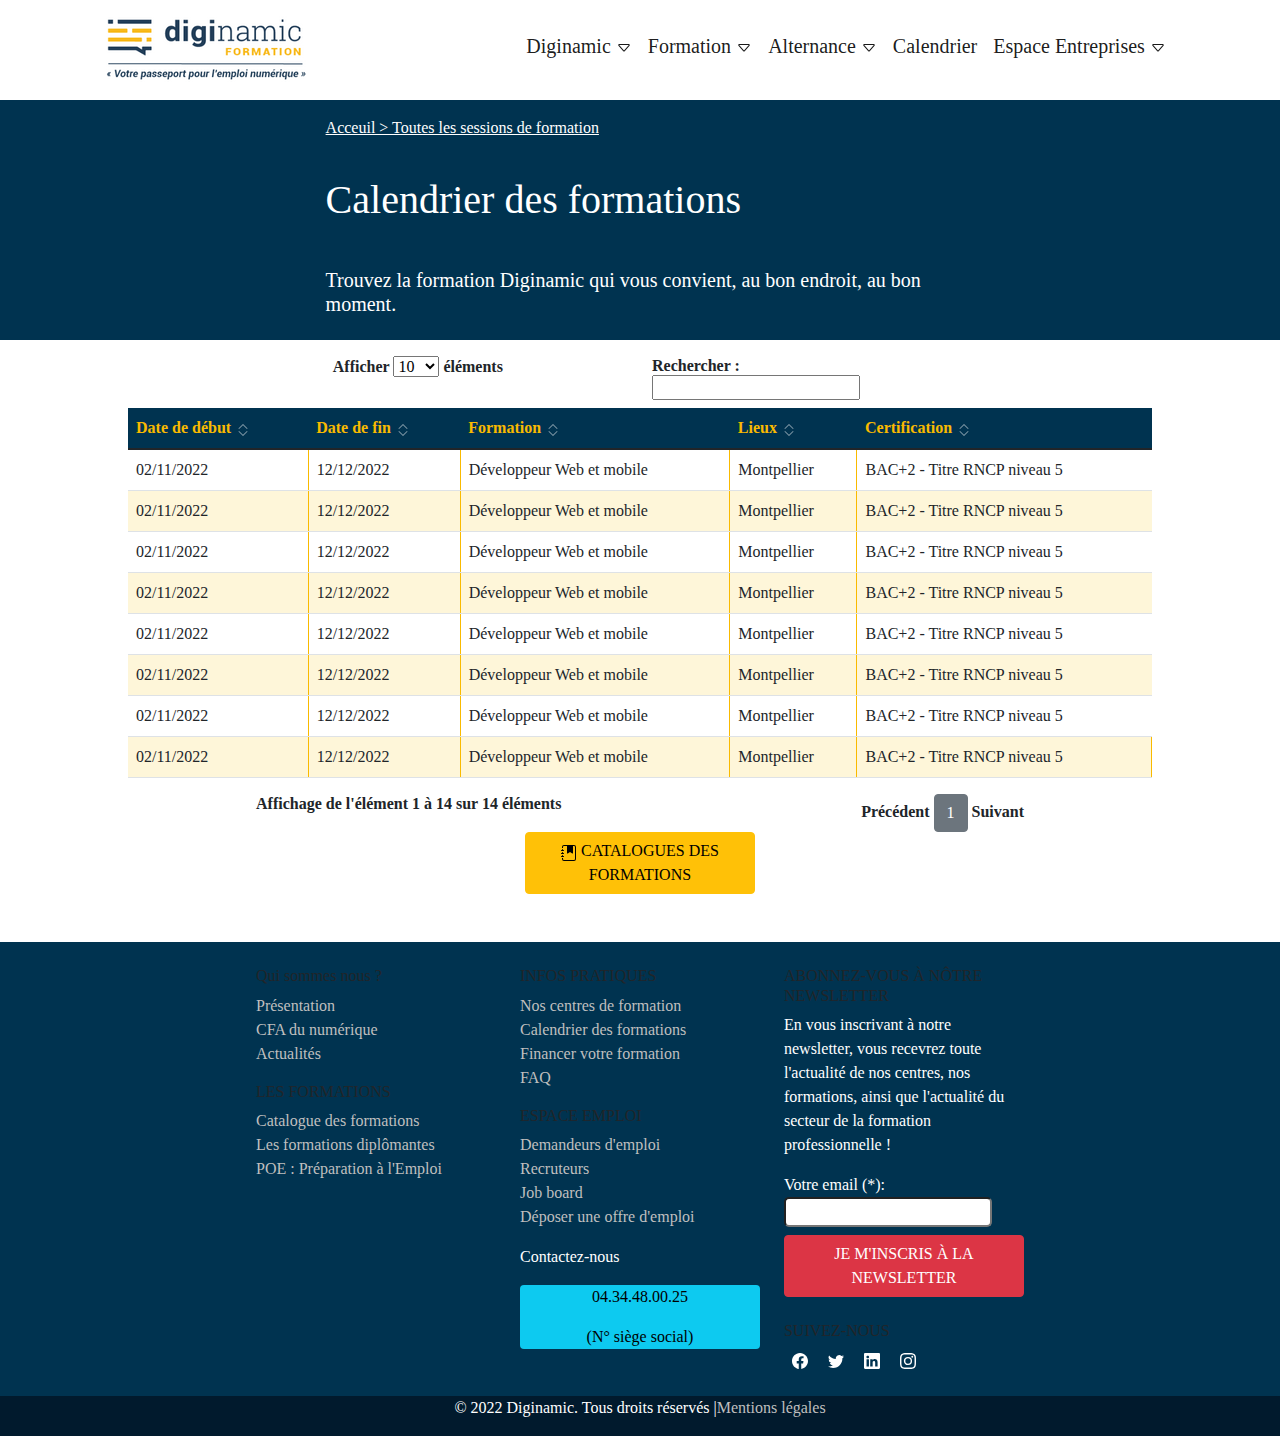
<file: Projet-SCSS/index.html>
<!DOCTYPE html>
<html lang="en">

<head>
    <meta charset="UTF-8">
    <meta http-equiv="X-UA-Compatible" content="IE=edge">
    <meta name="viewport" content="width=device-width, initial-scale=1.0">
    <title>Projet 26-06-2022</title>
    <link rel="stylesheet" href="../css/annuaire.css">
</head>

<body>
    <header class="shadow d-flex justify-content-around">
        <img src="../img/Logo-Diginamic.png" alt="Diginamic - Formation 'Votre passport pour l'emploi numérique'">
        <nav class="navbar navbar-expand-lg navbar-light">

            <button class="navbar-toggler" type="button" data-toggle="collapse" data-target="#navbarNavAltMarkup"
                aria-controls="navbarNavAltMarkup" aria-expanded="false" aria-label="Toggle navigation">
                <span class="navbar-toggler-icon"></span>
            </button>
            <div class="collapse navbar-collapse justify-content-between" id="navbarNavAltMarkup">
                <div class="navbar-nav">
                    <a class="nav-item nav-link active text-blue h5 test" href="pouce.html">Diginamic 
                        <svg
                            xmlns="http://www.w3.org/2000/svg" width="16" height="16" fill="currentColor"
                            class="bi bi-caret-down" viewBox="0 0 16 16">
                            <path
                                d="M3.204 5h9.592L8 10.481 3.204 5zm-.753.659 4.796 5.48a1 1 0 0 0 1.506 0l4.796-5.48c.566-.647.106-1.659-.753-1.659H3.204a1 1 0 0 0-.753 1.659z" />
                        </svg></a>
                    <a class="nav-item nav-link active text-blue h5" href="#">Formation 
                        <svg
                            xmlns="http://www.w3.org/2000/svg" width="16" height="16" fill="currentColor"
                            class="bi bi-caret-down" viewBox="0 0 16 16">
                            <path
                                d="M3.204 5h9.592L8 10.481 3.204 5zm-.753.659 4.796 5.48a1 1 0 0 0 1.506 0l4.796-5.48c.566-.647.106-1.659-.753-1.659H3.204a1 1 0 0 0-.753 1.659z" />
                        </svg></a>
                    <a class="nav-item nav-link active text-blue h5" href="#">Alternance 
                        <svg
                            xmlns="http://www.w3.org/2000/svg" width="16" height="16" fill="currentColor"
                            class="bi bi-caret-down" viewBox="0 0 16 16">
                            <path
                                d="M3.204 5h9.592L8 10.481 3.204 5zm-.753.659 4.796 5.48a1 1 0 0 0 1.506 0l4.796-5.48c.566-.647.106-1.659-.753-1.659H3.204a1 1 0 0 0-.753 1.659z" />
                        </svg></a>
                    <a class="nav-item nav-link active text-blue h5" href="index.html">Calendrier </a>
                    <a class="nav-item nav-link active text-blue h5" href="#">Espace Entreprises 
                        <svg
                            xmlns="http://www.w3.org/2000/svg" width="16" height="16" fill="currentColor"
                            class="bi bi-caret-down" viewBox="0 0 16 16">
                            <path
                                d="M3.204 5h9.592L8 10.481 3.204 5zm-.753.659 4.796 5.48a1 1 0 0 0 1.506 0l4.796-5.48c.566-.647.106-1.659-.753-1.659H3.204a1 1 0 0 0-.753 1.659z" />
                        </svg></a>
                </div>
            </div>
        </nav>
    </header>
    <main class="mb-5">
        <section title="Présentation" class="row background-blue py-3">
            <div class="pad-large">
                <a title="Navigation secondaire" href="#">Acceuil > Toutes les sessions de formation</a>
                <h1 class="text-white">Calendrier des formations</h1>
                <h2 class="text-white h5">Trouvez la formation Diginamic qui vous convient, au bon endroit, au bon
                    moment.</h2>
            </div>
        </section>
        <section class="pad-large mt-3 fw-bold h6 ">
            <section title="navigation tableaux " class="row">
                <div class="col">
                    <label for="Afficher le nombre d'élément dans le tableaux"
                        aria-label="Afficher le nombre d'élément dans le tableaux" class="">
                        Afficher
                        <select name="sessions_length" aria-controls="sessions" class="">
                            <option value="10">10</option>
                            <option value="25">25</option>
                            <option value="50">50</option>
                            <option value="100">100</option>
                        </select>
                        éléments
                    </label>
                </div>
                <div class="col">
                    <label for="Rechercher un élément du tableaux" class="justify-content-end">
                        Rechercher :
                        <input type="text" class="" aria-label="Rechercher">
                    </label>
                </div>
            </section>
        </section>
        <section>
            <table class="table">
                <thead class="background-blue text-yellow border-radius">
                    <tr>
                        <th class="border-right border-warning">Date de début
                            <svg class="text-white-50" xmlns="http://www.w3.org/2000/svg" width="16" height="16"
                                fill="currentColor" class="bi bi-chevron-expand" viewBox="0 0 16 16">
                                <path fill-rule="evenodd"
                                    d="M3.646 9.146a.5.5 0 0 1 .708 0L8 12.793l3.646-3.647a.5.5 0 0 1 .708.708l-4 4a.5.5 0 0 1-.708 0l-4-4a.5.5 0 0 1 0-.708zm0-2.292a.5.5 0 0 0 .708 0L8 3.207l3.646 3.647a.5.5 0 0 0 .708-.708l-4-4a.5.5 0 0 0-.708 0l-4 4a.5.5 0 0 0 0 .708z" />
                            </svg>
                        </th>
                        <th>Date de fin
                            <svg class="text-white-50" xmlns="http://www.w3.org/2000/svg" width="16" height="16"
                                fill="currentColor" class="bi bi-chevron-expand" viewBox="0 0 16 16">
                                <path fill-rule="evenodd"
                                    d="M3.646 9.146a.5.5 0 0 1 .708 0L8 12.793l3.646-3.647a.5.5 0 0 1 .708.708l-4 4a.5.5 0 0 1-.708 0l-4-4a.5.5 0 0 1 0-.708zm0-2.292a.5.5 0 0 0 .708 0L8 3.207l3.646 3.647a.5.5 0 0 0 .708-.708l-4-4a.5.5 0 0 0-.708 0l-4 4a.5.5 0 0 0 0 .708z" />
                            </svg>
                        </th>
                        <th>Formation
                            <svg class="text-white-50" xmlns="http://www.w3.org/2000/svg" width="16" height="16"
                                fill="currentColor" class="bi bi-chevron-expand" viewBox="0 0 16 16">
                                <path fill-rule="evenodd"
                                    d="M3.646 9.146a.5.5 0 0 1 .708 0L8 12.793l3.646-3.647a.5.5 0 0 1 .708.708l-4 4a.5.5 0 0 1-.708 0l-4-4a.5.5 0 0 1 0-.708zm0-2.292a.5.5 0 0 0 .708 0L8 3.207l3.646 3.647a.5.5 0 0 0 .708-.708l-4-4a.5.5 0 0 0-.708 0l-4 4a.5.5 0 0 0 0 .708z" />
                            </svg>
                        </th>
                        <th>Lieux
                            <svg class="text-white-50" xmlns="http://www.w3.org/2000/svg" width="16" height="16"
                                fill="currentColor" class="bi bi-chevron-expand" viewBox="0 0 16 16">
                                <path fill-rule="evenodd"
                                    d="M3.646 9.146a.5.5 0 0 1 .708 0L8 12.793l3.646-3.647a.5.5 0 0 1 .708.708l-4 4a.5.5 0 0 1-.708 0l-4-4a.5.5 0 0 1 0-.708zm0-2.292a.5.5 0 0 0 .708 0L8 3.207l3.646 3.647a.5.5 0 0 0 .708-.708l-4-4a.5.5 0 0 0-.708 0l-4 4a.5.5 0 0 0 0 .708z" />
                            </svg>
                        </th>
                        <th>Certification
                            <svg class="text-white-50" xmlns="http://www.w3.org/2000/svg" width="16" height="16"
                                fill="currentColor" class="bi bi-chevron-expand" viewBox="0 0 16 16">
                                <path fill-rule="evenodd"
                                    d="M3.646 9.146a.5.5 0 0 1 .708 0L8 12.793l3.646-3.647a.5.5 0 0 1 .708.708l-4 4a.5.5 0 0 1-.708 0l-4-4a.5.5 0 0 1 0-.708zm0-2.292a.5.5 0 0 0 .708 0L8 3.207l3.646 3.647a.5.5 0 0 0 .708-.708l-4-4a.5.5 0 0 0-.708 0l-4 4a.5.5 0 0 0 0 .708z" />
                            </svg>
                        </th>
                    </tr>
                </thead>
                <tbody>
                    <tr>
                        <td>02/11/2022</td>
                        <td class="table-border">12/12/2022</td>
                        <td class="table-border">Développeur Web et mobile</td>
                        <td class="table-border">Montpellier</td>
                        <td>BAC+2 - Titre RNCP niveau 5</td>
                    </tr>
                    <tr class="tr-yellow-light">
                        <td>02/11/2022</td>
                        <td class="table-border">12/12/2022</td>
                        <td class="table-border">Développeur Web et mobile</td>
                        <td class="table-border">Montpellier</td>
                        <td>BAC+2 - Titre RNCP niveau 5</td>
                    </tr>
                    <tr>
                        <td>02/11/2022</td>
                        <td class="table-border">12/12/2022</td>
                        <td class="table-border">Développeur Web et mobile</td>
                        <td class="table-border">Montpellier</td>
                        <td>BAC+2 - Titre RNCP niveau 5</td>
                    </tr>
                    <tr class="tr-yellow-light">
                        <td>02/11/2022</td>
                        <td class="table-border">12/12/2022</td>
                        <td class="table-border">Développeur Web et mobile</td>
                        <td class="table-border">Montpellier</td>
                        <td>BAC+2 - Titre RNCP niveau 5</td>
                    </tr>
                    <tr>
                        <td>02/11/2022</td>
                        <td class="table-border">12/12/2022</td>
                        <td class="table-border">Développeur Web et mobile</td>
                        <td class="table-border">Montpellier</td>
                        <td>BAC+2 - Titre RNCP niveau 5</td>
                    </tr>
                    <tr class="tr-yellow-light">
                        <td>02/11/2022</td>
                        <td class="table-border">12/12/2022</td>
                        <td class="table-border">Développeur Web et mobile</td>
                        <td class="table-border">Montpellier</td>
                        <td>BAC+2 - Titre RNCP niveau 5</td>
                    </tr>
                    <tr>
                        <td>02/11/2022</td>
                        <td class="table-border">12/12/2022</td>
                        <td class="table-border">Développeur Web et mobile</td>
                        <td class="table-border">Montpellier</td>
                        <td>BAC+2 - Titre RNCP niveau 5</td>
                    </tr>
                    <tr class="tr-yellow-light">
                        <td>02/11/2022</td>
                        <td class="table-border">12/12/2022</td>
                        <td class="table-border">Développeur Web et mobile</td>
                        <td class="table-border">Montpellier</td>
                        <td class="table-border">BAC+2 - Titre RNCP niveau 5</td>
                    </tr>
                </tbody>
            </table>
        </section>
        <section title="classification des éléments" class="pad-large mt-3 fw-bold h6 justify-content-between ">
            <div class="d-flex">
                <div class="col">
                    <p> Affichage de l'élément 1 à 14 sur 14 éléments</p>
                </div>
                <div class="col d-inherit">
                    <label for="Changer de page" class="">
                        Précédent
                        <button class="btn btn-secondary">1</button>
                        Suivant
                    </label>
                </div>
            </div>

            <button class="btn btn-warning text-uppercase hover"><svg xmlns="http://www.w3.org/2000/svg" width="16"
                    height="16" fill="currentColor" class="bi bi-journal-bookmark-fill" viewBox="0 0 16 16">
                    <path fill-rule="evenodd" d="M6 1h6v7a.5.5 0 0 1-.757.429L9 7.083 6.757 8.43A.5.5 0 0 1 6 8V1z" />
                    <path
                        d="M3 0h10a2 2 0 0 1 2 2v12a2 2 0 0 1-2 2H3a2 2 0 0 1-2-2v-1h1v1a1 1 0 0 0 1 1h10a1 1 0 0 0 1-1V2a1 1 0 0 0-1-1H3a1 1 0 0 0-1 1v1H1V2a2 2 0 0 1 2-2z" />
                    <path
                        d="M1 5v-.5a.5.5 0 0 1 1 0V5h.5a.5.5 0 0 1 0 1h-2a.5.5 0 0 1 0-1H1zm0 3v-.5a.5.5 0 0 1 1 0V8h.5a.5.5 0 0 1 0 1h-2a.5.5 0 0 1 0-1H1zm0 3v-.5a.5.5 0 0 1 1 0v.5h.5a.5.5 0 0 1 0 1h-2a.5.5 0 0 1 0-1H1z" />
                </svg> Catalogues des formations </button>

        </section>

    </main>
    <footer class="background-blue pt-4 pb-4 ">
        <section class="row">
            <div class="col-lg-4 col-sm-12">
                <article>
                    <h3 class="h6">Qui sommes nous ?
                    </h3>
                    <nav>
                        <ul>
                            <li><a href="#">Présentation</a></li>
                            <li><a href="#">CFA du numérique</a></li>
                            <li><a href="#">Actualités</a></li>
                        </ul>
                    </nav>
                </article>
                <article>
                    <h3 class="h6 text-uppercase">Les formations
                    </h3>
                    <nav>
                        <ul>
                            <li><a href="#">Catalogue des formations</a></li>
                            <li><a href="#">Les formations diplômantes</a></li>
                            <li><a href="#">POE : Préparation à l'Emploi</a></li>
                        </ul>
                    </nav>
                </article>
            </div>
            <div class="col-lg-4 col-sm-12 ">
                <article>
                    <h3 class="h6 text-uppercase">Infos pratiques</h3>
                    <nav>
                        <ul>
                            <li><a href="#">Nos centres de formation</a></li>
                            <li><a href="#">Calendrier des formations</a></li>
                            <li><a href="#">Financer votre formation</a></li>
                            <li><a href="#">FAQ</a></li>
                        </ul>
                    </nav>
                </article>
                <article>
                    <h3 class="h6 text-uppercase">Espace emploi</h3>
                    <nav>
                        <ul>
                            <li><a href="#">Demandeurs d'emploi</a></li>
                            <li><a href="#">Recruteurs</a></li>
                            <li><a href="#">Job board</a></li>
                            <li><a href="#">Déposer une offre d'emploi</a></li>
                        </ul>
                    </nav>
                </article>
                <article>
                    <p>Contactez-nous</p>
                    <div class="bg-info rounded-2 text-center">
                        <p class="text-black">04.34.48.00.25</p>
                        <p class="text-black">(N° siège social)</p>
                    </div>
                </article>
            </div>
            <div class="col-lg-4 col-sm-12">
                <article>
                    <h3 class="h6 text-uppercase">Abonnez-vous à nôtre newsletter</h3>
                    <p>En vous inscrivant à notre newsletter, vous recevrez toute l'actualité de nos centres, nos
                        formations,
                        ainsi que l'actualité du secteur de la formation professionnelle !</p>
                    <form>
                        <label class="text-white">Votre email (*):</label>
                        <input type="text">
                        <button class="btn btn-danger text-uppercase mt-2">Je m'inscris à la newsletter</button>
                    </form>
                </article>
                <article class="mt-4">
                    <h3 class="h6 text-uppercase">Suivez-nous</h3>
                    <a>
                        <svg title="twitter" class="text-white mx-2" xmlns="http://www.w3.org/2000/svg" width="16"
                            height="16" fill="currentColor" class="bi bi-facebook" viewBox="0 0 16 16">
                            <path
                                d="M16 8.049c0-4.446-3.582-8.05-8-8.05C3.58 0-.002 3.603-.002 8.05c0 4.017 2.926 7.347 6.75 7.951v-5.625h-2.03V8.05H6.75V6.275c0-2.017 1.195-3.131 3.022-3.131.876 0 1.791.157 1.791.157v1.98h-1.009c-.993 0-1.303.621-1.303 1.258v1.51h2.218l-.354 2.326H9.25V16c3.824-.604 6.75-3.934 6.75-7.951z" />
                        </svg>
                    </a>
                    <a>
                        <svg title="facebook" class="text-white mx-2" xmlns="http://www.w3.org/2000/svg" width="16"
                            height="16" fill="currentColor" class="bi bi-twitter" viewBox="0 0 16 16">
                            <path
                                d="M5.026 15c6.038 0 9.341-5.003 9.341-9.334 0-.14 0-.282-.006-.422A6.685 6.685 0 0 0 16 3.542a6.658 6.658 0 0 1-1.889.518 3.301 3.301 0 0 0 1.447-1.817 6.533 6.533 0 0 1-2.087.793A3.286 3.286 0 0 0 7.875 6.03a9.325 9.325 0 0 1-6.767-3.429 3.289 3.289 0 0 0 1.018 4.382A3.323 3.323 0 0 1 .64 6.575v.045a3.288 3.288 0 0 0 2.632 3.218 3.203 3.203 0 0 1-.865.115 3.23 3.23 0 0 1-.614-.057 3.283 3.283 0 0 0 3.067 2.277A6.588 6.588 0 0 1 .78 13.58a6.32 6.32 0 0 1-.78-.045A9.344 9.344 0 0 0 5.026 15z" />
                        </svg>
                    </a>
                    <a>
                        <svg title="instagram" class="text-white mx-2" xmlns="http://www.w3.org/2000/svg" width="16"
                            height="16" fill="currentColor" class="bi bi-linkedin" viewBox="0 0 16 16">
                            <path
                                d="M0 1.146C0 .513.526 0 1.175 0h13.65C15.474 0 16 .513 16 1.146v13.708c0 .633-.526 1.146-1.175 1.146H1.175C.526 16 0 15.487 0 14.854V1.146zm4.943 12.248V6.169H2.542v7.225h2.401zm-1.2-8.212c.837 0 1.358-.554 1.358-1.248-.015-.709-.52-1.248-1.342-1.248-.822 0-1.359.54-1.359 1.248 0 .694.521 1.248 1.327 1.248h.016zm4.908 8.212V9.359c0-.216.016-.432.08-.586.173-.431.568-.878 1.232-.878.869 0 1.216.662 1.216 1.634v3.865h2.401V9.25c0-2.22-1.184-3.252-2.764-3.252-1.274 0-1.845.7-2.165 1.193v.025h-.016a5.54 5.54 0 0 1 .016-.025V6.169h-2.4c.03.678 0 7.225 0 7.225h2.4z" />
                        </svg>
                    </a>
                    <a>
                        <svg title="linkedin" class="text-white mx-2" xmlns="http://www.w3.org/2000/svg" width="16"
                            height="16" fill="currentColor" class="bi bi-instagram" viewBox="0 0 16 16">
                            <path
                                d="M8 0C5.829 0 5.556.01 4.703.048 3.85.088 3.269.222 2.76.42a3.917 3.917 0 0 0-1.417.923A3.927 3.927 0 0 0 .42 2.76C.222 3.268.087 3.85.048 4.7.01 5.555 0 5.827 0 8.001c0 2.172.01 2.444.048 3.297.04.852.174 1.433.372 1.942.205.526.478.972.923 1.417.444.445.89.719 1.416.923.51.198 1.09.333 1.942.372C5.555 15.99 5.827 16 8 16s2.444-.01 3.298-.048c.851-.04 1.434-.174 1.943-.372a3.916 3.916 0 0 0 1.416-.923c.445-.445.718-.891.923-1.417.197-.509.332-1.09.372-1.942C15.99 10.445 16 10.173 16 8s-.01-2.445-.048-3.299c-.04-.851-.175-1.433-.372-1.941a3.926 3.926 0 0 0-.923-1.417A3.911 3.911 0 0 0 13.24.42c-.51-.198-1.092-.333-1.943-.372C10.443.01 10.172 0 7.998 0h.003zm-.717 1.442h.718c2.136 0 2.389.007 3.232.046.78.035 1.204.166 1.486.275.373.145.64.319.92.599.28.28.453.546.598.92.11.281.24.705.275 1.485.039.843.047 1.096.047 3.231s-.008 2.389-.047 3.232c-.035.78-.166 1.203-.275 1.485a2.47 2.47 0 0 1-.599.919c-.28.28-.546.453-.92.598-.28.11-.704.24-1.485.276-.843.038-1.096.047-3.232.047s-2.39-.009-3.233-.047c-.78-.036-1.203-.166-1.485-.276a2.478 2.478 0 0 1-.92-.598 2.48 2.48 0 0 1-.6-.92c-.109-.281-.24-.705-.275-1.485-.038-.843-.046-1.096-.046-3.233 0-2.136.008-2.388.046-3.231.036-.78.166-1.204.276-1.486.145-.373.319-.64.599-.92.28-.28.546-.453.92-.598.282-.11.705-.24 1.485-.276.738-.034 1.024-.044 2.515-.045v.002zm4.988 1.328a.96.96 0 1 0 0 1.92.96.96 0 0 0 0-1.92zm-4.27 1.122a4.109 4.109 0 1 0 0 8.217 4.109 4.109 0 0 0 0-8.217zm0 1.441a2.667 2.667 0 1 1 0 5.334 2.667 2.667 0 0 1 0-5.334z" />
                        </svg>
                    </a>
                </article>
            </div>
        </section>

    </footer>
    <section class="d-flex bg-mention justify-content-center" title="mentions légal">
        <p class="text-white">© 2022 Diginamic. Tous droits réservés |</p>
        <a class="link-mention" href="#">Mentions légales</a>
    </section>
</body>

</html>
</file>
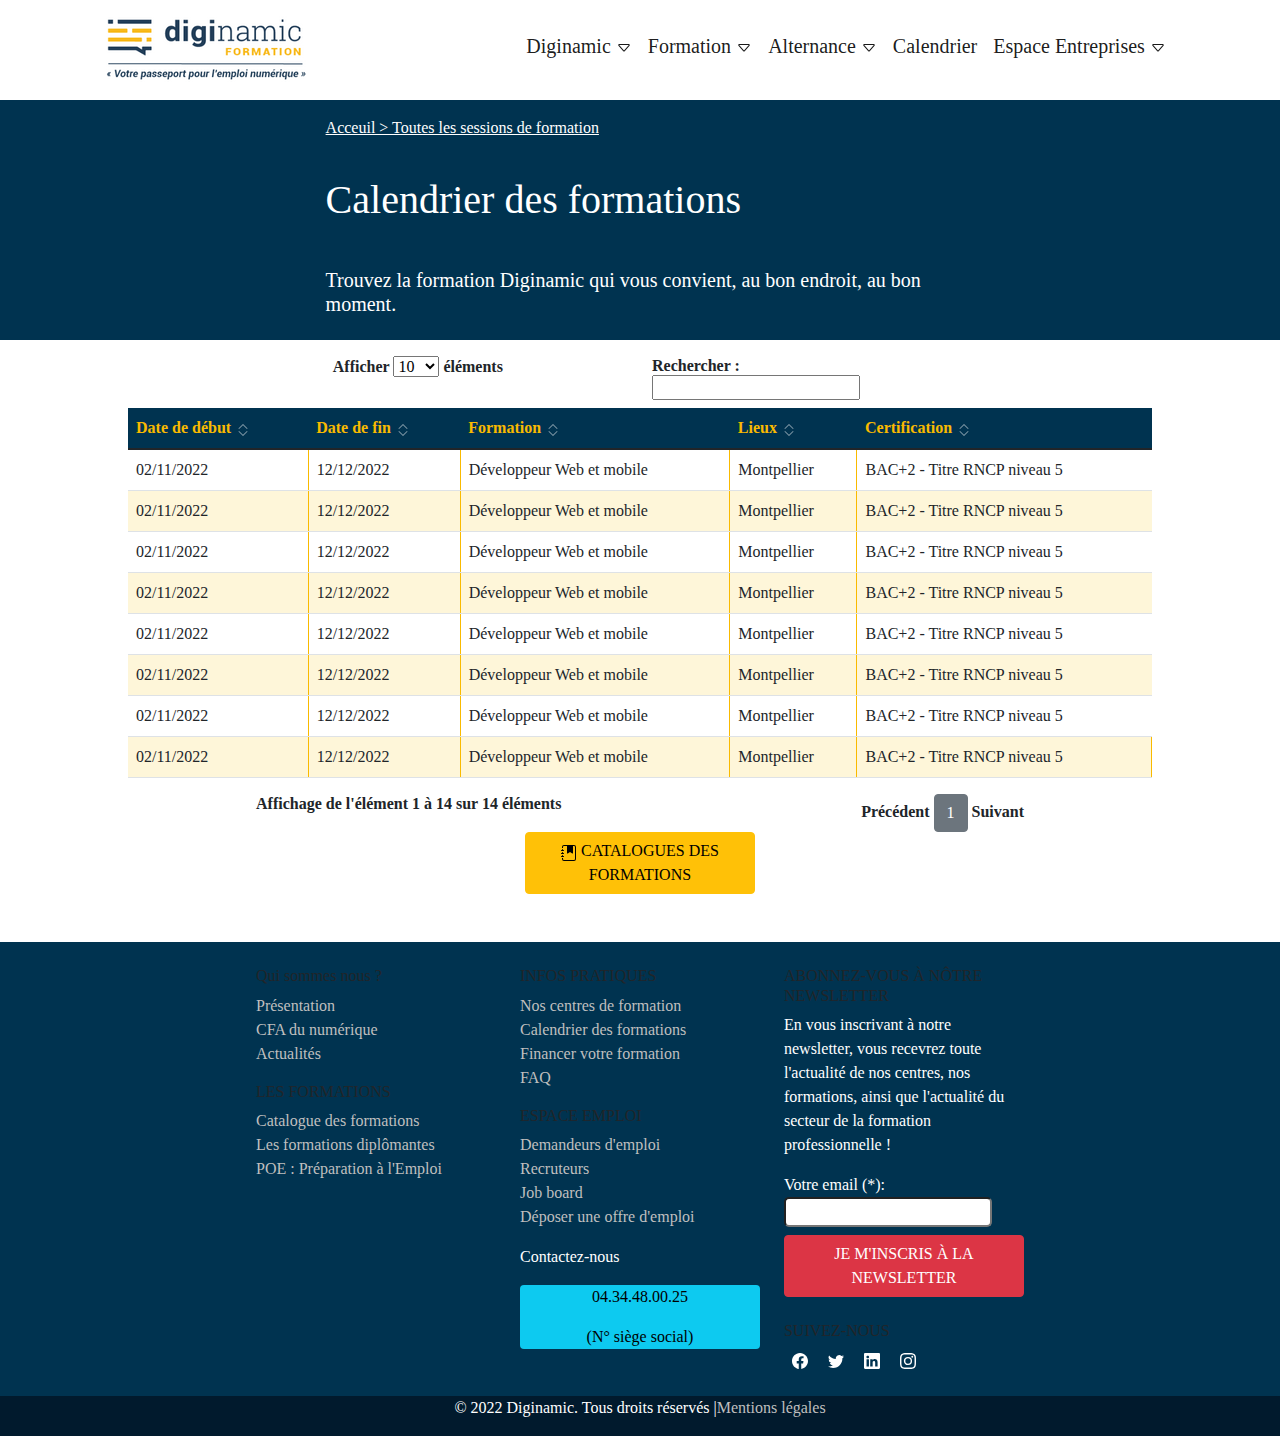
<file: Projet-SCSS/calendrier.html>
<!DOCTYPE html>
<html lang="en">

<head>
    <meta charset="UTF-8">
    <meta http-equiv="X-UA-Compatible" content="IE=edge">
    <meta name="viewport" content="width=device-width, initial-scale=1.0">
    <title>Projet 26-06-2022</title>
    <link rel="stylesheet" href="../css/annuaire.css">
</head>

<body>
    <header class="shadow d-flex justify-content-around">
        <img src="../img/Logo-Diginamic.png" alt="Diginamic - Formation 'Votre passport pour l'emploi numérique'">
        <nav class="navbar navbar-expand-lg navbar-light">

            <button class="navbar-toggler" type="button" data-toggle="collapse">
                <span class="navbar-toggler-icon"></span>
            </button>
            <div class="collapse navbar-collapse justify-content-between" id="navbarNavAltMarkup">
                <div class="navbar-nav">
                    <a class="nav-item nav-link active text-blue h5 test" href="equipe.html">Diginamic 
                        <svg
                            xmlns="http://www.w3.org/2000/svg" width="16" height="16" fill="currentColor"
                            class="bi bi-caret-down" viewBox="0 0 16 16">
                            <path
                                d="M3.204 5h9.592L8 10.481 3.204 5zm-.753.659 4.796 5.48a1 1 0 0 0 1.506 0l4.796-5.48c.566-.647.106-1.659-.753-1.659H3.204a1 1 0 0 0-.753 1.659z" />
                        </svg></a>
                    <a class="nav-item nav-link active text-blue h5" href="#">Formation 
                        <svg
                            xmlns="http://www.w3.org/2000/svg" width="16" height="16" fill="currentColor"
                            class="bi bi-caret-down" viewBox="0 0 16 16">
                            <path
                                d="M3.204 5h9.592L8 10.481 3.204 5zm-.753.659 4.796 5.48a1 1 0 0 0 1.506 0l4.796-5.48c.566-.647.106-1.659-.753-1.659H3.204a1 1 0 0 0-.753 1.659z" />
                        </svg></a>
                    <a class="nav-item nav-link active text-blue h5" href="#">Alternance 
                        <svg
                            xmlns="http://www.w3.org/2000/svg" width="16" height="16" fill="currentColor"
                            class="bi bi-caret-down" viewBox="0 0 16 16">
                            <path
                                d="M3.204 5h9.592L8 10.481 3.204 5zm-.753.659 4.796 5.48a1 1 0 0 0 1.506 0l4.796-5.48c.566-.647.106-1.659-.753-1.659H3.204a1 1 0 0 0-.753 1.659z" />
                        </svg></a>
                    <a class="nav-item nav-link active text-blue h5" href="calendrier.html">Calendrier </a>
                    <a class="nav-item nav-link active text-blue h5" href="#">Espace Entreprises 
                        <svg
                            xmlns="http://www.w3.org/2000/svg" width="16" height="16" fill="currentColor"
                            class="bi bi-caret-down" viewBox="0 0 16 16">
                            <path
                                d="M3.204 5h9.592L8 10.481 3.204 5zm-.753.659 4.796 5.48a1 1 0 0 0 1.506 0l4.796-5.48c.566-.647.106-1.659-.753-1.659H3.204a1 1 0 0 0-.753 1.659z" />
                        </svg></a>
                </div>
            </div>
        </nav>
    </header>
    <main class="mb-5">
        <section title="Présentation" class="row background-blue py-3">
            <div class="pad-large">
                <a title="Navigation secondaire" href="#">Acceuil > Toutes les sessions de formation</a>
                <h1 class="text-white">Calendrier des formations</h1>
                <h2 class="text-white h5">Trouvez la formation Diginamic qui vous convient, au bon endroit, au bon
                    moment.</h2>
            </div>
        </section>
        <section class="pad-large mt-3 fw-bold h6 ">
            <section title="navigation tableaux " class="row">
                <div class="col">
                    <label for="Afficher le nombre d'élément dans le tableaux"
                        aria-label="Afficher le nombre d'élément dans le tableaux" class="">
                        Afficher
                        <select title="liste de nombres" name="sessions_length" aria-controls="sessions">
                            <option value="10">10</option>
                            <option value="25">25</option>
                            <option value="50">50</option>
                            <option value="100">100</option>
                        </select>
                        éléments
                    </label>
                </div>
                <div class="col">
                    <label for="Rechercher un élément du tableaux" class="justify-content-end">
                        Rechercher :
                    </label>
                    <input type="text" aria-label="Rechercher">
                </div>
            </section>
        </section>
        <section>
            <table class="table" title="Tableau des prochaines sessions">
                <thead title="Entète du tableaux." class="background-blue text-yellow border-radius">
                    <tr>
                        <th class="border-right border-warning">Date de début
                            <svg class="text-white-50" xmlns="http://www.w3.org/2000/svg" width="16" height="16"
                                fill="currentColor" class="bi bi-chevron-expand" viewBox="0 0 16 16">
                                <path fill-rule="evenodd"
                                    d="M3.646 9.146a.5.5 0 0 1 .708 0L8 12.793l3.646-3.647a.5.5 0 0 1 .708.708l-4 4a.5.5 0 0 1-.708 0l-4-4a.5.5 0 0 1 0-.708zm0-2.292a.5.5 0 0 0 .708 0L8 3.207l3.646 3.647a.5.5 0 0 0 .708-.708l-4-4a.5.5 0 0 0-.708 0l-4 4a.5.5 0 0 0 0 .708z" />
                            </svg>
                        </th>
                        <th>Date de fin
                            <svg class="text-white-50" xmlns="http://www.w3.org/2000/svg" width="16" height="16"
                                fill="currentColor" class="bi bi-chevron-expand" viewBox="0 0 16 16">
                                <path fill-rule="evenodd"
                                    d="M3.646 9.146a.5.5 0 0 1 .708 0L8 12.793l3.646-3.647a.5.5 0 0 1 .708.708l-4 4a.5.5 0 0 1-.708 0l-4-4a.5.5 0 0 1 0-.708zm0-2.292a.5.5 0 0 0 .708 0L8 3.207l3.646 3.647a.5.5 0 0 0 .708-.708l-4-4a.5.5 0 0 0-.708 0l-4 4a.5.5 0 0 0 0 .708z" />
                            </svg>
                        </th>
                        <th>Formation
                            <svg class="text-white-50" xmlns="http://www.w3.org/2000/svg" width="16" height="16"
                                fill="currentColor" class="bi bi-chevron-expand" viewBox="0 0 16 16">
                                <path fill-rule="evenodd"
                                    d="M3.646 9.146a.5.5 0 0 1 .708 0L8 12.793l3.646-3.647a.5.5 0 0 1 .708.708l-4 4a.5.5 0 0 1-.708 0l-4-4a.5.5 0 0 1 0-.708zm0-2.292a.5.5 0 0 0 .708 0L8 3.207l3.646 3.647a.5.5 0 0 0 .708-.708l-4-4a.5.5 0 0 0-.708 0l-4 4a.5.5 0 0 0 0 .708z" />
                            </svg>
                        </th>
                        <th>Lieux
                            <svg class="text-white-50" xmlns="http://www.w3.org/2000/svg" width="16" height="16"
                                fill="currentColor" class="bi bi-chevron-expand" viewBox="0 0 16 16">
                                <path fill-rule="evenodd"
                                    d="M3.646 9.146a.5.5 0 0 1 .708 0L8 12.793l3.646-3.647a.5.5 0 0 1 .708.708l-4 4a.5.5 0 0 1-.708 0l-4-4a.5.5 0 0 1 0-.708zm0-2.292a.5.5 0 0 0 .708 0L8 3.207l3.646 3.647a.5.5 0 0 0 .708-.708l-4-4a.5.5 0 0 0-.708 0l-4 4a.5.5 0 0 0 0 .708z" />
                            </svg>
                        </th>
                        <th>Certification
                            <svg class="text-white-50" xmlns="http://www.w3.org/2000/svg" width="16" height="16"
                                fill="currentColor" class="bi bi-chevron-expand" viewBox="0 0 16 16">
                                <path fill-rule="evenodd"
                                    d="M3.646 9.146a.5.5 0 0 1 .708 0L8 12.793l3.646-3.647a.5.5 0 0 1 .708.708l-4 4a.5.5 0 0 1-.708 0l-4-4a.5.5 0 0 1 0-.708zm0-2.292a.5.5 0 0 0 .708 0L8 3.207l3.646 3.647a.5.5 0 0 0 .708-.708l-4-4a.5.5 0 0 0-.708 0l-4 4a.5.5 0 0 0 0 .708z" />
                            </svg>
                        </th>
                    </tr>
                </thead>
                <tbody>
                    <tr>
                        <td>02/11/2022</td>
                        <td class="table-border">12/12/2022</td>
                        <td class="table-border">Développeur Web et mobile</td>
                        <td class="table-border">Montpellier</td>
                        <td>BAC+2 - Titre RNCP niveau 5</td>
                    </tr>
                    <tr class="tr-yellow-light">
                        <td>02/11/2022</td>
                        <td class="table-border">12/12/2022</td>
                        <td class="table-border">Développeur Web et mobile</td>
                        <td class="table-border">Montpellier</td>
                        <td>BAC+2 - Titre RNCP niveau 5</td>
                    </tr>
                    <tr>
                        <td>02/11/2022</td>
                        <td class="table-border">12/12/2022</td>
                        <td class="table-border">Développeur Web et mobile</td>
                        <td class="table-border">Montpellier</td>
                        <td>BAC+2 - Titre RNCP niveau 5</td>
                    </tr>
                    <tr class="tr-yellow-light">
                        <td>02/11/2022</td>
                        <td class="table-border">12/12/2022</td>
                        <td class="table-border">Développeur Web et mobile</td>
                        <td class="table-border">Montpellier</td>
                        <td>BAC+2 - Titre RNCP niveau 5</td>
                    </tr>
                    <tr>
                        <td>02/11/2022</td>
                        <td class="table-border">12/12/2022</td>
                        <td class="table-border">Développeur Web et mobile</td>
                        <td class="table-border">Montpellier</td>
                        <td>BAC+2 - Titre RNCP niveau 5</td>
                    </tr>
                    <tr class="tr-yellow-light">
                        <td>02/11/2022</td>
                        <td class="table-border">12/12/2022</td>
                        <td class="table-border">Développeur Web et mobile</td>
                        <td class="table-border">Montpellier</td>
                        <td>BAC+2 - Titre RNCP niveau 5</td>
                    </tr>
                    <tr>
                        <td>02/11/2022</td>
                        <td class="table-border">12/12/2022</td>
                        <td class="table-border">Développeur Web et mobile</td>
                        <td class="table-border">Montpellier</td>
                        <td>BAC+2 - Titre RNCP niveau 5</td>
                    </tr>
                    <tr class="tr-yellow-light">
                        <td>02/11/2022</td>
                        <td class="table-border">12/12/2022</td>
                        <td class="table-border">Développeur Web et mobile</td>
                        <td class="table-border">Montpellier</td>
                        <td class="table-border">BAC+2 - Titre RNCP niveau 5</td>
                    </tr>
                </tbody>
            </table>
        </section>
        <section title="classification des éléments" class="pad-large mt-3 fw-bold h6 justify-content-between ">
            <div class="d-flex">
                <div class="col">
                    <p> Affichage de l'élément 1 à 14 sur 14 éléments</p>
                </div>
                <div class="col d-inherit">
                    <label for="Changer de page" class="">
                        Précédent
                        <button class="btn btn-secondary">1</button>
                        Suivant
                    </label>
                </div>
            </div>

            <button class="btn btn-warning text-uppercase hover"><svg xmlns="http://www.w3.org/2000/svg" width="16"
                    height="16" fill="currentColor" class="bi bi-journal-bookmark-fill" viewBox="0 0 16 16">
                    <path fill-rule="evenodd" d="M6 1h6v7a.5.5 0 0 1-.757.429L9 7.083 6.757 8.43A.5.5 0 0 1 6 8V1z" />
                    <path
                        d="M3 0h10a2 2 0 0 1 2 2v12a2 2 0 0 1-2 2H3a2 2 0 0 1-2-2v-1h1v1a1 1 0 0 0 1 1h10a1 1 0 0 0 1-1V2a1 1 0 0 0-1-1H3a1 1 0 0 0-1 1v1H1V2a2 2 0 0 1 2-2z" />
                    <path
                        d="M1 5v-.5a.5.5 0 0 1 1 0V5h.5a.5.5 0 0 1 0 1h-2a.5.5 0 0 1 0-1H1zm0 3v-.5a.5.5 0 0 1 1 0V8h.5a.5.5 0 0 1 0 1h-2a.5.5 0 0 1 0-1H1zm0 3v-.5a.5.5 0 0 1 1 0v.5h.5a.5.5 0 0 1 0 1h-2a.5.5 0 0 1 0-1H1z" />
                </svg> Catalogues des formations </button>

        </section>

    </main>
    <footer class="background-blue pt-4 pb-4 ">
        <section title='Navigation bas de page.' class="row">
            <div class="col-lg-4 col-sm-12">
                <article>
                    <h3 class="h6">Qui sommes nous ?
                    </h3>
                    <nav>
                        <ul>
                            <li><a href="#">Présentation</a></li>
                            <li><a href="#">CFA du numérique</a></li>
                            <li><a href="#">Actualités</a></li>
                        </ul>
                    </nav>
                </article>
                <article>
                    <h3 class="h6 text-uppercase">Les formations
                    </h3>
                    <nav>
                        <ul>
                            <li><a href="#">Catalogue des formations</a></li>
                            <li><a href="#">Les formations diplômantes</a></li>
                            <li><a href="#">POE : Préparation à l'Emploi</a></li>
                        </ul>
                    </nav>
                </article>
            </div>
            <div class="col-lg-4 col-sm-12 ">
                <article>
                    <h3 class="h6 text-uppercase">Infos pratiques</h3>
                    <nav>
                        <ul>
                            <li><a href="#">Nos centres de formation</a></li>
                            <li><a href="#">Calendrier des formations</a></li>
                            <li><a href="#">Financer votre formation</a></li>
                            <li><a href="#">FAQ</a></li>
                        </ul>
                    </nav>
                </article>
                <article>
                    <h3 class="h6 text-uppercase">Espace emploi</h3>
                    <nav>
                        <ul>
                            <li><a href="#">Demandeurs d'emploi</a></li>
                            <li><a href="#">Recruteurs</a></li>
                            <li><a href="#">Job board</a></li>
                            <li><a href="#">Déposer une offre d'emploi</a></li>
                        </ul>
                    </nav>
                </article>
                <article>
                    <p>Contactez-nous</p>
                    <div class="bg-info rounded-2 text-center">
                        <p class="text-black">04.34.48.00.25</p>
                        <p class="text-black">(N° siège social)</p>
                    </div>
                </article>
            </div>
            <div class="col-lg-4 col-sm-12">
                <article>
                    <h3 class="h6 text-uppercase">Abonnez-vous à nôtre newsletter</h3>
                    <p>En vous inscrivant à notre newsletter, vous recevrez toute l'actualité de nos centres, nos
                        formations,
                        ainsi que l'actualité du secteur de la formation professionnelle !</p>
                    <form>
                        <label class="text-white">Votre email (*):</label>
                        <input type="text">
                        <button class="btn btn-danger text-uppercase mt-2">Je m'inscris à la newsletter</button>
                    </form>
                </article>
                <article class="mt-4">
                    <h3 class="h6 text-uppercase">Suivez-nous</h3>
                    <a>
                        <svg title="twitter" class="text-white mx-2" xmlns="http://www.w3.org/2000/svg" width="16"
                            height="16" fill="currentColor" class="bi bi-facebook" viewBox="0 0 16 16">
                            <path
                                d="M16 8.049c0-4.446-3.582-8.05-8-8.05C3.58 0-.002 3.603-.002 8.05c0 4.017 2.926 7.347 6.75 7.951v-5.625h-2.03V8.05H6.75V6.275c0-2.017 1.195-3.131 3.022-3.131.876 0 1.791.157 1.791.157v1.98h-1.009c-.993 0-1.303.621-1.303 1.258v1.51h2.218l-.354 2.326H9.25V16c3.824-.604 6.75-3.934 6.75-7.951z" />
                        </svg>
                    </a>
                    <a>
                        <svg title="facebook" class="text-white mx-2" xmlns="http://www.w3.org/2000/svg" width="16"
                            height="16" fill="currentColor" class="bi bi-twitter" viewBox="0 0 16 16">
                            <path
                                d="M5.026 15c6.038 0 9.341-5.003 9.341-9.334 0-.14 0-.282-.006-.422A6.685 6.685 0 0 0 16 3.542a6.658 6.658 0 0 1-1.889.518 3.301 3.301 0 0 0 1.447-1.817 6.533 6.533 0 0 1-2.087.793A3.286 3.286 0 0 0 7.875 6.03a9.325 9.325 0 0 1-6.767-3.429 3.289 3.289 0 0 0 1.018 4.382A3.323 3.323 0 0 1 .64 6.575v.045a3.288 3.288 0 0 0 2.632 3.218 3.203 3.203 0 0 1-.865.115 3.23 3.23 0 0 1-.614-.057 3.283 3.283 0 0 0 3.067 2.277A6.588 6.588 0 0 1 .78 13.58a6.32 6.32 0 0 1-.78-.045A9.344 9.344 0 0 0 5.026 15z" />
                        </svg>
                    </a>
                    <a>
                        <svg title="instagram" class="text-white mx-2" xmlns="http://www.w3.org/2000/svg" width="16"
                            height="16" fill="currentColor" class="bi bi-linkedin" viewBox="0 0 16 16">
                            <path
                                d="M0 1.146C0 .513.526 0 1.175 0h13.65C15.474 0 16 .513 16 1.146v13.708c0 .633-.526 1.146-1.175 1.146H1.175C.526 16 0 15.487 0 14.854V1.146zm4.943 12.248V6.169H2.542v7.225h2.401zm-1.2-8.212c.837 0 1.358-.554 1.358-1.248-.015-.709-.52-1.248-1.342-1.248-.822 0-1.359.54-1.359 1.248 0 .694.521 1.248 1.327 1.248h.016zm4.908 8.212V9.359c0-.216.016-.432.08-.586.173-.431.568-.878 1.232-.878.869 0 1.216.662 1.216 1.634v3.865h2.401V9.25c0-2.22-1.184-3.252-2.764-3.252-1.274 0-1.845.7-2.165 1.193v.025h-.016a5.54 5.54 0 0 1 .016-.025V6.169h-2.4c.03.678 0 7.225 0 7.225h2.4z" />
                        </svg>
                    </a>
                    <a>
                        <svg title="linkedin" class="text-white mx-2" xmlns="http://www.w3.org/2000/svg" width="16"
                            height="16" fill="currentColor" class="bi bi-instagram" viewBox="0 0 16 16">
                            <path
                                d="M8 0C5.829 0 5.556.01 4.703.048 3.85.088 3.269.222 2.76.42a3.917 3.917 0 0 0-1.417.923A3.927 3.927 0 0 0 .42 2.76C.222 3.268.087 3.85.048 4.7.01 5.555 0 5.827 0 8.001c0 2.172.01 2.444.048 3.297.04.852.174 1.433.372 1.942.205.526.478.972.923 1.417.444.445.89.719 1.416.923.51.198 1.09.333 1.942.372C5.555 15.99 5.827 16 8 16s2.444-.01 3.298-.048c.851-.04 1.434-.174 1.943-.372a3.916 3.916 0 0 0 1.416-.923c.445-.445.718-.891.923-1.417.197-.509.332-1.09.372-1.942C15.99 10.445 16 10.173 16 8s-.01-2.445-.048-3.299c-.04-.851-.175-1.433-.372-1.941a3.926 3.926 0 0 0-.923-1.417A3.911 3.911 0 0 0 13.24.42c-.51-.198-1.092-.333-1.943-.372C10.443.01 10.172 0 7.998 0h.003zm-.717 1.442h.718c2.136 0 2.389.007 3.232.046.78.035 1.204.166 1.486.275.373.145.64.319.92.599.28.28.453.546.598.92.11.281.24.705.275 1.485.039.843.047 1.096.047 3.231s-.008 2.389-.047 3.232c-.035.78-.166 1.203-.275 1.485a2.47 2.47 0 0 1-.599.919c-.28.28-.546.453-.92.598-.28.11-.704.24-1.485.276-.843.038-1.096.047-3.232.047s-2.39-.009-3.233-.047c-.78-.036-1.203-.166-1.485-.276a2.478 2.478 0 0 1-.92-.598 2.48 2.48 0 0 1-.6-.92c-.109-.281-.24-.705-.275-1.485-.038-.843-.046-1.096-.046-3.233 0-2.136.008-2.388.046-3.231.036-.78.166-1.204.276-1.486.145-.373.319-.64.599-.92.28-.28.546-.453.92-.598.282-.11.705-.24 1.485-.276.738-.034 1.024-.044 2.515-.045v.002zm4.988 1.328a.96.96 0 1 0 0 1.92.96.96 0 0 0 0-1.92zm-4.27 1.122a4.109 4.109 0 1 0 0 8.217 4.109 4.109 0 0 0 0-8.217zm0 1.441a2.667 2.667 0 1 1 0 5.334 2.667 2.667 0 0 1 0-5.334z" />
                        </svg>
                    </a>
                </article>
            </div>
        </section>

    </footer>
    <section class="d-flex bg-mention justify-content-center" title="mentions légal">
        <p class="text-white">© 2022 Diginamic. Tous droits réservés |</p>
        <a class="link-mention" href="#">Mentions légales</a>
    </section>
</body>

</html>
</file>
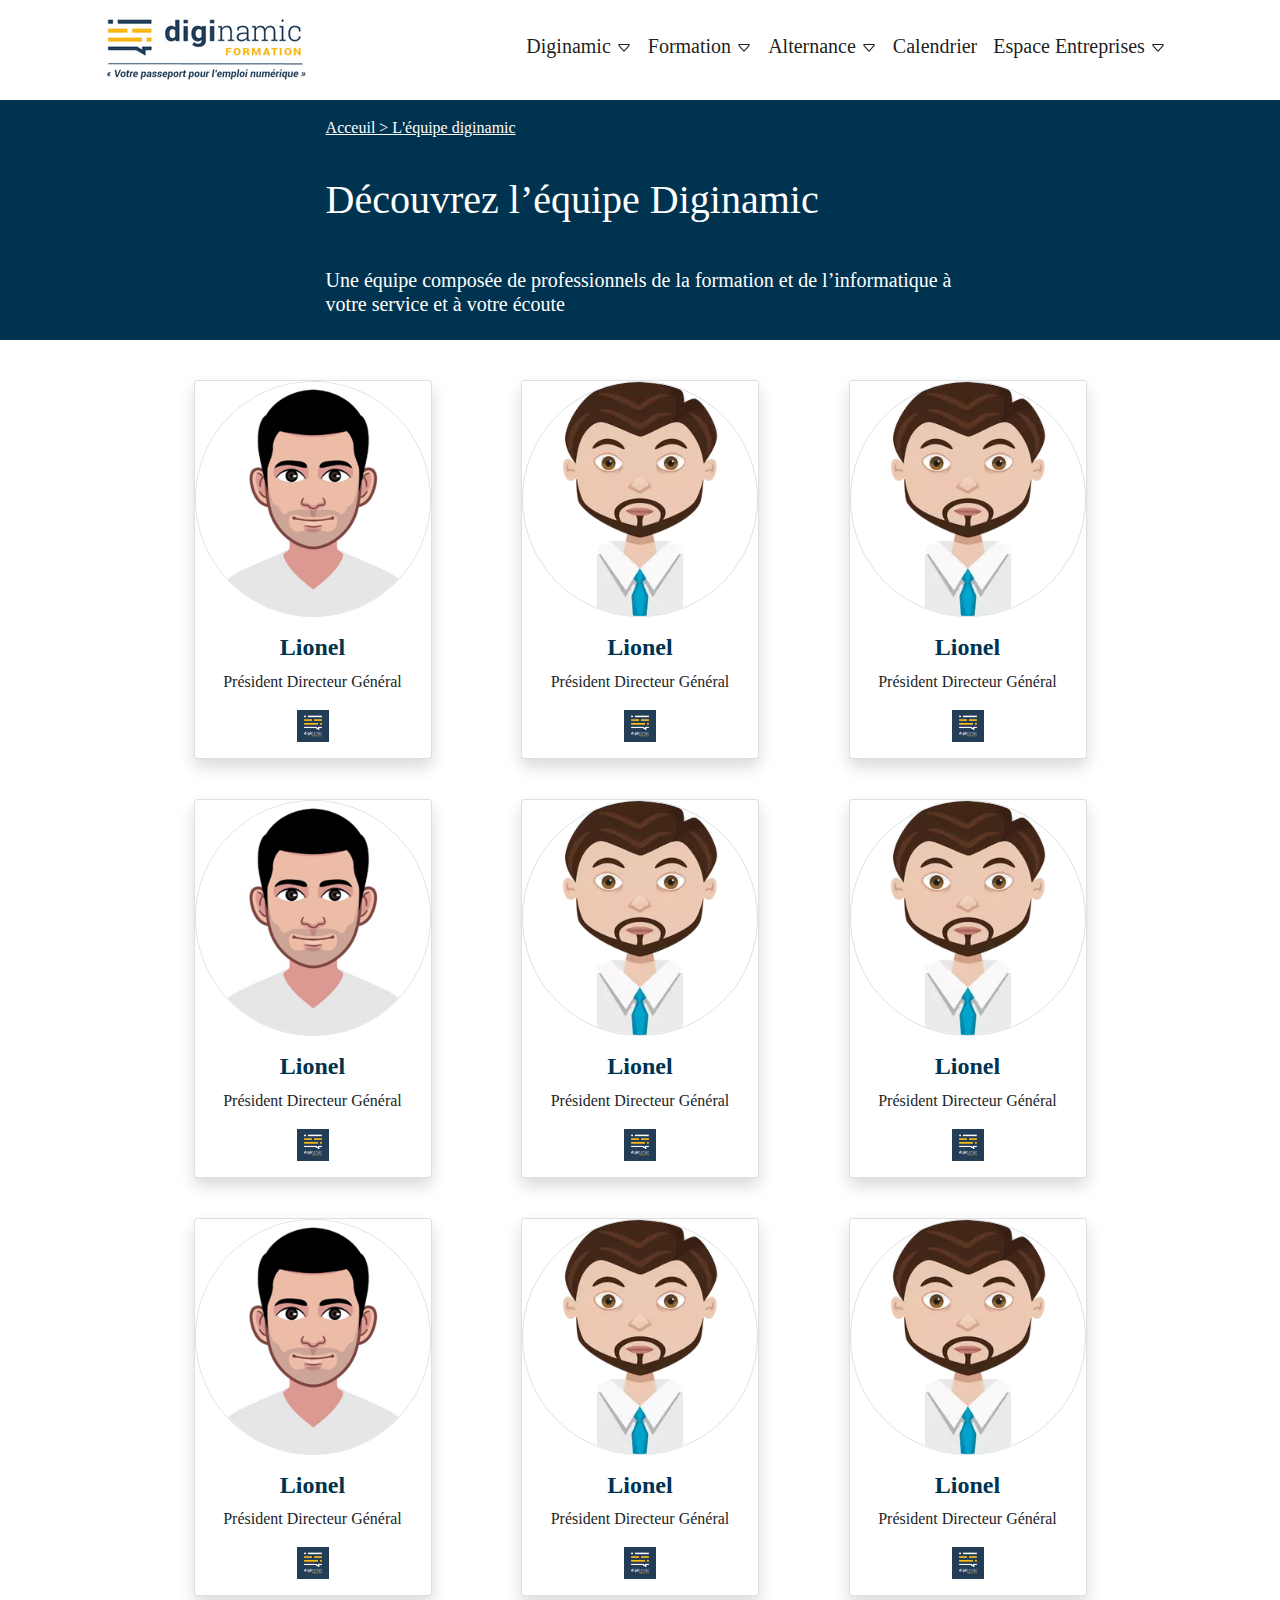
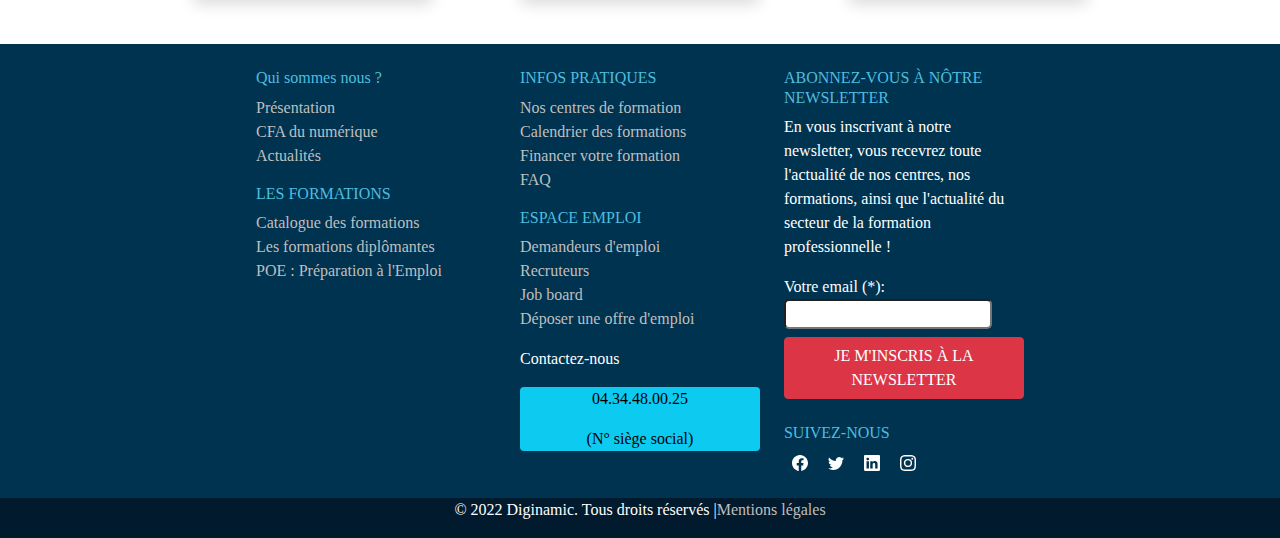
<file: Projet-SCSS/equipe.html>
<!DOCTYPE html>
<html lang="fr">
<head>
    <meta charset="UTF-8">
    <meta http-equiv="X-UA-Compatible" content="IE=edge">
    <meta name="viewport" content="width=device-width, initial-scale=1.0">
    <title>Diginamic</title>
    <link rel="stylesheet" href="../css/annuaire.css">
</head>
<body>
    <header class="shadow d-flex justify-content-around">
        <img src="../img/Logo-Diginamic.png" alt="Diginamic - Formation 'Votre passport pour l'emploi numérique'">
        <nav class="navbar navbar-expand-lg navbar-light">

            <button class="navbar-toggler" type="button" data-toggle="collapse" title="Navigation Principal">
                <span class="navbar-toggler-icon"></span>
            </button>
            <div class="collapse navbar-collapse justify-content-between" id="navbarNavAltMarkup">
                <div class="navbar-nav">
                    <a class="nav-item nav-link active text-blue h5 test" href="equipe.html">Diginamic 
                        <svg
                            xmlns="http://www.w3.org/2000/svg" width="16" height="16" fill="currentColor"
                            class="bi bi-caret-down" viewBox="0 0 16 16">
                            <path
                                d="M3.204 5h9.592L8 10.481 3.204 5zm-.753.659 4.796 5.48a1 1 0 0 0 1.506 0l4.796-5.48c.566-.647.106-1.659-.753-1.659H3.204a1 1 0 0 0-.753 1.659z" />
                        </svg></a>
                    <a class="nav-item nav-link active text-blue h5" href="#">Formation 
                        <svg
                            xmlns="http://www.w3.org/2000/svg" width="16" height="16" fill="currentColor"
                            class="bi bi-caret-down" viewBox="0 0 16 16">
                            <path
                                d="M3.204 5h9.592L8 10.481 3.204 5zm-.753.659 4.796 5.48a1 1 0 0 0 1.506 0l4.796-5.48c.566-.647.106-1.659-.753-1.659H3.204a1 1 0 0 0-.753 1.659z" />
                        </svg></a>
                    <a class="nav-item nav-link active text-blue h5" href="#">Alternance 
                        <svg
                            xmlns="http://www.w3.org/2000/svg" width="16" height="16" fill="currentColor"
                            class="bi bi-caret-down" viewBox="0 0 16 16">
                            <path
                                d="M3.204 5h9.592L8 10.481 3.204 5zm-.753.659 4.796 5.48a1 1 0 0 0 1.506 0l4.796-5.48c.566-.647.106-1.659-.753-1.659H3.204a1 1 0 0 0-.753 1.659z" />
                        </svg></a>
                    <a class="nav-item nav-link active text-blue h5" href="calendrier.html">Calendrier </a>
                    <a class="nav-item nav-link active text-blue h5" href="#">Espace Entreprises 
                        <svg
                            xmlns="http://www.w3.org/2000/svg" width="16" height="16" fill="currentColor"
                            class="bi bi-caret-down" viewBox="0 0 16 16">
                            <path
                                d="M3.204 5h9.592L8 10.481 3.204 5zm-.753.659 4.796 5.48a1 1 0 0 0 1.506 0l4.796-5.48c.566-.647.106-1.659-.753-1.659H3.204a1 1 0 0 0-.753 1.659z" />
                        </svg></a>
                </div>
            </div>
        </nav>
    </header>
    <main class="mb-5">
        <section title="Présentation" class="row background-blue py-3">
         <div class="pad-large">
               <a title="Navigation secondaire" href="#">Acceuil > L'équipe diginamic</a>
               <h1 class="text-white">Découvrez l’équipe Diginamic</h1>
               <h2 class="text-white h5">Une équipe composée de professionnels de la formation et de l’informatique à votre
                   service et à votre écoute</h2>
         </div>
        </section>
        <section title="Trombinoscope équipe diginamic" class="row justify-content-evenly mt-4 mt-sm-4">
            <article class="col-lg-3 mt-3">
                <div class="card shadow text-center">
                    <img class="card-img-top rounded-circle border-1 border" src="../img/1.png"
                        alt="Nom Prénom ( potentielle description )">
                    <div class="card-body">
                        <h3 class="h4 text-blue fw-bold">Lionel </h3>
                        <p class="card-text">Président Directeur Général</p>
                        <img class="size-logo" src="../img/diginamic.webp" alt="">
                    </div>
                </div>
            </article>
            <article class="col-lg-3 mt-3">
                <div class="card shadow text-center">
                    <img class="card-img-top rounded-circle border-1 border" src="../img/2.webp"
                        alt="Nom Prénom ( potentielle description )">
                    <div class="card-body">
                        <h3 class="h4 text-blue fw-bold">Lionel </h3>
                        <p class="card-text">Président Directeur Général</p>
                        <img class="size-logo" src="../img/diginamic.webp" alt="">
                    </div>
                </div>
            </article>
            <article class="col-lg-3 mt-3">
                <div class="card shadow text-center">
                    <img class="card-img-top rounded-circle border-1 border" src="../img/2.webp"
                        alt="Nom Prénom ( potentielle description )">
                    <div class="card-body">
                        <h3 class="h4 text-blue fw-bold">Lionel </h3>
                        <p class="card-text">Président Directeur Général</p>
                        <img class="size-logo" src="../img/diginamic.webp" alt="">
                    </div>
                </div>
            </article>
        </section>
        <section title="Trombinoscope équipe diginamic" class="row justify-content-evenly mt-4 mt-sm-4">
            <article class="col-lg-3 mt-3">
                <div class="card shadow text-center">
                    <img class="card-img-top rounded-circle border-1 border" src="../img/1.png"
                        alt="Nom Prénom ( potentielle description )">
                    <div class="card-body">
                        <h3 class="h4 text-blue fw-bold">Lionel </h3>
                        <p class="card-text">Président Directeur Général</p>
                        <img class="size-logo" src="../img/diginamic.webp" alt="">
                    </div>
                </div>
            </article>
            <article class="col-lg-3 mt-3">
                <div class="card shadow text-center">
                    <img class="card-img-top rounded-circle border-1 border" src="../img/2.webp"
                        alt="Nom Prénom ( potentielle description )">
                    <div class="card-body">
                        <h3 class="h4 text-blue fw-bold">Lionel </h3>
                        <p class="card-text">Président Directeur Général</p>
                        <img class="size-logo" src="../img/diginamic.webp" alt="">
                    </div>
                </div>
            </article>
            <article class="col-lg-3 mt-3">
                <div class="card shadow text-center">
                    <img class="card-img-top rounded-circle border-1 border" src="../img/2.webp"
                        alt="Nom Prénom ( potentielle description )">
                    <div class="card-body">
                        <h3 class="h4 text-blue fw-bold">Lionel </h3>
                        <p class="card-text">Président Directeur Général</p>
                        <img class="size-logo" src="../img/diginamic.webp" alt="">
                    </div>
                </div>
            </article>
        </section>
        <section title="Trombinoscope équipe diginamic" class="row justify-content-evenly mt-4 mt-sm-4">
            <article class="col-lg-3 mt-3">
                <div class="card shadow text-center">
                    <img class="card-img-top rounded-circle border-1 border" src="../img/1.png"
                        alt="Nom Prénom ( potentielle description )">
                    <div class="card-body">
                        <h3 class="h4 text-blue fw-bold">Lionel </h3>
                        <p class="card-text">Président Directeur Général</p>
                        <img class="size-logo" src="../img/diginamic.webp" alt="">
                    </div>
                </div>
            </article>
            <article class="col-lg-3 mt-3">
                <div class="card shadow text-center">
                    <img class="card-img-top rounded-circle border-1 border" src="../img/2.webp"
                        alt="Nom Prénom ( potentielle description )">
                    <div class="card-body">
                        <h3 class="h4 text-blue fw-bold">Lionel </h3>
                        <p class="card-text">Président Directeur Général</p>
                        <img class="size-logo" src="../img/diginamic.webp" alt="">
                    </div>
                </div>
            </article>
            <article class="col-lg-3 mt-3">
                <div class="card shadow text-center">
                    <img class="card-img-top rounded-circle border-1 border" src="../img/2.webp"
                        alt="Nom Prénom ( potentielle description )">
                    <div class="card-body">
                        <h3 class="h4 text-blue fw-bold">Lionel </h3>
                        <p class="card-text">Président Directeur Général</p>
                        <img class="size-logo" src="../img/diginamic.webp" alt="">
                    </div>
                </div>
            </article>
        </section>
    </main>
    <footer class="background-blue pt-4 pb-4 ">
        <section title="Navigation de bas de page." class="row">
            <div class="col-lg-4 col-sm-12">
                <article>
                    <h2 class="h6">Qui sommes nous ?
                    </h2>
                    <nav>
                        <ul>
                            <li><a href="#">Présentation</a></li>
                            <li><a href="#">CFA du numérique</a></li>
                            <li><a href="#">Actualités</a></li>
                        </ul>
                    </nav>
                </article>
                <article>
                    <h2 class="h6 text-uppercase">Les formations
                    </h2>
                    <nav>
                        <ul>
                            <li><a href="#">Catalogue des formations</a></li>
                            <li><a href="#">Les formations diplômantes</a></li>
                            <li><a href="#">POE : Préparation à l'Emploi</a></li>
                        </ul>
                    </nav>
                </article>
            </div>
            <div class="col-lg-4 col-sm-12 ">
                <article>
                    <h2 class="h6 text-uppercase">Infos pratiques</h2>
                    <nav>
                        <ul>
                            <li><a href="#">Nos centres de formation</a></li>
                            <li><a href="#">Calendrier des formations</a></li>
                            <li><a href="#">Financer votre formation</a></li>
                            <li><a href="#">FAQ</a></li>
                        </ul>
                    </nav>
                </article>
                <article>
                    <h2 class="h6 text-uppercase">Espace emploi</h2>
                    <nav>
                        <ul>
                            <li><a href="#">Demandeurs d'emploi</a></li>
                            <li><a href="#">Recruteurs</a></li>
                            <li><a href="#">Job board</a></li>
                            <li><a href="#">Déposer une offre d'emploi</a></li>
                        </ul>
                    </nav>
                </article>
                <article>
                    <p>Contactez-nous</p>
                    <div class="bg-info rounded-2 text-center">
                        <p class="text-black">04.34.48.00.25</p>
                        <p class="text-black">(N° siège social)</p>
                    </div>
                </article>
            </div>
            <div class="col-lg-4 col-sm-12">
                <article>
                    <h2 class="h6 text-uppercase">Abonnez-vous à nôtre newsletter</h2>
                    <p>En vous inscrivant à notre newsletter, vous recevrez toute l'actualité de nos centres, nos
                        formations,
                        ainsi que l'actualité du secteur de la formation professionnelle !</p>
                    <form>
                        <label class="text-white">Votre email (*):</label>
                        <input type="text">
                        <button class="btn btn-danger text-uppercase mt-2">Je m'inscris à la newsletter</button>
                    </form>
                </article>
                <article class="mt-4">
                    <h2 class="h6 text-uppercase">Suivez-nous</h2>
                    <a>
                        <svg title="twitter" class="text-white mx-2" xmlns="http://www.w3.org/2000/svg" width="16"
                            height="16" fill="currentColor" class="bi bi-facebook" viewBox="0 0 16 16">
                            <path
                                d="M16 8.049c0-4.446-3.582-8.05-8-8.05C3.58 0-.002 3.603-.002 8.05c0 4.017 2.926 7.347 6.75 7.951v-5.625h-2.03V8.05H6.75V6.275c0-2.017 1.195-3.131 3.022-3.131.876 0 1.791.157 1.791.157v1.98h-1.009c-.993 0-1.303.621-1.303 1.258v1.51h2.218l-.354 2.326H9.25V16c3.824-.604 6.75-3.934 6.75-7.951z" />
                        </svg>
                    </a>
                    <a>
                        <svg title="facebook" class="text-white mx-2" xmlns="http://www.w3.org/2000/svg" width="16"
                            height="16" fill="currentColor" class="bi bi-twitter" viewBox="0 0 16 16">
                            <path
                                d="M5.026 15c6.038 0 9.341-5.003 9.341-9.334 0-.14 0-.282-.006-.422A6.685 6.685 0 0 0 16 3.542a6.658 6.658 0 0 1-1.889.518 3.301 3.301 0 0 0 1.447-1.817 6.533 6.533 0 0 1-2.087.793A3.286 3.286 0 0 0 7.875 6.03a9.325 9.325 0 0 1-6.767-3.429 3.289 3.289 0 0 0 1.018 4.382A3.323 3.323 0 0 1 .64 6.575v.045a3.288 3.288 0 0 0 2.632 3.218 3.203 3.203 0 0 1-.865.115 3.23 3.23 0 0 1-.614-.057 3.283 3.283 0 0 0 3.067 2.277A6.588 6.588 0 0 1 .78 13.58a6.32 6.32 0 0 1-.78-.045A9.344 9.344 0 0 0 5.026 15z" />
                        </svg>
                    </a>
                    <a>
                        <svg title="instagram" class="text-white mx-2" xmlns="http://www.w3.org/2000/svg" width="16"
                            height="16" fill="currentColor" class="bi bi-linkedin" viewBox="0 0 16 16">
                            <path
                                d="M0 1.146C0 .513.526 0 1.175 0h13.65C15.474 0 16 .513 16 1.146v13.708c0 .633-.526 1.146-1.175 1.146H1.175C.526 16 0 15.487 0 14.854V1.146zm4.943 12.248V6.169H2.542v7.225h2.401zm-1.2-8.212c.837 0 1.358-.554 1.358-1.248-.015-.709-.52-1.248-1.342-1.248-.822 0-1.359.54-1.359 1.248 0 .694.521 1.248 1.327 1.248h.016zm4.908 8.212V9.359c0-.216.016-.432.08-.586.173-.431.568-.878 1.232-.878.869 0 1.216.662 1.216 1.634v3.865h2.401V9.25c0-2.22-1.184-3.252-2.764-3.252-1.274 0-1.845.7-2.165 1.193v.025h-.016a5.54 5.54 0 0 1 .016-.025V6.169h-2.4c.03.678 0 7.225 0 7.225h2.4z" />
                        </svg>
                    </a>
                    <a>
                        <svg title="linkedin" class="text-white mx-2" xmlns="http://www.w3.org/2000/svg" width="16"
                            height="16" fill="currentColor" class="bi bi-instagram" viewBox="0 0 16 16">
                            <path
                                d="M8 0C5.829 0 5.556.01 4.703.048 3.85.088 3.269.222 2.76.42a3.917 3.917 0 0 0-1.417.923A3.927 3.927 0 0 0 .42 2.76C.222 3.268.087 3.85.048 4.7.01 5.555 0 5.827 0 8.001c0 2.172.01 2.444.048 3.297.04.852.174 1.433.372 1.942.205.526.478.972.923 1.417.444.445.89.719 1.416.923.51.198 1.09.333 1.942.372C5.555 15.99 5.827 16 8 16s2.444-.01 3.298-.048c.851-.04 1.434-.174 1.943-.372a3.916 3.916 0 0 0 1.416-.923c.445-.445.718-.891.923-1.417.197-.509.332-1.09.372-1.942C15.99 10.445 16 10.173 16 8s-.01-2.445-.048-3.299c-.04-.851-.175-1.433-.372-1.941a3.926 3.926 0 0 0-.923-1.417A3.911 3.911 0 0 0 13.24.42c-.51-.198-1.092-.333-1.943-.372C10.443.01 10.172 0 7.998 0h.003zm-.717 1.442h.718c2.136 0 2.389.007 3.232.046.78.035 1.204.166 1.486.275.373.145.64.319.92.599.28.28.453.546.598.92.11.281.24.705.275 1.485.039.843.047 1.096.047 3.231s-.008 2.389-.047 3.232c-.035.78-.166 1.203-.275 1.485a2.47 2.47 0 0 1-.599.919c-.28.28-.546.453-.92.598-.28.11-.704.24-1.485.276-.843.038-1.096.047-3.232.047s-2.39-.009-3.233-.047c-.78-.036-1.203-.166-1.485-.276a2.478 2.478 0 0 1-.92-.598 2.48 2.48 0 0 1-.6-.92c-.109-.281-.24-.705-.275-1.485-.038-.843-.046-1.096-.046-3.233 0-2.136.008-2.388.046-3.231.036-.78.166-1.204.276-1.486.145-.373.319-.64.599-.92.28-.28.546-.453.92-.598.282-.11.705-.24 1.485-.276.738-.034 1.024-.044 2.515-.045v.002zm4.988 1.328a.96.96 0 1 0 0 1.92.96.96 0 0 0 0-1.92zm-4.27 1.122a4.109 4.109 0 1 0 0 8.217 4.109 4.109 0 0 0 0-8.217zm0 1.441a2.667 2.667 0 1 1 0 5.334 2.667 2.667 0 0 1 0-5.334z" />
                        </svg>
                    </a>
                </article>
            </div>
        </section>
    </footer>
    <section class="d-flex bg-mention justify-content-center" title="mentions légal">
        <p class="text-white">© 2022 Diginamic. Tous droits réservés |</p>
        <a class="link-mention" href="#">Mentions légales</a>
    </section>
</body>
</html>
</file>
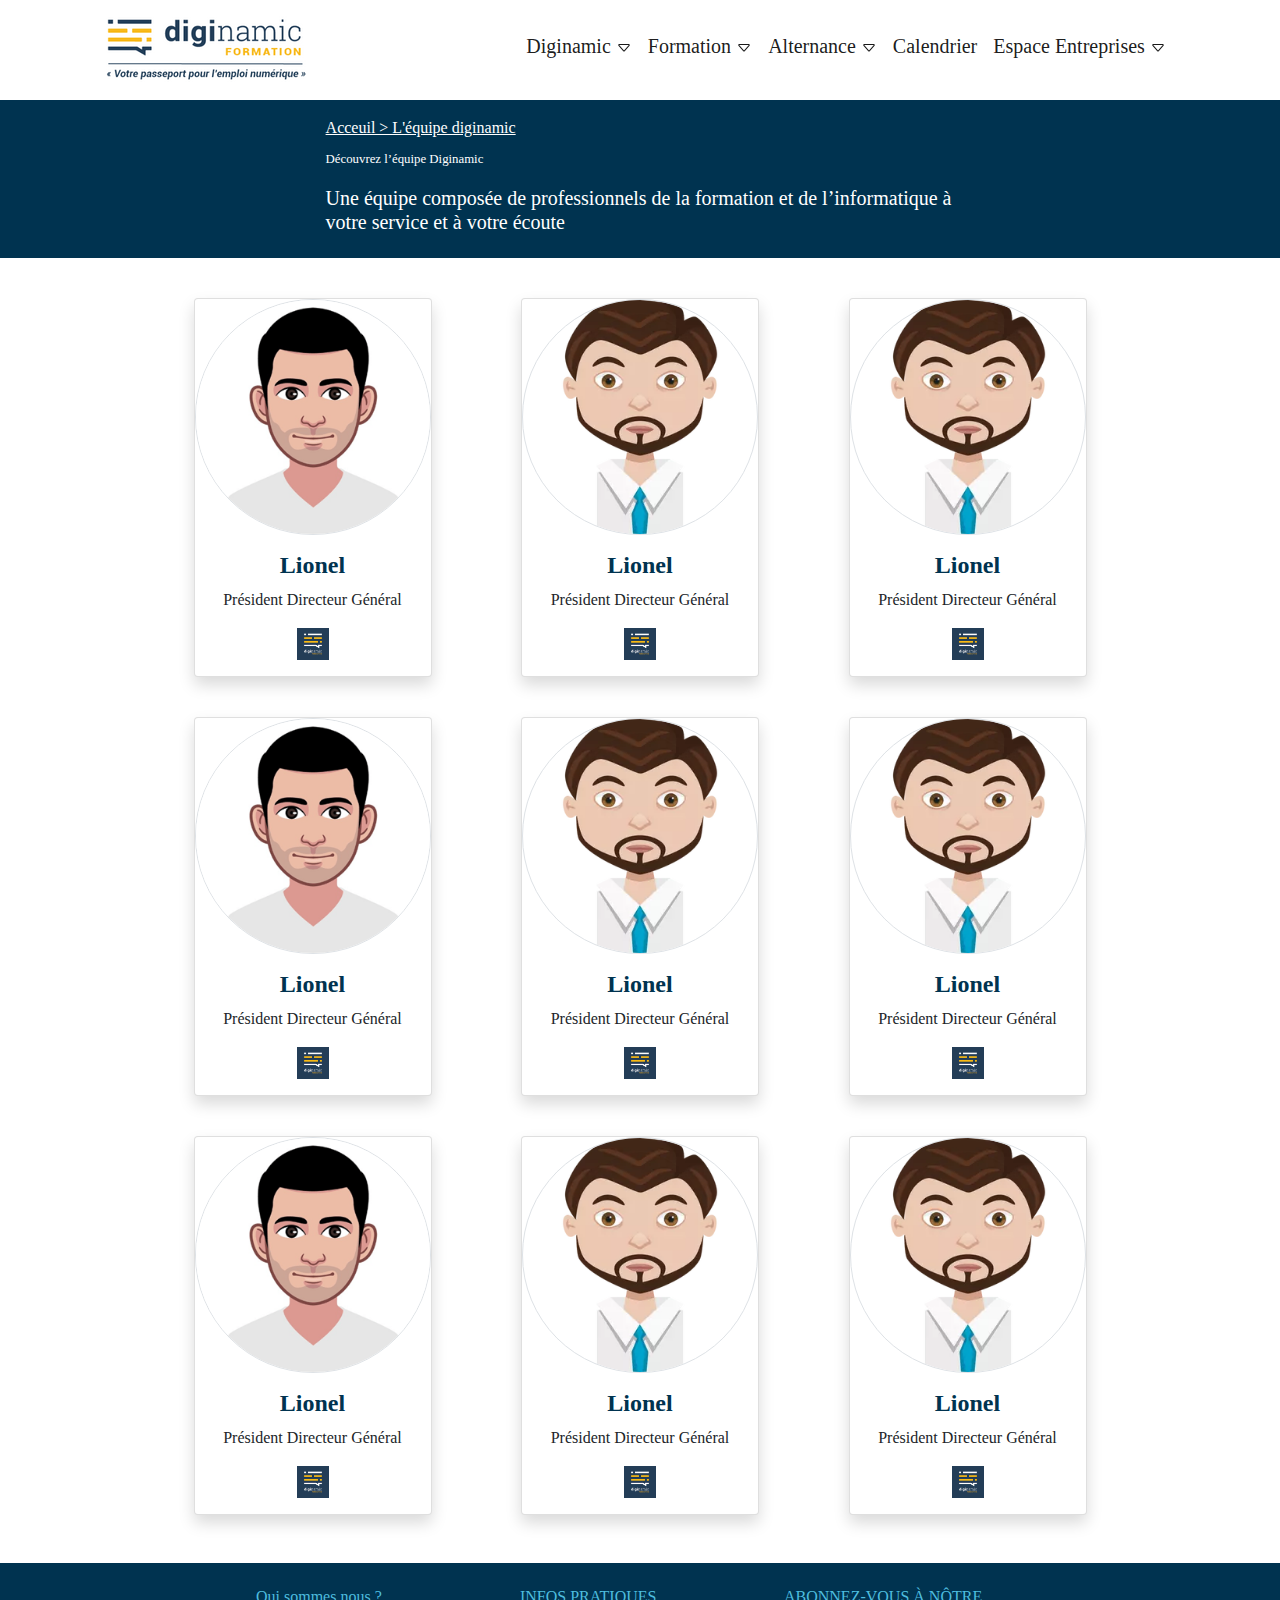
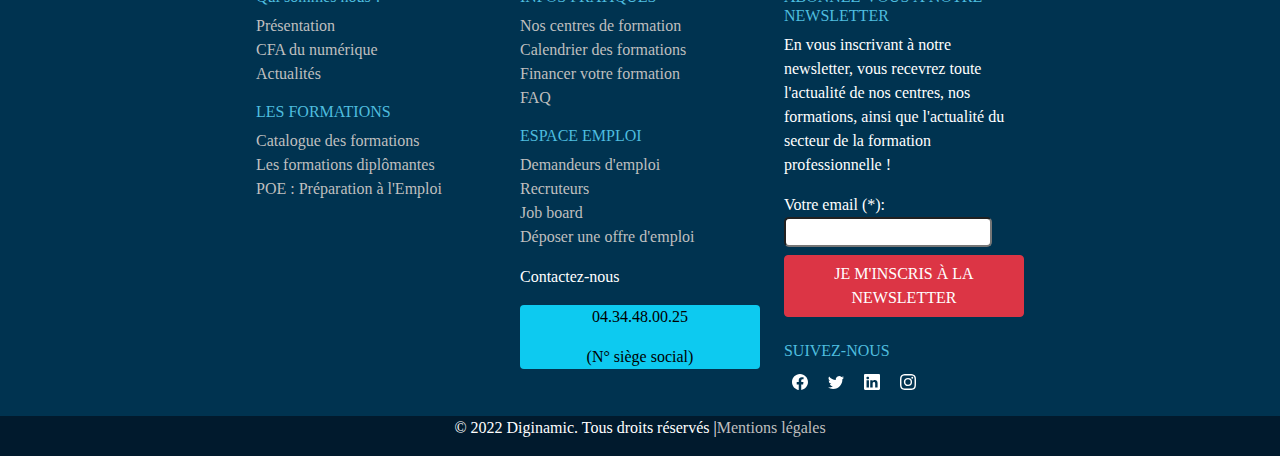
<file: Projet-SCSS/pouce.html>
<!DOCTYPE html>
<html lang="fr">
<head>
    <meta charset="UTF-8">
    <meta http-equiv="X-UA-Compatible" content="IE=edge">
    <meta name="viewport" content="width=device-width, initial-scale=1.0">
    <title>Projet 26-06-2022</title>
    <link rel="stylesheet" href="../css/annuaire.css">
</head>
<body>
    <header class="shadow d-flex justify-content-around">
        <img src="../img/Logo-Diginamic.png" alt="Diginamic - Formation 'Votre passport pour l'emploi numérique'">
        <nav class="navbar navbar-expand-lg navbar-light">

            <button class="navbar-toggler" type="button" data-toggle="collapse" data-target="#navbarNavAltMarkup"
                aria-controls="navbarNavAltMarkup" aria-expanded="false" aria-label="Toggle navigation">
                <span class="navbar-toggler-icon"></span>
            </button>
            <div class="collapse navbar-collapse justify-content-between" id="navbarNavAltMarkup">
                <div class="navbar-nav">
                    <a class="nav-item nav-link active text-blue h5 test" href="pouce.html">Diginamic 
                        <svg
                            xmlns="http://www.w3.org/2000/svg" width="16" height="16" fill="currentColor"
                            class="bi bi-caret-down" viewBox="0 0 16 16">
                            <path
                                d="M3.204 5h9.592L8 10.481 3.204 5zm-.753.659 4.796 5.48a1 1 0 0 0 1.506 0l4.796-5.48c.566-.647.106-1.659-.753-1.659H3.204a1 1 0 0 0-.753 1.659z" />
                        </svg></a>
                    <a class="nav-item nav-link active text-blue h5" href="#">Formation 
                        <svg
                            xmlns="http://www.w3.org/2000/svg" width="16" height="16" fill="currentColor"
                            class="bi bi-caret-down" viewBox="0 0 16 16">
                            <path
                                d="M3.204 5h9.592L8 10.481 3.204 5zm-.753.659 4.796 5.48a1 1 0 0 0 1.506 0l4.796-5.48c.566-.647.106-1.659-.753-1.659H3.204a1 1 0 0 0-.753 1.659z" />
                        </svg></a>
                    <a class="nav-item nav-link active text-blue h5" href="#">Alternance 
                        <svg
                            xmlns="http://www.w3.org/2000/svg" width="16" height="16" fill="currentColor"
                            class="bi bi-caret-down" viewBox="0 0 16 16">
                            <path
                                d="M3.204 5h9.592L8 10.481 3.204 5zm-.753.659 4.796 5.48a1 1 0 0 0 1.506 0l4.796-5.48c.566-.647.106-1.659-.753-1.659H3.204a1 1 0 0 0-.753 1.659z" />
                        </svg></a>
                    <a class="nav-item nav-link active text-blue h5" href="index.html">Calendrier </a>
                    <a class="nav-item nav-link active text-blue h5" href="#">Espace Entreprises 
                        <svg
                            xmlns="http://www.w3.org/2000/svg" width="16" height="16" fill="currentColor"
                            class="bi bi-caret-down" viewBox="0 0 16 16">
                            <path
                                d="M3.204 5h9.592L8 10.481 3.204 5zm-.753.659 4.796 5.48a1 1 0 0 0 1.506 0l4.796-5.48c.566-.647.106-1.659-.753-1.659H3.204a1 1 0 0 0-.753 1.659z" />
                        </svg></a>
                </div>
            </div>
        </nav>
    </header>
    <main class="mb-5">
        <section title="Présentation" class="row background-blue py-3">
         <div class="pad-large">
               <a title="Navigation secondaire" href="#">Acceuil > L'équipe diginamic</a>
               <h1 class="text-white fs-7">Découvrez l’équipe Diginamic</h1>
               <h2 class="text-white h5">Une équipe composée de professionnels de la formation et de l’informatique à votre
                   service et à votre écoute</h2>
         </div>
        </section>
        <section title="Trombinoscope équipe diginamic" class="row justify-content-evenly mt-4 mt-sm-4">
            <article class="col-lg-3 mt-3">
                <div class="card shadow text-center">
                    <img class="card-img-top rounded-circle border-1 border" src="../img/1.png"
                        alt="Nom Prénom ( potentielle description )">
                    <div class="card-body">
                        <h3 class="h4 text-blue fw-bold">Lionel </h3>
                        <p class="card-text">Président Directeur Général</p>
                        <img class="size-logo" src="../img/diginamic.webp" alt="">
                    </div>
                </div>
            </article>
            <article class="col-lg-3 mt-3">
                <div class="card shadow text-center">
                    <img class="card-img-top rounded-circle border-1 border" src="../img/2.webp"
                        alt="Nom Prénom ( potentielle description )">
                    <div class="card-body">
                        <h3 class="h4 text-blue fw-bold">Lionel </h3>
                        <p class="card-text">Président Directeur Général</p>
                        <img class="size-logo" src="../img/diginamic.webp" alt="">
                    </div>
                </div>
            </article>
            <article class="col-lg-3 mt-3">
                <div class="card shadow text-center">
                    <img class="card-img-top rounded-circle border-1 border" src="../img/2.webp"
                        alt="Nom Prénom ( potentielle description )">
                    <div class="card-body">
                        <h3 class="h4 text-blue fw-bold">Lionel </h3>
                        <p class="card-text">Président Directeur Général</p>
                        <img class="size-logo" src="../img/diginamic.webp" alt="">
                    </div>
                </div>
            </article>
        </section>
        <section title="Trombinoscope équipe diginamic" class="row justify-content-evenly mt-4 mt-sm-4">
            <article class="col-lg-3 mt-3">
                <div class="card shadow text-center">
                    <img class="card-img-top rounded-circle border-1 border" src="../img/1.png"
                        alt="Nom Prénom ( potentielle description )">
                    <div class="card-body">
                        <h3 class="h4 text-blue fw-bold">Lionel </h3>
                        <p class="card-text">Président Directeur Général</p>
                        <img class="size-logo" src="../img/diginamic.webp" alt="">
                    </div>
                </div>
            </article>
            <article class="col-lg-3 mt-3">
                <div class="card shadow text-center">
                    <img class="card-img-top rounded-circle border-1 border" src="../img/2.webp"
                        alt="Nom Prénom ( potentielle description )">
                    <div class="card-body">
                        <h3 class="h4 text-blue fw-bold">Lionel </h3>
                        <p class="card-text">Président Directeur Général</p>
                        <img class="size-logo" src="../img/diginamic.webp" alt="">
                    </div>
                </div>
            </article>
            <article class="col-lg-3 mt-3">
                <div class="card shadow text-center">
                    <img class="card-img-top rounded-circle border-1 border" src="../img/2.webp"
                        alt="Nom Prénom ( potentielle description )">
                    <div class="card-body">
                        <h3 class="h4 text-blue fw-bold">Lionel </h3>
                        <p class="card-text">Président Directeur Général</p>
                        <img class="size-logo" src="../img/diginamic.webp" alt="">
                    </div>
                </div>
            </article>
        </section>
        <section title="Trombinoscope équipe diginamic" class="row justify-content-evenly mt-4 mt-sm-4">
            <article class="col-lg-3 mt-3">
                <div class="card shadow text-center">
                    <img class="card-img-top rounded-circle border-1 border" src="../img/1.png"
                        alt="Nom Prénom ( potentielle description )">
                    <div class="card-body">
                        <h3 class="h4 text-blue fw-bold">Lionel </h3>
                        <p class="card-text">Président Directeur Général</p>
                        <img class="size-logo" src="../img/diginamic.webp" alt="">
                    </div>
                </div>
            </article>
            <article class="col-lg-3 mt-3">
                <div class="card shadow text-center">
                    <img class="card-img-top rounded-circle border-1 border" src="../img/2.webp"
                        alt="Nom Prénom ( potentielle description )">
                    <div class="card-body">
                        <h3 class="h4 text-blue fw-bold">Lionel </h3>
                        <p class="card-text">Président Directeur Général</p>
                        <img class="size-logo" src="../img/diginamic.webp" alt="">
                    </div>
                </div>
            </article>
            <article class="col-lg-3 mt-3">
                <div class="card shadow text-center">
                    <img class="card-img-top rounded-circle border-1 border" src="../img/2.webp"
                        alt="Nom Prénom ( potentielle description )">
                    <div class="card-body">
                        <h3 class="h4 text-blue fw-bold">Lionel </h3>
                        <p class="card-text">Président Directeur Général</p>
                        <img class="size-logo" src="../img/diginamic.webp" alt="">
                    </div>
                </div>
            </article>
        </section>
    </main>
    <footer class="background-blue pt-4 pb-4 ">
        <section class="row">
            <div class="col-lg-4 col-sm-12">
                <article>
                    <h2 class="h6">Qui sommes nous ?
                    </h2>
                    <nav>
                        <ul>
                            <li><a href="#">Présentation</a></li>
                            <li><a href="#">CFA du numérique</a></li>
                            <li><a href="#">Actualités</a></li>
                        </ul>
                    </nav>
                </article>
                <article>
                    <h2 class="h6 text-uppercase">Les formations
                    </h2>
                    <nav>
                        <ul>
                            <li><a href="#">Catalogue des formations</a></li>
                            <li><a href="#">Les formations diplômantes</a></li>
                            <li><a href="#">POE : Préparation à l'Emploi</a></li>
                        </ul>
                    </nav>
                </article>
            </div>
            <div class="col-lg-4 col-sm-12 ">
                <article>
                    <h2 class="h6 text-uppercase">Infos pratiques</h2>
                    <nav>
                        <ul>
                            <li><a href="#">Nos centres de formation</a></li>
                            <li><a href="#">Calendrier des formations</a></li>
                            <li><a href="#">Financer votre formation</a></li>
                            <li><a href="#">FAQ</a></li>
                        </ul>
                    </nav>
                </article>
                <article>
                    <h2 class="h6 text-uppercase">Espace emploi</h2>
                    <nav>
                        <ul>
                            <li><a href="#">Demandeurs d'emploi</a></li>
                            <li><a href="#">Recruteurs</a></li>
                            <li><a href="#">Job board</a></li>
                            <li><a href="#">Déposer une offre d'emploi</a></li>
                        </ul>
                    </nav>
                </article>
                <article>
                    <p>Contactez-nous</p>
                    <div class="bg-info rounded-2 text-center">
                        <p class="text-black">04.34.48.00.25</p>
                        <p class="text-black">(N° siège social)</p>
                    </div>
                </article>
            </div>
            <div class="col-lg-4 col-sm-12">
                <article>
                    <h2 class="h6 text-uppercase">Abonnez-vous à nôtre newsletter</h2>
                    <p>En vous inscrivant à notre newsletter, vous recevrez toute l'actualité de nos centres, nos
                        formations,
                        ainsi que l'actualité du secteur de la formation professionnelle !</p>
                    <form>
                        <label class="text-white">Votre email (*):</label>
                        <input type="text">
                        <button class="btn btn-danger text-uppercase mt-2">Je m'inscris à la newsletter</button>
                    </form>
                </article>
                <article class="mt-4">
                    <h2 class="h6 text-uppercase">Suivez-nous</h2>
                    <a>
                        <svg title="twitter" class="text-white mx-2" xmlns="http://www.w3.org/2000/svg" width="16"
                            height="16" fill="currentColor" class="bi bi-facebook" viewBox="0 0 16 16">
                            <path
                                d="M16 8.049c0-4.446-3.582-8.05-8-8.05C3.58 0-.002 3.603-.002 8.05c0 4.017 2.926 7.347 6.75 7.951v-5.625h-2.03V8.05H6.75V6.275c0-2.017 1.195-3.131 3.022-3.131.876 0 1.791.157 1.791.157v1.98h-1.009c-.993 0-1.303.621-1.303 1.258v1.51h2.218l-.354 2.326H9.25V16c3.824-.604 6.75-3.934 6.75-7.951z" />
                        </svg>
                    </a>
                    <a>
                        <svg title="facebook" class="text-white mx-2" xmlns="http://www.w3.org/2000/svg" width="16"
                            height="16" fill="currentColor" class="bi bi-twitter" viewBox="0 0 16 16">
                            <path
                                d="M5.026 15c6.038 0 9.341-5.003 9.341-9.334 0-.14 0-.282-.006-.422A6.685 6.685 0 0 0 16 3.542a6.658 6.658 0 0 1-1.889.518 3.301 3.301 0 0 0 1.447-1.817 6.533 6.533 0 0 1-2.087.793A3.286 3.286 0 0 0 7.875 6.03a9.325 9.325 0 0 1-6.767-3.429 3.289 3.289 0 0 0 1.018 4.382A3.323 3.323 0 0 1 .64 6.575v.045a3.288 3.288 0 0 0 2.632 3.218 3.203 3.203 0 0 1-.865.115 3.23 3.23 0 0 1-.614-.057 3.283 3.283 0 0 0 3.067 2.277A6.588 6.588 0 0 1 .78 13.58a6.32 6.32 0 0 1-.78-.045A9.344 9.344 0 0 0 5.026 15z" />
                        </svg>
                    </a>
                    <a>
                        <svg title="instagram" class="text-white mx-2" xmlns="http://www.w3.org/2000/svg" width="16"
                            height="16" fill="currentColor" class="bi bi-linkedin" viewBox="0 0 16 16">
                            <path
                                d="M0 1.146C0 .513.526 0 1.175 0h13.65C15.474 0 16 .513 16 1.146v13.708c0 .633-.526 1.146-1.175 1.146H1.175C.526 16 0 15.487 0 14.854V1.146zm4.943 12.248V6.169H2.542v7.225h2.401zm-1.2-8.212c.837 0 1.358-.554 1.358-1.248-.015-.709-.52-1.248-1.342-1.248-.822 0-1.359.54-1.359 1.248 0 .694.521 1.248 1.327 1.248h.016zm4.908 8.212V9.359c0-.216.016-.432.08-.586.173-.431.568-.878 1.232-.878.869 0 1.216.662 1.216 1.634v3.865h2.401V9.25c0-2.22-1.184-3.252-2.764-3.252-1.274 0-1.845.7-2.165 1.193v.025h-.016a5.54 5.54 0 0 1 .016-.025V6.169h-2.4c.03.678 0 7.225 0 7.225h2.4z" />
                        </svg>
                    </a>
                    <a>
                        <svg title="linkedin" class="text-white mx-2" xmlns="http://www.w3.org/2000/svg" width="16"
                            height="16" fill="currentColor" class="bi bi-instagram" viewBox="0 0 16 16">
                            <path
                                d="M8 0C5.829 0 5.556.01 4.703.048 3.85.088 3.269.222 2.76.42a3.917 3.917 0 0 0-1.417.923A3.927 3.927 0 0 0 .42 2.76C.222 3.268.087 3.85.048 4.7.01 5.555 0 5.827 0 8.001c0 2.172.01 2.444.048 3.297.04.852.174 1.433.372 1.942.205.526.478.972.923 1.417.444.445.89.719 1.416.923.51.198 1.09.333 1.942.372C5.555 15.99 5.827 16 8 16s2.444-.01 3.298-.048c.851-.04 1.434-.174 1.943-.372a3.916 3.916 0 0 0 1.416-.923c.445-.445.718-.891.923-1.417.197-.509.332-1.09.372-1.942C15.99 10.445 16 10.173 16 8s-.01-2.445-.048-3.299c-.04-.851-.175-1.433-.372-1.941a3.926 3.926 0 0 0-.923-1.417A3.911 3.911 0 0 0 13.24.42c-.51-.198-1.092-.333-1.943-.372C10.443.01 10.172 0 7.998 0h.003zm-.717 1.442h.718c2.136 0 2.389.007 3.232.046.78.035 1.204.166 1.486.275.373.145.64.319.92.599.28.28.453.546.598.92.11.281.24.705.275 1.485.039.843.047 1.096.047 3.231s-.008 2.389-.047 3.232c-.035.78-.166 1.203-.275 1.485a2.47 2.47 0 0 1-.599.919c-.28.28-.546.453-.92.598-.28.11-.704.24-1.485.276-.843.038-1.096.047-3.232.047s-2.39-.009-3.233-.047c-.78-.036-1.203-.166-1.485-.276a2.478 2.478 0 0 1-.92-.598 2.48 2.48 0 0 1-.6-.92c-.109-.281-.24-.705-.275-1.485-.038-.843-.046-1.096-.046-3.233 0-2.136.008-2.388.046-3.231.036-.78.166-1.204.276-1.486.145-.373.319-.64.599-.92.28-.28.546-.453.92-.598.282-.11.705-.24 1.485-.276.738-.034 1.024-.044 2.515-.045v.002zm4.988 1.328a.96.96 0 1 0 0 1.92.96.96 0 0 0 0-1.92zm-4.27 1.122a4.109 4.109 0 1 0 0 8.217 4.109 4.109 0 0 0 0-8.217zm0 1.441a2.667 2.667 0 1 1 0 5.334 2.667 2.667 0 0 1 0-5.334z" />
                        </svg>
                    </a>
                </article>
            </div>
        </section>
    </footer>
    <section class="d-flex bg-mention justify-content-center" title="mentions légal">
        <p class="text-white">© 2022 Diginamic. Tous droits réservés |</p>
        <a class="link-mention" href="#">Mentions légales</a>
    </section>
</body>
</html>
</file>
<file: css/annuaire.css>
@charset "UTF-8";
.section-title-border {
  border-bottom: 3px solid #003350;
}

.text-yellow {
  color: rgb(249, 186, 0);
}

.text-blue {
  color: #003350;
}

.background-blue {
  background-color: #003350;
}

.size-logo {
  width: 2rem !important;
  height: 2rem !important;
}

.bg-mention {
  background-color: #011a2d !important;
  padding: 0% !important;
  margin: 0% !important;
}

.link-mention {
  text-decoration: none;
  color: #bfbfbf;
}

.link-mention:hover {
  color: rgb(249, 186, 0);
}

* {
  font-family: Cambria, Cochin, Georgia, Times, "Times New Roman", serif;
}

.magie {
  visibility: hidden;
}

.pad-large {
  padding-left: 20% !important;
  padding-right: 20% !important;
}

.tr-yellow-light {
  background-color: #fef6d9;
}

.table-border {
  border-right: 1px solid #F9BA00 !important;
  border-left: 1px solid #F9BA00 !important;
}

.d-inherit {
  flex: inherit !important;
}

.hover {
  margin-left: 35%;
  margin-right: 35%;
  width: 30%;
}

.hover:hover {
  background-color: #003350 !important;
  border-color: #003350 !important;
  color: white !important;
}

.border-radius {
  border-radius: 25px !important;
}

header nav a:hover {
  color: rgb(249, 186, 0) !important;
}

main section {
  padding-right: 10% !important;
  padding-left: 10% !important;
}
main section table tbody tr:hover {
  background-color: rgb(249, 186, 0);
}
main section a {
  color: white;
  list-style-type: none;
}
main section a:hover {
  color: white;
}
main section h1, main section .h1 {
  line-height: 3em;
}

footer section {
  padding-left: 20% !important;
  padding-right: 20% !important;
}
footer section div article h2, footer section div article .h2 {
  color: #4ebddf !important;
}
footer section div article p {
  color: white;
}
footer section div article input {
  border-radius: 5px;
}
footer section div article nav ul {
  padding: 0% !important;
}
footer section div article nav ul li {
  list-style-type: none;
}
footer section div article nav ul li a {
  text-decoration: none;
  color: #bfbfbf;
}
footer section div article nav ul li a:hover {
  color: rgb(249, 186, 0);
}

/*!
 * Bootstrap v5.1.3 (https://getbootstrap.com/)
 * Copyright 2011-2021 The Bootstrap Authors
 * Copyright 2011-2021 Twitter, Inc.
 * Licensed under MIT (https://github.com/twbs/bootstrap/blob/main/LICENSE)
 */
:root {
  --bs-blue: #0d6efd;
  --bs-indigo: #6610f2;
  --bs-purple: #6f42c1;
  --bs-pink: #d63384;
  --bs-red: #dc3545;
  --bs-orange: #fd7e14;
  --bs-yellow: #ffc107;
  --bs-green: #198754;
  --bs-teal: #20c997;
  --bs-cyan: #0dcaf0;
  --bs-white: #fff;
  --bs-gray: #6c757d;
  --bs-gray-dark: #343a40;
  --bs-gray-100: #f8f9fa;
  --bs-gray-200: #e9ecef;
  --bs-gray-300: #dee2e6;
  --bs-gray-400: #ced4da;
  --bs-gray-500: #adb5bd;
  --bs-gray-600: #6c757d;
  --bs-gray-700: #495057;
  --bs-gray-800: #343a40;
  --bs-gray-900: #212529;
  --bs-primary: #0d6efd;
  --bs-secondary: #6c757d;
  --bs-success: #198754;
  --bs-info: #0dcaf0;
  --bs-warning: #ffc107;
  --bs-danger: #dc3545;
  --bs-light: #f8f9fa;
  --bs-dark: #212529;
  --bs-primary-rgb: 13, 110, 253;
  --bs-secondary-rgb: 108, 117, 125;
  --bs-success-rgb: 25, 135, 84;
  --bs-info-rgb: 13, 202, 240;
  --bs-warning-rgb: 255, 193, 7;
  --bs-danger-rgb: 220, 53, 69;
  --bs-light-rgb: 248, 249, 250;
  --bs-dark-rgb: 33, 37, 41;
  --bs-white-rgb: 255, 255, 255;
  --bs-black-rgb: 0, 0, 0;
  --bs-body-color-rgb: 33, 37, 41;
  --bs-body-bg-rgb: 255, 255, 255;
  --bs-font-sans-serif: system-ui, -apple-system, "Segoe UI", Roboto, "Helvetica Neue", Arial, "Noto Sans", "Liberation Sans", sans-serif, "Apple Color Emoji", "Segoe UI Emoji", "Segoe UI Symbol", "Noto Color Emoji";
  --bs-font-monospace: SFMono-Regular, Menlo, Monaco, Consolas, "Liberation Mono", "Courier New", monospace;
  --bs-gradient: linear-gradient(180deg, rgba(255, 255, 255, 0.15), rgba(255, 255, 255, 0));
  --bs-body-font-family: var(--bs-font-sans-serif);
  --bs-body-font-size: 1rem;
  --bs-body-font-weight: 400;
  --bs-body-line-height: 1.5;
  --bs-body-color: #212529;
  --bs-body-bg: #fff;
}

*,
*::before,
*::after {
  box-sizing: border-box;
}

@media (prefers-reduced-motion: no-preference) {
  :root {
    scroll-behavior: smooth;
  }
}

body {
  margin: 0;
  font-family: var(--bs-body-font-family);
  font-size: var(--bs-body-font-size);
  font-weight: var(--bs-body-font-weight);
  line-height: var(--bs-body-line-height);
  color: var(--bs-body-color);
  text-align: var(--bs-body-text-align);
  background-color: var(--bs-body-bg);
  -webkit-text-size-adjust: 100%;
  -webkit-tap-highlight-color: rgba(0, 0, 0, 0);
}

hr {
  margin: 1rem 0;
  color: inherit;
  background-color: currentColor;
  border: 0;
  opacity: 0.25;
}

hr:not([size]) {
  height: 1px;
}

h6, .h6, h5, .h5, h4, .h4, h3, .h3, h2, .h2, h1, .h1 {
  margin-top: 0;
  margin-bottom: 0.5rem;
  font-weight: 500;
  line-height: 1.2;
}

h1, .h1 {
  font-size: calc(1.375rem + 1.5vw);
}
@media (min-width: 1200px) {
  h1, .h1 {
    font-size: 2.5rem;
  }
}

h2, .h2 {
  font-size: calc(1.325rem + 0.9vw);
}
@media (min-width: 1200px) {
  h2, .h2 {
    font-size: 2rem;
  }
}

h3, .h3 {
  font-size: calc(1.3rem + 0.6vw);
}
@media (min-width: 1200px) {
  h3, .h3 {
    font-size: 1.75rem;
  }
}

h4, .h4 {
  font-size: calc(1.275rem + 0.3vw);
}
@media (min-width: 1200px) {
  h4, .h4 {
    font-size: 1.5rem;
  }
}

h5, .h5 {
  font-size: 1.25rem;
}

h6, .h6 {
  font-size: 1rem;
}

p {
  margin-top: 0;
  margin-bottom: 1rem;
}

abbr[title],
abbr[data-bs-original-title] {
  text-decoration: underline dotted;
  cursor: help;
  text-decoration-skip-ink: none;
}

address {
  margin-bottom: 1rem;
  font-style: normal;
  line-height: inherit;
}

ol,
ul {
  padding-left: 2rem;
}

ol,
ul,
dl {
  margin-top: 0;
  margin-bottom: 1rem;
}

ol ol,
ul ul,
ol ul,
ul ol {
  margin-bottom: 0;
}

dt {
  font-weight: 700;
}

dd {
  margin-bottom: 0.5rem;
  margin-left: 0;
}

blockquote {
  margin: 0 0 1rem;
}

b,
strong {
  font-weight: bolder;
}

small, .small {
  font-size: 0.875em;
}

mark, .mark {
  padding: 0.2em;
  background-color: #fcf8e3;
}

sub,
sup {
  position: relative;
  font-size: 0.75em;
  line-height: 0;
  vertical-align: baseline;
}

sub {
  bottom: -0.25em;
}

sup {
  top: -0.5em;
}

a {
  color: #0d6efd;
  text-decoration: underline;
}
a:hover {
  color: #0a58ca;
}

a:not([href]):not([class]), a:not([href]):not([class]):hover {
  color: inherit;
  text-decoration: none;
}

pre,
code,
kbd,
samp {
  font-family: var(--bs-font-monospace);
  font-size: 1em;
  direction: ltr /* rtl:ignore */;
  unicode-bidi: bidi-override;
}

pre {
  display: block;
  margin-top: 0;
  margin-bottom: 1rem;
  overflow: auto;
  font-size: 0.875em;
}
pre code {
  font-size: inherit;
  color: inherit;
  word-break: normal;
}

code {
  font-size: 0.875em;
  color: #d63384;
  word-wrap: break-word;
}
a > code {
  color: inherit;
}

kbd {
  padding: 0.2rem 0.4rem;
  font-size: 0.875em;
  color: #fff;
  background-color: #212529;
  border-radius: 0.2rem;
}
kbd kbd {
  padding: 0;
  font-size: 1em;
  font-weight: 700;
}

figure {
  margin: 0 0 1rem;
}

img,
svg {
  vertical-align: middle;
}

table {
  caption-side: bottom;
  border-collapse: collapse;
}

caption {
  padding-top: 0.5rem;
  padding-bottom: 0.5rem;
  color: #6c757d;
  text-align: left;
}

th {
  text-align: inherit;
  text-align: -webkit-match-parent;
}

thead,
tbody,
tfoot,
tr,
td,
th {
  border-color: inherit;
  border-style: solid;
  border-width: 0;
}

label {
  display: inline-block;
}

button {
  border-radius: 0;
}

button:focus:not(:focus-visible) {
  outline: 0;
}

input,
button,
select,
optgroup,
textarea {
  margin: 0;
  font-family: inherit;
  font-size: inherit;
  line-height: inherit;
}

button,
select {
  text-transform: none;
}

[role=button] {
  cursor: pointer;
}

select {
  word-wrap: normal;
}
select:disabled {
  opacity: 1;
}

[list]::-webkit-calendar-picker-indicator {
  display: none;
}

button,
[type=button],
[type=reset],
[type=submit] {
  -webkit-appearance: button;
}
button:not(:disabled),
[type=button]:not(:disabled),
[type=reset]:not(:disabled),
[type=submit]:not(:disabled) {
  cursor: pointer;
}

::-moz-focus-inner {
  padding: 0;
  border-style: none;
}

textarea {
  resize: vertical;
}

fieldset {
  min-width: 0;
  padding: 0;
  margin: 0;
  border: 0;
}

legend {
  float: left;
  width: 100%;
  padding: 0;
  margin-bottom: 0.5rem;
  font-size: calc(1.275rem + 0.3vw);
  line-height: inherit;
}
@media (min-width: 1200px) {
  legend {
    font-size: 1.5rem;
  }
}
legend + * {
  clear: left;
}

::-webkit-datetime-edit-fields-wrapper,
::-webkit-datetime-edit-text,
::-webkit-datetime-edit-minute,
::-webkit-datetime-edit-hour-field,
::-webkit-datetime-edit-day-field,
::-webkit-datetime-edit-month-field,
::-webkit-datetime-edit-year-field {
  padding: 0;
}

::-webkit-inner-spin-button {
  height: auto;
}

[type=search] {
  outline-offset: -2px;
  -webkit-appearance: textfield;
}

/* rtl:raw:
[type="tel"],
[type="url"],
[type="email"],
[type="number"] {
  direction: ltr;
}
*/
::-webkit-search-decoration {
  -webkit-appearance: none;
}

::-webkit-color-swatch-wrapper {
  padding: 0;
}

::file-selector-button {
  font: inherit;
}

::-webkit-file-upload-button {
  font: inherit;
  -webkit-appearance: button;
}

output {
  display: inline-block;
}

iframe {
  border: 0;
}

summary {
  display: list-item;
  cursor: pointer;
}

progress {
  vertical-align: baseline;
}

[hidden] {
  display: none !important;
}

.lead {
  font-size: 1.25rem;
  font-weight: 300;
}

.display-1 {
  font-size: calc(1.625rem + 4.5vw);
  font-weight: 300;
  line-height: 1.2;
}
@media (min-width: 1200px) {
  .display-1 {
    font-size: 5rem;
  }
}

.display-2 {
  font-size: calc(1.575rem + 3.9vw);
  font-weight: 300;
  line-height: 1.2;
}
@media (min-width: 1200px) {
  .display-2 {
    font-size: 4.5rem;
  }
}

.display-3 {
  font-size: calc(1.525rem + 3.3vw);
  font-weight: 300;
  line-height: 1.2;
}
@media (min-width: 1200px) {
  .display-3 {
    font-size: 4rem;
  }
}

.display-4 {
  font-size: calc(1.475rem + 2.7vw);
  font-weight: 300;
  line-height: 1.2;
}
@media (min-width: 1200px) {
  .display-4 {
    font-size: 3.5rem;
  }
}

.display-5 {
  font-size: calc(1.425rem + 2.1vw);
  font-weight: 300;
  line-height: 1.2;
}
@media (min-width: 1200px) {
  .display-5 {
    font-size: 3rem;
  }
}

.display-6 {
  font-size: calc(1.375rem + 1.5vw);
  font-weight: 300;
  line-height: 1.2;
}
@media (min-width: 1200px) {
  .display-6 {
    font-size: 2.5rem;
  }
}

.list-unstyled {
  padding-left: 0;
  list-style: none;
}

.list-inline {
  padding-left: 0;
  list-style: none;
}

.list-inline-item {
  display: inline-block;
}
.list-inline-item:not(:last-child) {
  margin-right: 0.5rem;
}

.initialism {
  font-size: 0.875em;
  text-transform: uppercase;
}

.blockquote {
  margin-bottom: 1rem;
  font-size: 1.25rem;
}
.blockquote > :last-child {
  margin-bottom: 0;
}

.blockquote-footer {
  margin-top: -1rem;
  margin-bottom: 1rem;
  font-size: 0.875em;
  color: #6c757d;
}
.blockquote-footer::before {
  content: "— ";
}

.img-fluid {
  max-width: 100%;
  height: auto;
}

.img-thumbnail {
  padding: 0.25rem;
  background-color: #fff;
  border: 1px solid #dee2e6;
  border-radius: 0.25rem;
  max-width: 100%;
  height: auto;
}

.figure {
  display: inline-block;
}

.figure-img {
  margin-bottom: 0.5rem;
  line-height: 1;
}

.figure-caption {
  font-size: 0.875em;
  color: #6c757d;
}

.container,
.container-fluid,
.container-xxl,
.container-xl,
.container-lg,
.container-md,
.container-sm {
  width: 100%;
  padding-right: var(--bs-gutter-x, 0.75rem);
  padding-left: var(--bs-gutter-x, 0.75rem);
  margin-right: auto;
  margin-left: auto;
}

@media (min-width: 576px) {
  .container-sm, .container {
    max-width: 540px;
  }
}
@media (min-width: 768px) {
  .container-md, .container-sm, .container {
    max-width: 720px;
  }
}
@media (min-width: 992px) {
  .container-lg, .container-md, .container-sm, .container {
    max-width: 960px;
  }
}
@media (min-width: 1200px) {
  .container-xl, .container-lg, .container-md, .container-sm, .container {
    max-width: 1140px;
  }
}
@media (min-width: 1400px) {
  .container-xxl, .container-xl, .container-lg, .container-md, .container-sm, .container {
    max-width: 1320px;
  }
}
.row {
  --bs-gutter-x: 1.5rem;
  --bs-gutter-y: 0;
  display: flex;
  flex-wrap: wrap;
  margin-top: calc(-1 * var(--bs-gutter-y));
  margin-right: calc(-0.5 * var(--bs-gutter-x));
  margin-left: calc(-0.5 * var(--bs-gutter-x));
}
.row > * {
  flex-shrink: 0;
  width: 100%;
  max-width: 100%;
  padding-right: calc(var(--bs-gutter-x) * 0.5);
  padding-left: calc(var(--bs-gutter-x) * 0.5);
  margin-top: var(--bs-gutter-y);
}

.grid {
  display: grid;
  grid-template-rows: repeat(var(--bs-rows, 1), 1fr);
  grid-template-columns: repeat(var(--bs-columns, 12), 1fr);
  gap: var(--bs-gap, 1.5rem);
}
.grid .g-col-1 {
  grid-column: auto/span 1;
}
.grid .g-col-2 {
  grid-column: auto/span 2;
}
.grid .g-col-3 {
  grid-column: auto/span 3;
}
.grid .g-col-4 {
  grid-column: auto/span 4;
}
.grid .g-col-5 {
  grid-column: auto/span 5;
}
.grid .g-col-6 {
  grid-column: auto/span 6;
}
.grid .g-col-7 {
  grid-column: auto/span 7;
}
.grid .g-col-8 {
  grid-column: auto/span 8;
}
.grid .g-col-9 {
  grid-column: auto/span 9;
}
.grid .g-col-10 {
  grid-column: auto/span 10;
}
.grid .g-col-11 {
  grid-column: auto/span 11;
}
.grid .g-col-12 {
  grid-column: auto/span 12;
}
.grid .g-start-1 {
  grid-column-start: 1;
}
.grid .g-start-2 {
  grid-column-start: 2;
}
.grid .g-start-3 {
  grid-column-start: 3;
}
.grid .g-start-4 {
  grid-column-start: 4;
}
.grid .g-start-5 {
  grid-column-start: 5;
}
.grid .g-start-6 {
  grid-column-start: 6;
}
.grid .g-start-7 {
  grid-column-start: 7;
}
.grid .g-start-8 {
  grid-column-start: 8;
}
.grid .g-start-9 {
  grid-column-start: 9;
}
.grid .g-start-10 {
  grid-column-start: 10;
}
.grid .g-start-11 {
  grid-column-start: 11;
}
@media (min-width: 576px) {
  .grid .g-col-sm-1 {
    grid-column: auto/span 1;
  }
  .grid .g-col-sm-2 {
    grid-column: auto/span 2;
  }
  .grid .g-col-sm-3 {
    grid-column: auto/span 3;
  }
  .grid .g-col-sm-4 {
    grid-column: auto/span 4;
  }
  .grid .g-col-sm-5 {
    grid-column: auto/span 5;
  }
  .grid .g-col-sm-6 {
    grid-column: auto/span 6;
  }
  .grid .g-col-sm-7 {
    grid-column: auto/span 7;
  }
  .grid .g-col-sm-8 {
    grid-column: auto/span 8;
  }
  .grid .g-col-sm-9 {
    grid-column: auto/span 9;
  }
  .grid .g-col-sm-10 {
    grid-column: auto/span 10;
  }
  .grid .g-col-sm-11 {
    grid-column: auto/span 11;
  }
  .grid .g-col-sm-12 {
    grid-column: auto/span 12;
  }
  .grid .g-start-sm-1 {
    grid-column-start: 1;
  }
  .grid .g-start-sm-2 {
    grid-column-start: 2;
  }
  .grid .g-start-sm-3 {
    grid-column-start: 3;
  }
  .grid .g-start-sm-4 {
    grid-column-start: 4;
  }
  .grid .g-start-sm-5 {
    grid-column-start: 5;
  }
  .grid .g-start-sm-6 {
    grid-column-start: 6;
  }
  .grid .g-start-sm-7 {
    grid-column-start: 7;
  }
  .grid .g-start-sm-8 {
    grid-column-start: 8;
  }
  .grid .g-start-sm-9 {
    grid-column-start: 9;
  }
  .grid .g-start-sm-10 {
    grid-column-start: 10;
  }
  .grid .g-start-sm-11 {
    grid-column-start: 11;
  }
}
@media (min-width: 768px) {
  .grid .g-col-md-1 {
    grid-column: auto/span 1;
  }
  .grid .g-col-md-2 {
    grid-column: auto/span 2;
  }
  .grid .g-col-md-3 {
    grid-column: auto/span 3;
  }
  .grid .g-col-md-4 {
    grid-column: auto/span 4;
  }
  .grid .g-col-md-5 {
    grid-column: auto/span 5;
  }
  .grid .g-col-md-6 {
    grid-column: auto/span 6;
  }
  .grid .g-col-md-7 {
    grid-column: auto/span 7;
  }
  .grid .g-col-md-8 {
    grid-column: auto/span 8;
  }
  .grid .g-col-md-9 {
    grid-column: auto/span 9;
  }
  .grid .g-col-md-10 {
    grid-column: auto/span 10;
  }
  .grid .g-col-md-11 {
    grid-column: auto/span 11;
  }
  .grid .g-col-md-12 {
    grid-column: auto/span 12;
  }
  .grid .g-start-md-1 {
    grid-column-start: 1;
  }
  .grid .g-start-md-2 {
    grid-column-start: 2;
  }
  .grid .g-start-md-3 {
    grid-column-start: 3;
  }
  .grid .g-start-md-4 {
    grid-column-start: 4;
  }
  .grid .g-start-md-5 {
    grid-column-start: 5;
  }
  .grid .g-start-md-6 {
    grid-column-start: 6;
  }
  .grid .g-start-md-7 {
    grid-column-start: 7;
  }
  .grid .g-start-md-8 {
    grid-column-start: 8;
  }
  .grid .g-start-md-9 {
    grid-column-start: 9;
  }
  .grid .g-start-md-10 {
    grid-column-start: 10;
  }
  .grid .g-start-md-11 {
    grid-column-start: 11;
  }
}
@media (min-width: 992px) {
  .grid .g-col-lg-1 {
    grid-column: auto/span 1;
  }
  .grid .g-col-lg-2 {
    grid-column: auto/span 2;
  }
  .grid .g-col-lg-3 {
    grid-column: auto/span 3;
  }
  .grid .g-col-lg-4 {
    grid-column: auto/span 4;
  }
  .grid .g-col-lg-5 {
    grid-column: auto/span 5;
  }
  .grid .g-col-lg-6 {
    grid-column: auto/span 6;
  }
  .grid .g-col-lg-7 {
    grid-column: auto/span 7;
  }
  .grid .g-col-lg-8 {
    grid-column: auto/span 8;
  }
  .grid .g-col-lg-9 {
    grid-column: auto/span 9;
  }
  .grid .g-col-lg-10 {
    grid-column: auto/span 10;
  }
  .grid .g-col-lg-11 {
    grid-column: auto/span 11;
  }
  .grid .g-col-lg-12 {
    grid-column: auto/span 12;
  }
  .grid .g-start-lg-1 {
    grid-column-start: 1;
  }
  .grid .g-start-lg-2 {
    grid-column-start: 2;
  }
  .grid .g-start-lg-3 {
    grid-column-start: 3;
  }
  .grid .g-start-lg-4 {
    grid-column-start: 4;
  }
  .grid .g-start-lg-5 {
    grid-column-start: 5;
  }
  .grid .g-start-lg-6 {
    grid-column-start: 6;
  }
  .grid .g-start-lg-7 {
    grid-column-start: 7;
  }
  .grid .g-start-lg-8 {
    grid-column-start: 8;
  }
  .grid .g-start-lg-9 {
    grid-column-start: 9;
  }
  .grid .g-start-lg-10 {
    grid-column-start: 10;
  }
  .grid .g-start-lg-11 {
    grid-column-start: 11;
  }
}
@media (min-width: 1200px) {
  .grid .g-col-xl-1 {
    grid-column: auto/span 1;
  }
  .grid .g-col-xl-2 {
    grid-column: auto/span 2;
  }
  .grid .g-col-xl-3 {
    grid-column: auto/span 3;
  }
  .grid .g-col-xl-4 {
    grid-column: auto/span 4;
  }
  .grid .g-col-xl-5 {
    grid-column: auto/span 5;
  }
  .grid .g-col-xl-6 {
    grid-column: auto/span 6;
  }
  .grid .g-col-xl-7 {
    grid-column: auto/span 7;
  }
  .grid .g-col-xl-8 {
    grid-column: auto/span 8;
  }
  .grid .g-col-xl-9 {
    grid-column: auto/span 9;
  }
  .grid .g-col-xl-10 {
    grid-column: auto/span 10;
  }
  .grid .g-col-xl-11 {
    grid-column: auto/span 11;
  }
  .grid .g-col-xl-12 {
    grid-column: auto/span 12;
  }
  .grid .g-start-xl-1 {
    grid-column-start: 1;
  }
  .grid .g-start-xl-2 {
    grid-column-start: 2;
  }
  .grid .g-start-xl-3 {
    grid-column-start: 3;
  }
  .grid .g-start-xl-4 {
    grid-column-start: 4;
  }
  .grid .g-start-xl-5 {
    grid-column-start: 5;
  }
  .grid .g-start-xl-6 {
    grid-column-start: 6;
  }
  .grid .g-start-xl-7 {
    grid-column-start: 7;
  }
  .grid .g-start-xl-8 {
    grid-column-start: 8;
  }
  .grid .g-start-xl-9 {
    grid-column-start: 9;
  }
  .grid .g-start-xl-10 {
    grid-column-start: 10;
  }
  .grid .g-start-xl-11 {
    grid-column-start: 11;
  }
}
@media (min-width: 1400px) {
  .grid .g-col-xxl-1 {
    grid-column: auto/span 1;
  }
  .grid .g-col-xxl-2 {
    grid-column: auto/span 2;
  }
  .grid .g-col-xxl-3 {
    grid-column: auto/span 3;
  }
  .grid .g-col-xxl-4 {
    grid-column: auto/span 4;
  }
  .grid .g-col-xxl-5 {
    grid-column: auto/span 5;
  }
  .grid .g-col-xxl-6 {
    grid-column: auto/span 6;
  }
  .grid .g-col-xxl-7 {
    grid-column: auto/span 7;
  }
  .grid .g-col-xxl-8 {
    grid-column: auto/span 8;
  }
  .grid .g-col-xxl-9 {
    grid-column: auto/span 9;
  }
  .grid .g-col-xxl-10 {
    grid-column: auto/span 10;
  }
  .grid .g-col-xxl-11 {
    grid-column: auto/span 11;
  }
  .grid .g-col-xxl-12 {
    grid-column: auto/span 12;
  }
  .grid .g-start-xxl-1 {
    grid-column-start: 1;
  }
  .grid .g-start-xxl-2 {
    grid-column-start: 2;
  }
  .grid .g-start-xxl-3 {
    grid-column-start: 3;
  }
  .grid .g-start-xxl-4 {
    grid-column-start: 4;
  }
  .grid .g-start-xxl-5 {
    grid-column-start: 5;
  }
  .grid .g-start-xxl-6 {
    grid-column-start: 6;
  }
  .grid .g-start-xxl-7 {
    grid-column-start: 7;
  }
  .grid .g-start-xxl-8 {
    grid-column-start: 8;
  }
  .grid .g-start-xxl-9 {
    grid-column-start: 9;
  }
  .grid .g-start-xxl-10 {
    grid-column-start: 10;
  }
  .grid .g-start-xxl-11 {
    grid-column-start: 11;
  }
}

.col {
  flex: 1 0 0%;
}

.row-cols-auto > * {
  flex: 0 0 auto;
  width: auto;
}

.row-cols-1 > * {
  flex: 0 0 auto;
  width: 100%;
}

.row-cols-2 > * {
  flex: 0 0 auto;
  width: 50%;
}

.row-cols-3 > * {
  flex: 0 0 auto;
  width: 33.3333333333%;
}

.row-cols-4 > * {
  flex: 0 0 auto;
  width: 25%;
}

.row-cols-5 > * {
  flex: 0 0 auto;
  width: 20%;
}

.row-cols-6 > * {
  flex: 0 0 auto;
  width: 16.6666666667%;
}

.col-auto {
  flex: 0 0 auto;
  width: auto;
}

.col-1 {
  flex: 0 0 auto;
  width: 8.33333333%;
}

.col-2 {
  flex: 0 0 auto;
  width: 16.66666667%;
}

.col-3 {
  flex: 0 0 auto;
  width: 25%;
}

.col-4 {
  flex: 0 0 auto;
  width: 33.33333333%;
}

.col-5 {
  flex: 0 0 auto;
  width: 41.66666667%;
}

.col-6 {
  flex: 0 0 auto;
  width: 50%;
}

.col-7 {
  flex: 0 0 auto;
  width: 58.33333333%;
}

.col-8 {
  flex: 0 0 auto;
  width: 66.66666667%;
}

.col-9 {
  flex: 0 0 auto;
  width: 75%;
}

.col-10 {
  flex: 0 0 auto;
  width: 83.33333333%;
}

.col-11 {
  flex: 0 0 auto;
  width: 91.66666667%;
}

.col-12 {
  flex: 0 0 auto;
  width: 100%;
}

.offset-1 {
  margin-left: 8.33333333%;
}

.offset-2 {
  margin-left: 16.66666667%;
}

.offset-3 {
  margin-left: 25%;
}

.offset-4 {
  margin-left: 33.33333333%;
}

.offset-5 {
  margin-left: 41.66666667%;
}

.offset-6 {
  margin-left: 50%;
}

.offset-7 {
  margin-left: 58.33333333%;
}

.offset-8 {
  margin-left: 66.66666667%;
}

.offset-9 {
  margin-left: 75%;
}

.offset-10 {
  margin-left: 83.33333333%;
}

.offset-11 {
  margin-left: 91.66666667%;
}

.g-0,
.gx-0 {
  --bs-gutter-x: 0;
}

.g-0,
.gy-0 {
  --bs-gutter-y: 0;
}

.g-1,
.gx-1 {
  --bs-gutter-x: 0.25rem;
}

.g-1,
.gy-1 {
  --bs-gutter-y: 0.25rem;
}

.g-2,
.gx-2 {
  --bs-gutter-x: 0.5rem;
}

.g-2,
.gy-2 {
  --bs-gutter-y: 0.5rem;
}

.g-3,
.gx-3 {
  --bs-gutter-x: 1rem;
}

.g-3,
.gy-3 {
  --bs-gutter-y: 1rem;
}

.g-4,
.gx-4 {
  --bs-gutter-x: 1.5rem;
}

.g-4,
.gy-4 {
  --bs-gutter-y: 1.5rem;
}

.g-5,
.gx-5 {
  --bs-gutter-x: 3rem;
}

.g-5,
.gy-5 {
  --bs-gutter-y: 3rem;
}

@media (min-width: 576px) {
  .col-sm {
    flex: 1 0 0%;
  }
  .row-cols-sm-auto > * {
    flex: 0 0 auto;
    width: auto;
  }
  .row-cols-sm-1 > * {
    flex: 0 0 auto;
    width: 100%;
  }
  .row-cols-sm-2 > * {
    flex: 0 0 auto;
    width: 50%;
  }
  .row-cols-sm-3 > * {
    flex: 0 0 auto;
    width: 33.3333333333%;
  }
  .row-cols-sm-4 > * {
    flex: 0 0 auto;
    width: 25%;
  }
  .row-cols-sm-5 > * {
    flex: 0 0 auto;
    width: 20%;
  }
  .row-cols-sm-6 > * {
    flex: 0 0 auto;
    width: 16.6666666667%;
  }
  .col-sm-auto {
    flex: 0 0 auto;
    width: auto;
  }
  .col-sm-1 {
    flex: 0 0 auto;
    width: 8.33333333%;
  }
  .col-sm-2 {
    flex: 0 0 auto;
    width: 16.66666667%;
  }
  .col-sm-3 {
    flex: 0 0 auto;
    width: 25%;
  }
  .col-sm-4 {
    flex: 0 0 auto;
    width: 33.33333333%;
  }
  .col-sm-5 {
    flex: 0 0 auto;
    width: 41.66666667%;
  }
  .col-sm-6 {
    flex: 0 0 auto;
    width: 50%;
  }
  .col-sm-7 {
    flex: 0 0 auto;
    width: 58.33333333%;
  }
  .col-sm-8 {
    flex: 0 0 auto;
    width: 66.66666667%;
  }
  .col-sm-9 {
    flex: 0 0 auto;
    width: 75%;
  }
  .col-sm-10 {
    flex: 0 0 auto;
    width: 83.33333333%;
  }
  .col-sm-11 {
    flex: 0 0 auto;
    width: 91.66666667%;
  }
  .col-sm-12 {
    flex: 0 0 auto;
    width: 100%;
  }
  .offset-sm-0 {
    margin-left: 0;
  }
  .offset-sm-1 {
    margin-left: 8.33333333%;
  }
  .offset-sm-2 {
    margin-left: 16.66666667%;
  }
  .offset-sm-3 {
    margin-left: 25%;
  }
  .offset-sm-4 {
    margin-left: 33.33333333%;
  }
  .offset-sm-5 {
    margin-left: 41.66666667%;
  }
  .offset-sm-6 {
    margin-left: 50%;
  }
  .offset-sm-7 {
    margin-left: 58.33333333%;
  }
  .offset-sm-8 {
    margin-left: 66.66666667%;
  }
  .offset-sm-9 {
    margin-left: 75%;
  }
  .offset-sm-10 {
    margin-left: 83.33333333%;
  }
  .offset-sm-11 {
    margin-left: 91.66666667%;
  }
  .g-sm-0,
.gx-sm-0 {
    --bs-gutter-x: 0;
  }
  .g-sm-0,
.gy-sm-0 {
    --bs-gutter-y: 0;
  }
  .g-sm-1,
.gx-sm-1 {
    --bs-gutter-x: 0.25rem;
  }
  .g-sm-1,
.gy-sm-1 {
    --bs-gutter-y: 0.25rem;
  }
  .g-sm-2,
.gx-sm-2 {
    --bs-gutter-x: 0.5rem;
  }
  .g-sm-2,
.gy-sm-2 {
    --bs-gutter-y: 0.5rem;
  }
  .g-sm-3,
.gx-sm-3 {
    --bs-gutter-x: 1rem;
  }
  .g-sm-3,
.gy-sm-3 {
    --bs-gutter-y: 1rem;
  }
  .g-sm-4,
.gx-sm-4 {
    --bs-gutter-x: 1.5rem;
  }
  .g-sm-4,
.gy-sm-4 {
    --bs-gutter-y: 1.5rem;
  }
  .g-sm-5,
.gx-sm-5 {
    --bs-gutter-x: 3rem;
  }
  .g-sm-5,
.gy-sm-5 {
    --bs-gutter-y: 3rem;
  }
}
@media (min-width: 768px) {
  .col-md {
    flex: 1 0 0%;
  }
  .row-cols-md-auto > * {
    flex: 0 0 auto;
    width: auto;
  }
  .row-cols-md-1 > * {
    flex: 0 0 auto;
    width: 100%;
  }
  .row-cols-md-2 > * {
    flex: 0 0 auto;
    width: 50%;
  }
  .row-cols-md-3 > * {
    flex: 0 0 auto;
    width: 33.3333333333%;
  }
  .row-cols-md-4 > * {
    flex: 0 0 auto;
    width: 25%;
  }
  .row-cols-md-5 > * {
    flex: 0 0 auto;
    width: 20%;
  }
  .row-cols-md-6 > * {
    flex: 0 0 auto;
    width: 16.6666666667%;
  }
  .col-md-auto {
    flex: 0 0 auto;
    width: auto;
  }
  .col-md-1 {
    flex: 0 0 auto;
    width: 8.33333333%;
  }
  .col-md-2 {
    flex: 0 0 auto;
    width: 16.66666667%;
  }
  .col-md-3 {
    flex: 0 0 auto;
    width: 25%;
  }
  .col-md-4 {
    flex: 0 0 auto;
    width: 33.33333333%;
  }
  .col-md-5 {
    flex: 0 0 auto;
    width: 41.66666667%;
  }
  .col-md-6 {
    flex: 0 0 auto;
    width: 50%;
  }
  .col-md-7 {
    flex: 0 0 auto;
    width: 58.33333333%;
  }
  .col-md-8 {
    flex: 0 0 auto;
    width: 66.66666667%;
  }
  .col-md-9 {
    flex: 0 0 auto;
    width: 75%;
  }
  .col-md-10 {
    flex: 0 0 auto;
    width: 83.33333333%;
  }
  .col-md-11 {
    flex: 0 0 auto;
    width: 91.66666667%;
  }
  .col-md-12 {
    flex: 0 0 auto;
    width: 100%;
  }
  .offset-md-0 {
    margin-left: 0;
  }
  .offset-md-1 {
    margin-left: 8.33333333%;
  }
  .offset-md-2 {
    margin-left: 16.66666667%;
  }
  .offset-md-3 {
    margin-left: 25%;
  }
  .offset-md-4 {
    margin-left: 33.33333333%;
  }
  .offset-md-5 {
    margin-left: 41.66666667%;
  }
  .offset-md-6 {
    margin-left: 50%;
  }
  .offset-md-7 {
    margin-left: 58.33333333%;
  }
  .offset-md-8 {
    margin-left: 66.66666667%;
  }
  .offset-md-9 {
    margin-left: 75%;
  }
  .offset-md-10 {
    margin-left: 83.33333333%;
  }
  .offset-md-11 {
    margin-left: 91.66666667%;
  }
  .g-md-0,
.gx-md-0 {
    --bs-gutter-x: 0;
  }
  .g-md-0,
.gy-md-0 {
    --bs-gutter-y: 0;
  }
  .g-md-1,
.gx-md-1 {
    --bs-gutter-x: 0.25rem;
  }
  .g-md-1,
.gy-md-1 {
    --bs-gutter-y: 0.25rem;
  }
  .g-md-2,
.gx-md-2 {
    --bs-gutter-x: 0.5rem;
  }
  .g-md-2,
.gy-md-2 {
    --bs-gutter-y: 0.5rem;
  }
  .g-md-3,
.gx-md-3 {
    --bs-gutter-x: 1rem;
  }
  .g-md-3,
.gy-md-3 {
    --bs-gutter-y: 1rem;
  }
  .g-md-4,
.gx-md-4 {
    --bs-gutter-x: 1.5rem;
  }
  .g-md-4,
.gy-md-4 {
    --bs-gutter-y: 1.5rem;
  }
  .g-md-5,
.gx-md-5 {
    --bs-gutter-x: 3rem;
  }
  .g-md-5,
.gy-md-5 {
    --bs-gutter-y: 3rem;
  }
}
@media (min-width: 992px) {
  .col-lg {
    flex: 1 0 0%;
  }
  .row-cols-lg-auto > * {
    flex: 0 0 auto;
    width: auto;
  }
  .row-cols-lg-1 > * {
    flex: 0 0 auto;
    width: 100%;
  }
  .row-cols-lg-2 > * {
    flex: 0 0 auto;
    width: 50%;
  }
  .row-cols-lg-3 > * {
    flex: 0 0 auto;
    width: 33.3333333333%;
  }
  .row-cols-lg-4 > * {
    flex: 0 0 auto;
    width: 25%;
  }
  .row-cols-lg-5 > * {
    flex: 0 0 auto;
    width: 20%;
  }
  .row-cols-lg-6 > * {
    flex: 0 0 auto;
    width: 16.6666666667%;
  }
  .col-lg-auto {
    flex: 0 0 auto;
    width: auto;
  }
  .col-lg-1 {
    flex: 0 0 auto;
    width: 8.33333333%;
  }
  .col-lg-2 {
    flex: 0 0 auto;
    width: 16.66666667%;
  }
  .col-lg-3 {
    flex: 0 0 auto;
    width: 25%;
  }
  .col-lg-4 {
    flex: 0 0 auto;
    width: 33.33333333%;
  }
  .col-lg-5 {
    flex: 0 0 auto;
    width: 41.66666667%;
  }
  .col-lg-6 {
    flex: 0 0 auto;
    width: 50%;
  }
  .col-lg-7 {
    flex: 0 0 auto;
    width: 58.33333333%;
  }
  .col-lg-8 {
    flex: 0 0 auto;
    width: 66.66666667%;
  }
  .col-lg-9 {
    flex: 0 0 auto;
    width: 75%;
  }
  .col-lg-10 {
    flex: 0 0 auto;
    width: 83.33333333%;
  }
  .col-lg-11 {
    flex: 0 0 auto;
    width: 91.66666667%;
  }
  .col-lg-12 {
    flex: 0 0 auto;
    width: 100%;
  }
  .offset-lg-0 {
    margin-left: 0;
  }
  .offset-lg-1 {
    margin-left: 8.33333333%;
  }
  .offset-lg-2 {
    margin-left: 16.66666667%;
  }
  .offset-lg-3 {
    margin-left: 25%;
  }
  .offset-lg-4 {
    margin-left: 33.33333333%;
  }
  .offset-lg-5 {
    margin-left: 41.66666667%;
  }
  .offset-lg-6 {
    margin-left: 50%;
  }
  .offset-lg-7 {
    margin-left: 58.33333333%;
  }
  .offset-lg-8 {
    margin-left: 66.66666667%;
  }
  .offset-lg-9 {
    margin-left: 75%;
  }
  .offset-lg-10 {
    margin-left: 83.33333333%;
  }
  .offset-lg-11 {
    margin-left: 91.66666667%;
  }
  .g-lg-0,
.gx-lg-0 {
    --bs-gutter-x: 0;
  }
  .g-lg-0,
.gy-lg-0 {
    --bs-gutter-y: 0;
  }
  .g-lg-1,
.gx-lg-1 {
    --bs-gutter-x: 0.25rem;
  }
  .g-lg-1,
.gy-lg-1 {
    --bs-gutter-y: 0.25rem;
  }
  .g-lg-2,
.gx-lg-2 {
    --bs-gutter-x: 0.5rem;
  }
  .g-lg-2,
.gy-lg-2 {
    --bs-gutter-y: 0.5rem;
  }
  .g-lg-3,
.gx-lg-3 {
    --bs-gutter-x: 1rem;
  }
  .g-lg-3,
.gy-lg-3 {
    --bs-gutter-y: 1rem;
  }
  .g-lg-4,
.gx-lg-4 {
    --bs-gutter-x: 1.5rem;
  }
  .g-lg-4,
.gy-lg-4 {
    --bs-gutter-y: 1.5rem;
  }
  .g-lg-5,
.gx-lg-5 {
    --bs-gutter-x: 3rem;
  }
  .g-lg-5,
.gy-lg-5 {
    --bs-gutter-y: 3rem;
  }
}
@media (min-width: 1200px) {
  .col-xl {
    flex: 1 0 0%;
  }
  .row-cols-xl-auto > * {
    flex: 0 0 auto;
    width: auto;
  }
  .row-cols-xl-1 > * {
    flex: 0 0 auto;
    width: 100%;
  }
  .row-cols-xl-2 > * {
    flex: 0 0 auto;
    width: 50%;
  }
  .row-cols-xl-3 > * {
    flex: 0 0 auto;
    width: 33.3333333333%;
  }
  .row-cols-xl-4 > * {
    flex: 0 0 auto;
    width: 25%;
  }
  .row-cols-xl-5 > * {
    flex: 0 0 auto;
    width: 20%;
  }
  .row-cols-xl-6 > * {
    flex: 0 0 auto;
    width: 16.6666666667%;
  }
  .col-xl-auto {
    flex: 0 0 auto;
    width: auto;
  }
  .col-xl-1 {
    flex: 0 0 auto;
    width: 8.33333333%;
  }
  .col-xl-2 {
    flex: 0 0 auto;
    width: 16.66666667%;
  }
  .col-xl-3 {
    flex: 0 0 auto;
    width: 25%;
  }
  .col-xl-4 {
    flex: 0 0 auto;
    width: 33.33333333%;
  }
  .col-xl-5 {
    flex: 0 0 auto;
    width: 41.66666667%;
  }
  .col-xl-6 {
    flex: 0 0 auto;
    width: 50%;
  }
  .col-xl-7 {
    flex: 0 0 auto;
    width: 58.33333333%;
  }
  .col-xl-8 {
    flex: 0 0 auto;
    width: 66.66666667%;
  }
  .col-xl-9 {
    flex: 0 0 auto;
    width: 75%;
  }
  .col-xl-10 {
    flex: 0 0 auto;
    width: 83.33333333%;
  }
  .col-xl-11 {
    flex: 0 0 auto;
    width: 91.66666667%;
  }
  .col-xl-12 {
    flex: 0 0 auto;
    width: 100%;
  }
  .offset-xl-0 {
    margin-left: 0;
  }
  .offset-xl-1 {
    margin-left: 8.33333333%;
  }
  .offset-xl-2 {
    margin-left: 16.66666667%;
  }
  .offset-xl-3 {
    margin-left: 25%;
  }
  .offset-xl-4 {
    margin-left: 33.33333333%;
  }
  .offset-xl-5 {
    margin-left: 41.66666667%;
  }
  .offset-xl-6 {
    margin-left: 50%;
  }
  .offset-xl-7 {
    margin-left: 58.33333333%;
  }
  .offset-xl-8 {
    margin-left: 66.66666667%;
  }
  .offset-xl-9 {
    margin-left: 75%;
  }
  .offset-xl-10 {
    margin-left: 83.33333333%;
  }
  .offset-xl-11 {
    margin-left: 91.66666667%;
  }
  .g-xl-0,
.gx-xl-0 {
    --bs-gutter-x: 0;
  }
  .g-xl-0,
.gy-xl-0 {
    --bs-gutter-y: 0;
  }
  .g-xl-1,
.gx-xl-1 {
    --bs-gutter-x: 0.25rem;
  }
  .g-xl-1,
.gy-xl-1 {
    --bs-gutter-y: 0.25rem;
  }
  .g-xl-2,
.gx-xl-2 {
    --bs-gutter-x: 0.5rem;
  }
  .g-xl-2,
.gy-xl-2 {
    --bs-gutter-y: 0.5rem;
  }
  .g-xl-3,
.gx-xl-3 {
    --bs-gutter-x: 1rem;
  }
  .g-xl-3,
.gy-xl-3 {
    --bs-gutter-y: 1rem;
  }
  .g-xl-4,
.gx-xl-4 {
    --bs-gutter-x: 1.5rem;
  }
  .g-xl-4,
.gy-xl-4 {
    --bs-gutter-y: 1.5rem;
  }
  .g-xl-5,
.gx-xl-5 {
    --bs-gutter-x: 3rem;
  }
  .g-xl-5,
.gy-xl-5 {
    --bs-gutter-y: 3rem;
  }
}
@media (min-width: 1400px) {
  .col-xxl {
    flex: 1 0 0%;
  }
  .row-cols-xxl-auto > * {
    flex: 0 0 auto;
    width: auto;
  }
  .row-cols-xxl-1 > * {
    flex: 0 0 auto;
    width: 100%;
  }
  .row-cols-xxl-2 > * {
    flex: 0 0 auto;
    width: 50%;
  }
  .row-cols-xxl-3 > * {
    flex: 0 0 auto;
    width: 33.3333333333%;
  }
  .row-cols-xxl-4 > * {
    flex: 0 0 auto;
    width: 25%;
  }
  .row-cols-xxl-5 > * {
    flex: 0 0 auto;
    width: 20%;
  }
  .row-cols-xxl-6 > * {
    flex: 0 0 auto;
    width: 16.6666666667%;
  }
  .col-xxl-auto {
    flex: 0 0 auto;
    width: auto;
  }
  .col-xxl-1 {
    flex: 0 0 auto;
    width: 8.33333333%;
  }
  .col-xxl-2 {
    flex: 0 0 auto;
    width: 16.66666667%;
  }
  .col-xxl-3 {
    flex: 0 0 auto;
    width: 25%;
  }
  .col-xxl-4 {
    flex: 0 0 auto;
    width: 33.33333333%;
  }
  .col-xxl-5 {
    flex: 0 0 auto;
    width: 41.66666667%;
  }
  .col-xxl-6 {
    flex: 0 0 auto;
    width: 50%;
  }
  .col-xxl-7 {
    flex: 0 0 auto;
    width: 58.33333333%;
  }
  .col-xxl-8 {
    flex: 0 0 auto;
    width: 66.66666667%;
  }
  .col-xxl-9 {
    flex: 0 0 auto;
    width: 75%;
  }
  .col-xxl-10 {
    flex: 0 0 auto;
    width: 83.33333333%;
  }
  .col-xxl-11 {
    flex: 0 0 auto;
    width: 91.66666667%;
  }
  .col-xxl-12 {
    flex: 0 0 auto;
    width: 100%;
  }
  .offset-xxl-0 {
    margin-left: 0;
  }
  .offset-xxl-1 {
    margin-left: 8.33333333%;
  }
  .offset-xxl-2 {
    margin-left: 16.66666667%;
  }
  .offset-xxl-3 {
    margin-left: 25%;
  }
  .offset-xxl-4 {
    margin-left: 33.33333333%;
  }
  .offset-xxl-5 {
    margin-left: 41.66666667%;
  }
  .offset-xxl-6 {
    margin-left: 50%;
  }
  .offset-xxl-7 {
    margin-left: 58.33333333%;
  }
  .offset-xxl-8 {
    margin-left: 66.66666667%;
  }
  .offset-xxl-9 {
    margin-left: 75%;
  }
  .offset-xxl-10 {
    margin-left: 83.33333333%;
  }
  .offset-xxl-11 {
    margin-left: 91.66666667%;
  }
  .g-xxl-0,
.gx-xxl-0 {
    --bs-gutter-x: 0;
  }
  .g-xxl-0,
.gy-xxl-0 {
    --bs-gutter-y: 0;
  }
  .g-xxl-1,
.gx-xxl-1 {
    --bs-gutter-x: 0.25rem;
  }
  .g-xxl-1,
.gy-xxl-1 {
    --bs-gutter-y: 0.25rem;
  }
  .g-xxl-2,
.gx-xxl-2 {
    --bs-gutter-x: 0.5rem;
  }
  .g-xxl-2,
.gy-xxl-2 {
    --bs-gutter-y: 0.5rem;
  }
  .g-xxl-3,
.gx-xxl-3 {
    --bs-gutter-x: 1rem;
  }
  .g-xxl-3,
.gy-xxl-3 {
    --bs-gutter-y: 1rem;
  }
  .g-xxl-4,
.gx-xxl-4 {
    --bs-gutter-x: 1.5rem;
  }
  .g-xxl-4,
.gy-xxl-4 {
    --bs-gutter-y: 1.5rem;
  }
  .g-xxl-5,
.gx-xxl-5 {
    --bs-gutter-x: 3rem;
  }
  .g-xxl-5,
.gy-xxl-5 {
    --bs-gutter-y: 3rem;
  }
}
.table {
  --bs-table-bg: transparent;
  --bs-table-accent-bg: transparent;
  --bs-table-striped-color: #212529;
  --bs-table-striped-bg: rgba(0, 0, 0, 0.05);
  --bs-table-active-color: #212529;
  --bs-table-active-bg: rgba(0, 0, 0, 0.1);
  --bs-table-hover-color: #212529;
  --bs-table-hover-bg: rgba(0, 0, 0, 0.075);
  width: 100%;
  margin-bottom: 1rem;
  color: #212529;
  vertical-align: top;
  border-color: #dee2e6;
}
.table > :not(caption) > * > * {
  padding: 0.5rem 0.5rem;
  background-color: var(--bs-table-bg);
  border-bottom-width: 1px;
  box-shadow: inset 0 0 0 9999px var(--bs-table-accent-bg);
}
.table > tbody {
  vertical-align: inherit;
}
.table > thead {
  vertical-align: bottom;
}
.table > :not(:first-child) {
  border-top: 2px solid currentColor;
}

.caption-top {
  caption-side: top;
}

.table-sm > :not(caption) > * > * {
  padding: 0.25rem 0.25rem;
}

.table-bordered > :not(caption) > * {
  border-width: 1px 0;
}
.table-bordered > :not(caption) > * > * {
  border-width: 0 1px;
}

.table-borderless > :not(caption) > * > * {
  border-bottom-width: 0;
}
.table-borderless > :not(:first-child) {
  border-top-width: 0;
}

.table-striped > tbody > tr:nth-of-type(odd) > * {
  --bs-table-accent-bg: var(--bs-table-striped-bg);
  color: var(--bs-table-striped-color);
}

.table-active {
  --bs-table-accent-bg: var(--bs-table-active-bg);
  color: var(--bs-table-active-color);
}

.table-hover > tbody > tr:hover > * {
  --bs-table-accent-bg: var(--bs-table-hover-bg);
  color: var(--bs-table-hover-color);
}

.table-primary {
  --bs-table-bg: #cfe2ff;
  --bs-table-striped-bg: #c5d7f2;
  --bs-table-striped-color: #000;
  --bs-table-active-bg: #bacbe6;
  --bs-table-active-color: #000;
  --bs-table-hover-bg: #bfd1ec;
  --bs-table-hover-color: #000;
  color: #000;
  border-color: #bacbe6;
}

.table-secondary {
  --bs-table-bg: #e2e3e5;
  --bs-table-striped-bg: #d7d8da;
  --bs-table-striped-color: #000;
  --bs-table-active-bg: #cbccce;
  --bs-table-active-color: #000;
  --bs-table-hover-bg: #d1d2d4;
  --bs-table-hover-color: #000;
  color: #000;
  border-color: #cbccce;
}

.table-success {
  --bs-table-bg: #d1e7dd;
  --bs-table-striped-bg: #c7dbd2;
  --bs-table-striped-color: #000;
  --bs-table-active-bg: #bcd0c7;
  --bs-table-active-color: #000;
  --bs-table-hover-bg: #c1d6cc;
  --bs-table-hover-color: #000;
  color: #000;
  border-color: #bcd0c7;
}

.table-info {
  --bs-table-bg: #cff4fc;
  --bs-table-striped-bg: #c5e8ef;
  --bs-table-striped-color: #000;
  --bs-table-active-bg: #badce3;
  --bs-table-active-color: #000;
  --bs-table-hover-bg: #bfe2e9;
  --bs-table-hover-color: #000;
  color: #000;
  border-color: #badce3;
}

.table-warning {
  --bs-table-bg: #fff3cd;
  --bs-table-striped-bg: #f2e7c3;
  --bs-table-striped-color: #000;
  --bs-table-active-bg: #e6dbb9;
  --bs-table-active-color: #000;
  --bs-table-hover-bg: #ece1be;
  --bs-table-hover-color: #000;
  color: #000;
  border-color: #e6dbb9;
}

.table-danger {
  --bs-table-bg: #f8d7da;
  --bs-table-striped-bg: #eccccf;
  --bs-table-striped-color: #000;
  --bs-table-active-bg: #dfc2c4;
  --bs-table-active-color: #000;
  --bs-table-hover-bg: #e5c7ca;
  --bs-table-hover-color: #000;
  color: #000;
  border-color: #dfc2c4;
}

.table-light {
  --bs-table-bg: #f8f9fa;
  --bs-table-striped-bg: #ecedee;
  --bs-table-striped-color: #000;
  --bs-table-active-bg: #dfe0e1;
  --bs-table-active-color: #000;
  --bs-table-hover-bg: #e5e6e7;
  --bs-table-hover-color: #000;
  color: #000;
  border-color: #dfe0e1;
}

.table-dark {
  --bs-table-bg: #212529;
  --bs-table-striped-bg: #2c3034;
  --bs-table-striped-color: #fff;
  --bs-table-active-bg: #373b3e;
  --bs-table-active-color: #fff;
  --bs-table-hover-bg: #323539;
  --bs-table-hover-color: #fff;
  color: #fff;
  border-color: #373b3e;
}

.table-responsive {
  overflow-x: auto;
  -webkit-overflow-scrolling: touch;
}

@media (max-width: 575.98px) {
  .table-responsive-sm {
    overflow-x: auto;
    -webkit-overflow-scrolling: touch;
  }
}
@media (max-width: 767.98px) {
  .table-responsive-md {
    overflow-x: auto;
    -webkit-overflow-scrolling: touch;
  }
}
@media (max-width: 991.98px) {
  .table-responsive-lg {
    overflow-x: auto;
    -webkit-overflow-scrolling: touch;
  }
}
@media (max-width: 1199.98px) {
  .table-responsive-xl {
    overflow-x: auto;
    -webkit-overflow-scrolling: touch;
  }
}
@media (max-width: 1399.98px) {
  .table-responsive-xxl {
    overflow-x: auto;
    -webkit-overflow-scrolling: touch;
  }
}
.form-label {
  margin-bottom: 0.5rem;
}

.col-form-label {
  padding-top: calc(0.375rem + 1px);
  padding-bottom: calc(0.375rem + 1px);
  margin-bottom: 0;
  font-size: inherit;
  line-height: 1.5;
}

.col-form-label-lg {
  padding-top: calc(0.5rem + 1px);
  padding-bottom: calc(0.5rem + 1px);
  font-size: 1.25rem;
}

.col-form-label-sm {
  padding-top: calc(0.25rem + 1px);
  padding-bottom: calc(0.25rem + 1px);
  font-size: 0.875rem;
}

.form-text {
  margin-top: 0.25rem;
  font-size: 0.875em;
  color: #6c757d;
}

.form-control {
  display: block;
  width: 100%;
  padding: 0.375rem 0.75rem;
  font-size: 1rem;
  font-weight: 400;
  line-height: 1.5;
  color: #212529;
  background-color: #fff;
  background-clip: padding-box;
  border: 1px solid #ced4da;
  appearance: none;
  border-radius: 0.25rem;
  transition: border-color 0.15s ease-in-out, box-shadow 0.15s ease-in-out;
}
@media (prefers-reduced-motion: reduce) {
  .form-control {
    transition: none;
  }
}
.form-control[type=file] {
  overflow: hidden;
}
.form-control[type=file]:not(:disabled):not([readonly]) {
  cursor: pointer;
}
.form-control:focus {
  color: #212529;
  background-color: #fff;
  border-color: #86b7fe;
  outline: 0;
  box-shadow: 0 0 0 0.25rem rgba(13, 110, 253, 0.25);
}
.form-control::-webkit-date-and-time-value {
  height: 1.5em;
}
.form-control::placeholder {
  color: #6c757d;
  opacity: 1;
}
.form-control:disabled, .form-control[readonly] {
  background-color: #e9ecef;
  opacity: 1;
}
.form-control::file-selector-button {
  padding: 0.375rem 0.75rem;
  margin: -0.375rem -0.75rem;
  margin-inline-end: 0.75rem;
  color: #212529;
  background-color: #e9ecef;
  pointer-events: none;
  border-color: inherit;
  border-style: solid;
  border-width: 0;
  border-inline-end-width: 1px;
  border-radius: 0;
  transition: color 0.15s ease-in-out, background-color 0.15s ease-in-out, border-color 0.15s ease-in-out, box-shadow 0.15s ease-in-out;
}
@media (prefers-reduced-motion: reduce) {
  .form-control::file-selector-button {
    transition: none;
  }
}
.form-control:hover:not(:disabled):not([readonly])::file-selector-button {
  background-color: #dde0e3;
}
.form-control::-webkit-file-upload-button {
  padding: 0.375rem 0.75rem;
  margin: -0.375rem -0.75rem;
  margin-inline-end: 0.75rem;
  color: #212529;
  background-color: #e9ecef;
  pointer-events: none;
  border-color: inherit;
  border-style: solid;
  border-width: 0;
  border-inline-end-width: 1px;
  border-radius: 0;
  transition: color 0.15s ease-in-out, background-color 0.15s ease-in-out, border-color 0.15s ease-in-out, box-shadow 0.15s ease-in-out;
}
@media (prefers-reduced-motion: reduce) {
  .form-control::-webkit-file-upload-button {
    transition: none;
  }
}
.form-control:hover:not(:disabled):not([readonly])::-webkit-file-upload-button {
  background-color: #dde0e3;
}

.form-control-plaintext {
  display: block;
  width: 100%;
  padding: 0.375rem 0;
  margin-bottom: 0;
  line-height: 1.5;
  color: #212529;
  background-color: transparent;
  border: solid transparent;
  border-width: 1px 0;
}
.form-control-plaintext.form-control-sm, .form-control-plaintext.form-control-lg {
  padding-right: 0;
  padding-left: 0;
}

.form-control-sm {
  min-height: calc(1.5em + 0.5rem + 2px);
  padding: 0.25rem 0.5rem;
  font-size: 0.875rem;
  border-radius: 0.2rem;
}
.form-control-sm::file-selector-button {
  padding: 0.25rem 0.5rem;
  margin: -0.25rem -0.5rem;
  margin-inline-end: 0.5rem;
}
.form-control-sm::-webkit-file-upload-button {
  padding: 0.25rem 0.5rem;
  margin: -0.25rem -0.5rem;
  margin-inline-end: 0.5rem;
}

.form-control-lg {
  min-height: calc(1.5em + 1rem + 2px);
  padding: 0.5rem 1rem;
  font-size: 1.25rem;
  border-radius: 0.3rem;
}
.form-control-lg::file-selector-button {
  padding: 0.5rem 1rem;
  margin: -0.5rem -1rem;
  margin-inline-end: 1rem;
}
.form-control-lg::-webkit-file-upload-button {
  padding: 0.5rem 1rem;
  margin: -0.5rem -1rem;
  margin-inline-end: 1rem;
}

textarea.form-control {
  min-height: calc(1.5em + 0.75rem + 2px);
}
textarea.form-control-sm {
  min-height: calc(1.5em + 0.5rem + 2px);
}
textarea.form-control-lg {
  min-height: calc(1.5em + 1rem + 2px);
}

.form-control-color {
  width: 3rem;
  height: auto;
  padding: 0.375rem;
}
.form-control-color:not(:disabled):not([readonly]) {
  cursor: pointer;
}
.form-control-color::-moz-color-swatch {
  height: 1.5em;
  border-radius: 0.25rem;
}
.form-control-color::-webkit-color-swatch {
  height: 1.5em;
  border-radius: 0.25rem;
}

.form-select {
  display: block;
  width: 100%;
  padding: 0.375rem 2.25rem 0.375rem 0.75rem;
  -moz-padding-start: calc(0.75rem - 3px);
  font-size: 1rem;
  font-weight: 400;
  line-height: 1.5;
  color: #212529;
  background-color: #fff;
  background-image: url("data:image/svg+xml,%3csvg xmlns='http://www.w3.org/2000/svg' viewBox='0 0 16 16'%3e%3cpath fill='none' stroke='%23343a40' stroke-linecap='round' stroke-linejoin='round' stroke-width='2' d='M2 5l6 6 6-6'/%3e%3c/svg%3e");
  background-repeat: no-repeat;
  background-position: right 0.75rem center;
  background-size: 16px 12px;
  border: 1px solid #ced4da;
  border-radius: 0.25rem;
  transition: border-color 0.15s ease-in-out, box-shadow 0.15s ease-in-out;
  appearance: none;
}
@media (prefers-reduced-motion: reduce) {
  .form-select {
    transition: none;
  }
}
.form-select:focus {
  border-color: #86b7fe;
  outline: 0;
  box-shadow: 0 0 0 0.25rem rgba(13, 110, 253, 0.25);
}
.form-select[multiple], .form-select[size]:not([size="1"]) {
  padding-right: 0.75rem;
  background-image: none;
}
.form-select:disabled {
  background-color: #e9ecef;
}
.form-select:-moz-focusring {
  color: transparent;
  text-shadow: 0 0 0 #212529;
}

.form-select-sm {
  padding-top: 0.25rem;
  padding-bottom: 0.25rem;
  padding-left: 0.5rem;
  font-size: 0.875rem;
  border-radius: 0.2rem;
}

.form-select-lg {
  padding-top: 0.5rem;
  padding-bottom: 0.5rem;
  padding-left: 1rem;
  font-size: 1.25rem;
  border-radius: 0.3rem;
}

.form-check {
  display: block;
  min-height: 1.5rem;
  padding-left: 1.5em;
  margin-bottom: 0.125rem;
}
.form-check .form-check-input {
  float: left;
  margin-left: -1.5em;
}

.form-check-input {
  width: 1em;
  height: 1em;
  margin-top: 0.25em;
  vertical-align: top;
  background-color: #fff;
  background-repeat: no-repeat;
  background-position: center;
  background-size: contain;
  border: 1px solid rgba(0, 0, 0, 0.25);
  appearance: none;
  color-adjust: exact;
}
.form-check-input[type=checkbox] {
  border-radius: 0.25em;
}
.form-check-input[type=radio] {
  border-radius: 50%;
}
.form-check-input:active {
  filter: brightness(90%);
}
.form-check-input:focus {
  border-color: #86b7fe;
  outline: 0;
  box-shadow: 0 0 0 0.25rem rgba(13, 110, 253, 0.25);
}
.form-check-input:checked {
  background-color: #0d6efd;
  border-color: #0d6efd;
}
.form-check-input:checked[type=checkbox] {
  background-image: url("data:image/svg+xml,%3csvg xmlns='http://www.w3.org/2000/svg' viewBox='0 0 20 20'%3e%3cpath fill='none' stroke='%23fff' stroke-linecap='round' stroke-linejoin='round' stroke-width='3' d='M6 10l3 3l6-6'/%3e%3c/svg%3e");
}
.form-check-input:checked[type=radio] {
  background-image: url("data:image/svg+xml,%3csvg xmlns='http://www.w3.org/2000/svg' viewBox='-4 -4 8 8'%3e%3ccircle r='2' fill='%23fff'/%3e%3c/svg%3e");
}
.form-check-input[type=checkbox]:indeterminate {
  background-color: #0d6efd;
  border-color: #0d6efd;
  background-image: url("data:image/svg+xml,%3csvg xmlns='http://www.w3.org/2000/svg' viewBox='0 0 20 20'%3e%3cpath fill='none' stroke='%23fff' stroke-linecap='round' stroke-linejoin='round' stroke-width='3' d='M6 10h8'/%3e%3c/svg%3e");
}
.form-check-input:disabled {
  pointer-events: none;
  filter: none;
  opacity: 0.5;
}
.form-check-input[disabled] ~ .form-check-label, .form-check-input:disabled ~ .form-check-label {
  opacity: 0.5;
}

.form-switch {
  padding-left: 2.5em;
}
.form-switch .form-check-input {
  width: 2em;
  margin-left: -2.5em;
  background-image: url("data:image/svg+xml,%3csvg xmlns='http://www.w3.org/2000/svg' viewBox='-4 -4 8 8'%3e%3ccircle r='3' fill='rgba%280, 0, 0, 0.25%29'/%3e%3c/svg%3e");
  background-position: left center;
  border-radius: 2em;
  transition: background-position 0.15s ease-in-out;
}
@media (prefers-reduced-motion: reduce) {
  .form-switch .form-check-input {
    transition: none;
  }
}
.form-switch .form-check-input:focus {
  background-image: url("data:image/svg+xml,%3csvg xmlns='http://www.w3.org/2000/svg' viewBox='-4 -4 8 8'%3e%3ccircle r='3' fill='%2386b7fe'/%3e%3c/svg%3e");
}
.form-switch .form-check-input:checked {
  background-position: right center;
  background-image: url("data:image/svg+xml,%3csvg xmlns='http://www.w3.org/2000/svg' viewBox='-4 -4 8 8'%3e%3ccircle r='3' fill='%23fff'/%3e%3c/svg%3e");
}

.form-check-inline {
  display: inline-block;
  margin-right: 1rem;
}

.btn-check {
  position: absolute;
  clip: rect(0, 0, 0, 0);
  pointer-events: none;
}
.btn-check[disabled] + .btn, .btn-check:disabled + .btn {
  pointer-events: none;
  filter: none;
  opacity: 0.65;
}

.form-range {
  width: 100%;
  height: 1.5rem;
  padding: 0;
  background-color: transparent;
  appearance: none;
}
.form-range:focus {
  outline: 0;
}
.form-range:focus::-webkit-slider-thumb {
  box-shadow: 0 0 0 1px #fff, 0 0 0 0.25rem rgba(13, 110, 253, 0.25);
}
.form-range:focus::-moz-range-thumb {
  box-shadow: 0 0 0 1px #fff, 0 0 0 0.25rem rgba(13, 110, 253, 0.25);
}
.form-range::-moz-focus-outer {
  border: 0;
}
.form-range::-webkit-slider-thumb {
  width: 1rem;
  height: 1rem;
  margin-top: -0.25rem;
  background-color: #0d6efd;
  border: 0;
  border-radius: 1rem;
  transition: background-color 0.15s ease-in-out, border-color 0.15s ease-in-out, box-shadow 0.15s ease-in-out;
  appearance: none;
}
@media (prefers-reduced-motion: reduce) {
  .form-range::-webkit-slider-thumb {
    transition: none;
  }
}
.form-range::-webkit-slider-thumb:active {
  background-color: #b6d4fe;
}
.form-range::-webkit-slider-runnable-track {
  width: 100%;
  height: 0.5rem;
  color: transparent;
  cursor: pointer;
  background-color: #dee2e6;
  border-color: transparent;
  border-radius: 1rem;
}
.form-range::-moz-range-thumb {
  width: 1rem;
  height: 1rem;
  background-color: #0d6efd;
  border: 0;
  border-radius: 1rem;
  transition: background-color 0.15s ease-in-out, border-color 0.15s ease-in-out, box-shadow 0.15s ease-in-out;
  appearance: none;
}
@media (prefers-reduced-motion: reduce) {
  .form-range::-moz-range-thumb {
    transition: none;
  }
}
.form-range::-moz-range-thumb:active {
  background-color: #b6d4fe;
}
.form-range::-moz-range-track {
  width: 100%;
  height: 0.5rem;
  color: transparent;
  cursor: pointer;
  background-color: #dee2e6;
  border-color: transparent;
  border-radius: 1rem;
}
.form-range:disabled {
  pointer-events: none;
}
.form-range:disabled::-webkit-slider-thumb {
  background-color: #adb5bd;
}
.form-range:disabled::-moz-range-thumb {
  background-color: #adb5bd;
}

.form-floating {
  position: relative;
}
.form-floating > .form-control,
.form-floating > .form-select {
  height: calc(3.5rem + 2px);
  line-height: 1.25;
}
.form-floating > label {
  position: absolute;
  top: 0;
  left: 0;
  height: 100%;
  padding: 1rem 0.75rem;
  pointer-events: none;
  border: 1px solid transparent;
  transform-origin: 0 0;
  transition: opacity 0.1s ease-in-out, transform 0.1s ease-in-out;
}
@media (prefers-reduced-motion: reduce) {
  .form-floating > label {
    transition: none;
  }
}
.form-floating > .form-control {
  padding: 1rem 0.75rem;
}
.form-floating > .form-control::placeholder {
  color: transparent;
}
.form-floating > .form-control:focus, .form-floating > .form-control:not(:placeholder-shown) {
  padding-top: 1.625rem;
  padding-bottom: 0.625rem;
}
.form-floating > .form-control:-webkit-autofill {
  padding-top: 1.625rem;
  padding-bottom: 0.625rem;
}
.form-floating > .form-select {
  padding-top: 1.625rem;
  padding-bottom: 0.625rem;
}
.form-floating > .form-control:focus ~ label,
.form-floating > .form-control:not(:placeholder-shown) ~ label,
.form-floating > .form-select ~ label {
  opacity: 0.65;
  transform: scale(0.85) translateY(-0.5rem) translateX(0.15rem);
}
.form-floating > .form-control:-webkit-autofill ~ label {
  opacity: 0.65;
  transform: scale(0.85) translateY(-0.5rem) translateX(0.15rem);
}

.input-group {
  position: relative;
  display: flex;
  flex-wrap: wrap;
  align-items: stretch;
  width: 100%;
}
.input-group > .form-control,
.input-group > .form-select {
  position: relative;
  flex: 1 1 auto;
  width: 1%;
  min-width: 0;
}
.input-group > .form-control:focus,
.input-group > .form-select:focus {
  z-index: 3;
}
.input-group .btn {
  position: relative;
  z-index: 2;
}
.input-group .btn:focus {
  z-index: 3;
}

.input-group-text {
  display: flex;
  align-items: center;
  padding: 0.375rem 0.75rem;
  font-size: 1rem;
  font-weight: 400;
  line-height: 1.5;
  color: #212529;
  text-align: center;
  white-space: nowrap;
  background-color: #e9ecef;
  border: 1px solid #ced4da;
  border-radius: 0.25rem;
}

.input-group-lg > .form-control,
.input-group-lg > .form-select,
.input-group-lg > .input-group-text,
.input-group-lg > .btn {
  padding: 0.5rem 1rem;
  font-size: 1.25rem;
  border-radius: 0.3rem;
}

.input-group-sm > .form-control,
.input-group-sm > .form-select,
.input-group-sm > .input-group-text,
.input-group-sm > .btn {
  padding: 0.25rem 0.5rem;
  font-size: 0.875rem;
  border-radius: 0.2rem;
}

.input-group-lg > .form-select,
.input-group-sm > .form-select {
  padding-right: 3rem;
}

.input-group:not(.has-validation) > :not(:last-child):not(.dropdown-toggle):not(.dropdown-menu),
.input-group:not(.has-validation) > .dropdown-toggle:nth-last-child(n+3) {
  border-top-right-radius: 0;
  border-bottom-right-radius: 0;
}
.input-group.has-validation > :nth-last-child(n+3):not(.dropdown-toggle):not(.dropdown-menu),
.input-group.has-validation > .dropdown-toggle:nth-last-child(n+4) {
  border-top-right-radius: 0;
  border-bottom-right-radius: 0;
}
.input-group > :not(:first-child):not(.dropdown-menu):not(.valid-tooltip):not(.valid-feedback):not(.invalid-tooltip):not(.invalid-feedback) {
  margin-left: -1px;
  border-top-left-radius: 0;
  border-bottom-left-radius: 0;
}

.valid-feedback {
  display: none;
  width: 100%;
  margin-top: 0.25rem;
  font-size: 0.875em;
  color: #198754;
}

.valid-tooltip {
  position: absolute;
  top: 100%;
  z-index: 5;
  display: none;
  max-width: 100%;
  padding: 0.25rem 0.5rem;
  margin-top: 0.1rem;
  font-size: 0.875rem;
  color: #fff;
  background-color: rgba(25, 135, 84, 0.9);
  border-radius: 0.25rem;
}

.was-validated :valid ~ .valid-feedback,
.was-validated :valid ~ .valid-tooltip,
.is-valid ~ .valid-feedback,
.is-valid ~ .valid-tooltip {
  display: block;
}

.was-validated .form-control:valid, .form-control.is-valid {
  border-color: #198754;
  padding-right: calc(1.5em + 0.75rem);
  background-image: url("data:image/svg+xml,%3csvg xmlns='http://www.w3.org/2000/svg' viewBox='0 0 8 8'%3e%3cpath fill='%23198754' d='M2.3 6.73L.6 4.53c-.4-1.04.46-1.4 1.1-.8l1.1 1.4 3.4-3.8c.6-.63 1.6-.27 1.2.7l-4 4.6c-.43.5-.8.4-1.1.1z'/%3e%3c/svg%3e");
  background-repeat: no-repeat;
  background-position: right calc(0.375em + 0.1875rem) center;
  background-size: calc(0.75em + 0.375rem) calc(0.75em + 0.375rem);
}
.was-validated .form-control:valid:focus, .form-control.is-valid:focus {
  border-color: #198754;
  box-shadow: 0 0 0 0.25rem rgba(25, 135, 84, 0.25);
}

.was-validated textarea.form-control:valid, textarea.form-control.is-valid {
  padding-right: calc(1.5em + 0.75rem);
  background-position: top calc(0.375em + 0.1875rem) right calc(0.375em + 0.1875rem);
}

.was-validated .form-select:valid, .form-select.is-valid {
  border-color: #198754;
}
.was-validated .form-select:valid:not([multiple]):not([size]), .was-validated .form-select:valid:not([multiple])[size="1"], .form-select.is-valid:not([multiple]):not([size]), .form-select.is-valid:not([multiple])[size="1"] {
  padding-right: 4.125rem;
  background-image: url("data:image/svg+xml,%3csvg xmlns='http://www.w3.org/2000/svg' viewBox='0 0 16 16'%3e%3cpath fill='none' stroke='%23343a40' stroke-linecap='round' stroke-linejoin='round' stroke-width='2' d='M2 5l6 6 6-6'/%3e%3c/svg%3e"), url("data:image/svg+xml,%3csvg xmlns='http://www.w3.org/2000/svg' viewBox='0 0 8 8'%3e%3cpath fill='%23198754' d='M2.3 6.73L.6 4.53c-.4-1.04.46-1.4 1.1-.8l1.1 1.4 3.4-3.8c.6-.63 1.6-.27 1.2.7l-4 4.6c-.43.5-.8.4-1.1.1z'/%3e%3c/svg%3e");
  background-position: right 0.75rem center, center right 2.25rem;
  background-size: 16px 12px, calc(0.75em + 0.375rem) calc(0.75em + 0.375rem);
}
.was-validated .form-select:valid:focus, .form-select.is-valid:focus {
  border-color: #198754;
  box-shadow: 0 0 0 0.25rem rgba(25, 135, 84, 0.25);
}

.was-validated .form-check-input:valid, .form-check-input.is-valid {
  border-color: #198754;
}
.was-validated .form-check-input:valid:checked, .form-check-input.is-valid:checked {
  background-color: #198754;
}
.was-validated .form-check-input:valid:focus, .form-check-input.is-valid:focus {
  box-shadow: 0 0 0 0.25rem rgba(25, 135, 84, 0.25);
}
.was-validated .form-check-input:valid ~ .form-check-label, .form-check-input.is-valid ~ .form-check-label {
  color: #198754;
}

.form-check-inline .form-check-input ~ .valid-feedback {
  margin-left: 0.5em;
}

.was-validated .input-group .form-control:valid, .input-group .form-control.is-valid,
.was-validated .input-group .form-select:valid,
.input-group .form-select.is-valid {
  z-index: 1;
}
.was-validated .input-group .form-control:valid:focus, .input-group .form-control.is-valid:focus,
.was-validated .input-group .form-select:valid:focus,
.input-group .form-select.is-valid:focus {
  z-index: 3;
}

.invalid-feedback {
  display: none;
  width: 100%;
  margin-top: 0.25rem;
  font-size: 0.875em;
  color: #dc3545;
}

.invalid-tooltip {
  position: absolute;
  top: 100%;
  z-index: 5;
  display: none;
  max-width: 100%;
  padding: 0.25rem 0.5rem;
  margin-top: 0.1rem;
  font-size: 0.875rem;
  color: #fff;
  background-color: rgba(220, 53, 69, 0.9);
  border-radius: 0.25rem;
}

.was-validated :invalid ~ .invalid-feedback,
.was-validated :invalid ~ .invalid-tooltip,
.is-invalid ~ .invalid-feedback,
.is-invalid ~ .invalid-tooltip {
  display: block;
}

.was-validated .form-control:invalid, .form-control.is-invalid {
  border-color: #dc3545;
  padding-right: calc(1.5em + 0.75rem);
  background-image: url("data:image/svg+xml,%3csvg xmlns='http://www.w3.org/2000/svg' viewBox='0 0 12 12' width='12' height='12' fill='none' stroke='%23dc3545'%3e%3ccircle cx='6' cy='6' r='4.5'/%3e%3cpath stroke-linejoin='round' d='M5.8 3.6h.4L6 6.5z'/%3e%3ccircle cx='6' cy='8.2' r='.6' fill='%23dc3545' stroke='none'/%3e%3c/svg%3e");
  background-repeat: no-repeat;
  background-position: right calc(0.375em + 0.1875rem) center;
  background-size: calc(0.75em + 0.375rem) calc(0.75em + 0.375rem);
}
.was-validated .form-control:invalid:focus, .form-control.is-invalid:focus {
  border-color: #dc3545;
  box-shadow: 0 0 0 0.25rem rgba(220, 53, 69, 0.25);
}

.was-validated textarea.form-control:invalid, textarea.form-control.is-invalid {
  padding-right: calc(1.5em + 0.75rem);
  background-position: top calc(0.375em + 0.1875rem) right calc(0.375em + 0.1875rem);
}

.was-validated .form-select:invalid, .form-select.is-invalid {
  border-color: #dc3545;
}
.was-validated .form-select:invalid:not([multiple]):not([size]), .was-validated .form-select:invalid:not([multiple])[size="1"], .form-select.is-invalid:not([multiple]):not([size]), .form-select.is-invalid:not([multiple])[size="1"] {
  padding-right: 4.125rem;
  background-image: url("data:image/svg+xml,%3csvg xmlns='http://www.w3.org/2000/svg' viewBox='0 0 16 16'%3e%3cpath fill='none' stroke='%23343a40' stroke-linecap='round' stroke-linejoin='round' stroke-width='2' d='M2 5l6 6 6-6'/%3e%3c/svg%3e"), url("data:image/svg+xml,%3csvg xmlns='http://www.w3.org/2000/svg' viewBox='0 0 12 12' width='12' height='12' fill='none' stroke='%23dc3545'%3e%3ccircle cx='6' cy='6' r='4.5'/%3e%3cpath stroke-linejoin='round' d='M5.8 3.6h.4L6 6.5z'/%3e%3ccircle cx='6' cy='8.2' r='.6' fill='%23dc3545' stroke='none'/%3e%3c/svg%3e");
  background-position: right 0.75rem center, center right 2.25rem;
  background-size: 16px 12px, calc(0.75em + 0.375rem) calc(0.75em + 0.375rem);
}
.was-validated .form-select:invalid:focus, .form-select.is-invalid:focus {
  border-color: #dc3545;
  box-shadow: 0 0 0 0.25rem rgba(220, 53, 69, 0.25);
}

.was-validated .form-check-input:invalid, .form-check-input.is-invalid {
  border-color: #dc3545;
}
.was-validated .form-check-input:invalid:checked, .form-check-input.is-invalid:checked {
  background-color: #dc3545;
}
.was-validated .form-check-input:invalid:focus, .form-check-input.is-invalid:focus {
  box-shadow: 0 0 0 0.25rem rgba(220, 53, 69, 0.25);
}
.was-validated .form-check-input:invalid ~ .form-check-label, .form-check-input.is-invalid ~ .form-check-label {
  color: #dc3545;
}

.form-check-inline .form-check-input ~ .invalid-feedback {
  margin-left: 0.5em;
}

.was-validated .input-group .form-control:invalid, .input-group .form-control.is-invalid,
.was-validated .input-group .form-select:invalid,
.input-group .form-select.is-invalid {
  z-index: 2;
}
.was-validated .input-group .form-control:invalid:focus, .input-group .form-control.is-invalid:focus,
.was-validated .input-group .form-select:invalid:focus,
.input-group .form-select.is-invalid:focus {
  z-index: 3;
}

.btn {
  display: inline-block;
  font-weight: 400;
  line-height: 1.5;
  color: #212529;
  text-align: center;
  text-decoration: none;
  vertical-align: middle;
  cursor: pointer;
  user-select: none;
  background-color: transparent;
  border: 1px solid transparent;
  padding: 0.375rem 0.75rem;
  font-size: 1rem;
  border-radius: 0.25rem;
  transition: color 0.15s ease-in-out, background-color 0.15s ease-in-out, border-color 0.15s ease-in-out, box-shadow 0.15s ease-in-out;
}
@media (prefers-reduced-motion: reduce) {
  .btn {
    transition: none;
  }
}
.btn:hover {
  color: #212529;
}
.btn-check:focus + .btn, .btn:focus {
  outline: 0;
  box-shadow: 0 0 0 0.25rem rgba(13, 110, 253, 0.25);
}
.btn:disabled, .btn.disabled, fieldset:disabled .btn {
  pointer-events: none;
  opacity: 0.65;
}

.btn-primary {
  color: #fff;
  background-color: #0d6efd;
  border-color: #0d6efd;
}
.btn-primary:hover {
  color: #fff;
  background-color: #0b5ed7;
  border-color: #0a58ca;
}
.btn-check:focus + .btn-primary, .btn-primary:focus {
  color: #fff;
  background-color: #0b5ed7;
  border-color: #0a58ca;
  box-shadow: 0 0 0 0.25rem rgba(49, 132, 253, 0.5);
}
.btn-check:checked + .btn-primary, .btn-check:active + .btn-primary, .btn-primary:active, .btn-primary.active, .show > .btn-primary.dropdown-toggle {
  color: #fff;
  background-color: #0a58ca;
  border-color: #0a53be;
}
.btn-check:checked + .btn-primary:focus, .btn-check:active + .btn-primary:focus, .btn-primary:active:focus, .btn-primary.active:focus, .show > .btn-primary.dropdown-toggle:focus {
  box-shadow: 0 0 0 0.25rem rgba(49, 132, 253, 0.5);
}
.btn-primary:disabled, .btn-primary.disabled {
  color: #fff;
  background-color: #0d6efd;
  border-color: #0d6efd;
}

.btn-secondary {
  color: #fff;
  background-color: #6c757d;
  border-color: #6c757d;
}
.btn-secondary:hover {
  color: #fff;
  background-color: #5c636a;
  border-color: #565e64;
}
.btn-check:focus + .btn-secondary, .btn-secondary:focus {
  color: #fff;
  background-color: #5c636a;
  border-color: #565e64;
  box-shadow: 0 0 0 0.25rem rgba(130, 138, 145, 0.5);
}
.btn-check:checked + .btn-secondary, .btn-check:active + .btn-secondary, .btn-secondary:active, .btn-secondary.active, .show > .btn-secondary.dropdown-toggle {
  color: #fff;
  background-color: #565e64;
  border-color: #51585e;
}
.btn-check:checked + .btn-secondary:focus, .btn-check:active + .btn-secondary:focus, .btn-secondary:active:focus, .btn-secondary.active:focus, .show > .btn-secondary.dropdown-toggle:focus {
  box-shadow: 0 0 0 0.25rem rgba(130, 138, 145, 0.5);
}
.btn-secondary:disabled, .btn-secondary.disabled {
  color: #fff;
  background-color: #6c757d;
  border-color: #6c757d;
}

.btn-success {
  color: #fff;
  background-color: #198754;
  border-color: #198754;
}
.btn-success:hover {
  color: #fff;
  background-color: #157347;
  border-color: #146c43;
}
.btn-check:focus + .btn-success, .btn-success:focus {
  color: #fff;
  background-color: #157347;
  border-color: #146c43;
  box-shadow: 0 0 0 0.25rem rgba(60, 153, 110, 0.5);
}
.btn-check:checked + .btn-success, .btn-check:active + .btn-success, .btn-success:active, .btn-success.active, .show > .btn-success.dropdown-toggle {
  color: #fff;
  background-color: #146c43;
  border-color: #13653f;
}
.btn-check:checked + .btn-success:focus, .btn-check:active + .btn-success:focus, .btn-success:active:focus, .btn-success.active:focus, .show > .btn-success.dropdown-toggle:focus {
  box-shadow: 0 0 0 0.25rem rgba(60, 153, 110, 0.5);
}
.btn-success:disabled, .btn-success.disabled {
  color: #fff;
  background-color: #198754;
  border-color: #198754;
}

.btn-info {
  color: #000;
  background-color: #0dcaf0;
  border-color: #0dcaf0;
}
.btn-info:hover {
  color: #000;
  background-color: #31d2f2;
  border-color: #25cff2;
}
.btn-check:focus + .btn-info, .btn-info:focus {
  color: #000;
  background-color: #31d2f2;
  border-color: #25cff2;
  box-shadow: 0 0 0 0.25rem rgba(11, 172, 204, 0.5);
}
.btn-check:checked + .btn-info, .btn-check:active + .btn-info, .btn-info:active, .btn-info.active, .show > .btn-info.dropdown-toggle {
  color: #000;
  background-color: #3dd5f3;
  border-color: #25cff2;
}
.btn-check:checked + .btn-info:focus, .btn-check:active + .btn-info:focus, .btn-info:active:focus, .btn-info.active:focus, .show > .btn-info.dropdown-toggle:focus {
  box-shadow: 0 0 0 0.25rem rgba(11, 172, 204, 0.5);
}
.btn-info:disabled, .btn-info.disabled {
  color: #000;
  background-color: #0dcaf0;
  border-color: #0dcaf0;
}

.btn-warning {
  color: #000;
  background-color: #ffc107;
  border-color: #ffc107;
}
.btn-warning:hover {
  color: #000;
  background-color: #ffca2c;
  border-color: #ffc720;
}
.btn-check:focus + .btn-warning, .btn-warning:focus {
  color: #000;
  background-color: #ffca2c;
  border-color: #ffc720;
  box-shadow: 0 0 0 0.25rem rgba(217, 164, 6, 0.5);
}
.btn-check:checked + .btn-warning, .btn-check:active + .btn-warning, .btn-warning:active, .btn-warning.active, .show > .btn-warning.dropdown-toggle {
  color: #000;
  background-color: #ffcd39;
  border-color: #ffc720;
}
.btn-check:checked + .btn-warning:focus, .btn-check:active + .btn-warning:focus, .btn-warning:active:focus, .btn-warning.active:focus, .show > .btn-warning.dropdown-toggle:focus {
  box-shadow: 0 0 0 0.25rem rgba(217, 164, 6, 0.5);
}
.btn-warning:disabled, .btn-warning.disabled {
  color: #000;
  background-color: #ffc107;
  border-color: #ffc107;
}

.btn-danger {
  color: #fff;
  background-color: #dc3545;
  border-color: #dc3545;
}
.btn-danger:hover {
  color: #fff;
  background-color: #bb2d3b;
  border-color: #b02a37;
}
.btn-check:focus + .btn-danger, .btn-danger:focus {
  color: #fff;
  background-color: #bb2d3b;
  border-color: #b02a37;
  box-shadow: 0 0 0 0.25rem rgba(225, 83, 97, 0.5);
}
.btn-check:checked + .btn-danger, .btn-check:active + .btn-danger, .btn-danger:active, .btn-danger.active, .show > .btn-danger.dropdown-toggle {
  color: #fff;
  background-color: #b02a37;
  border-color: #a52834;
}
.btn-check:checked + .btn-danger:focus, .btn-check:active + .btn-danger:focus, .btn-danger:active:focus, .btn-danger.active:focus, .show > .btn-danger.dropdown-toggle:focus {
  box-shadow: 0 0 0 0.25rem rgba(225, 83, 97, 0.5);
}
.btn-danger:disabled, .btn-danger.disabled {
  color: #fff;
  background-color: #dc3545;
  border-color: #dc3545;
}

.btn-light {
  color: #000;
  background-color: #f8f9fa;
  border-color: #f8f9fa;
}
.btn-light:hover {
  color: #000;
  background-color: #f9fafb;
  border-color: #f9fafb;
}
.btn-check:focus + .btn-light, .btn-light:focus {
  color: #000;
  background-color: #f9fafb;
  border-color: #f9fafb;
  box-shadow: 0 0 0 0.25rem rgba(211, 212, 213, 0.5);
}
.btn-check:checked + .btn-light, .btn-check:active + .btn-light, .btn-light:active, .btn-light.active, .show > .btn-light.dropdown-toggle {
  color: #000;
  background-color: #f9fafb;
  border-color: #f9fafb;
}
.btn-check:checked + .btn-light:focus, .btn-check:active + .btn-light:focus, .btn-light:active:focus, .btn-light.active:focus, .show > .btn-light.dropdown-toggle:focus {
  box-shadow: 0 0 0 0.25rem rgba(211, 212, 213, 0.5);
}
.btn-light:disabled, .btn-light.disabled {
  color: #000;
  background-color: #f8f9fa;
  border-color: #f8f9fa;
}

.btn-dark {
  color: #fff;
  background-color: #212529;
  border-color: #212529;
}
.btn-dark:hover {
  color: #fff;
  background-color: #1c1f23;
  border-color: #1a1e21;
}
.btn-check:focus + .btn-dark, .btn-dark:focus {
  color: #fff;
  background-color: #1c1f23;
  border-color: #1a1e21;
  box-shadow: 0 0 0 0.25rem rgba(66, 70, 73, 0.5);
}
.btn-check:checked + .btn-dark, .btn-check:active + .btn-dark, .btn-dark:active, .btn-dark.active, .show > .btn-dark.dropdown-toggle {
  color: #fff;
  background-color: #1a1e21;
  border-color: #191c1f;
}
.btn-check:checked + .btn-dark:focus, .btn-check:active + .btn-dark:focus, .btn-dark:active:focus, .btn-dark.active:focus, .show > .btn-dark.dropdown-toggle:focus {
  box-shadow: 0 0 0 0.25rem rgba(66, 70, 73, 0.5);
}
.btn-dark:disabled, .btn-dark.disabled {
  color: #fff;
  background-color: #212529;
  border-color: #212529;
}

.btn-outline-primary {
  color: #0d6efd;
  border-color: #0d6efd;
}
.btn-outline-primary:hover {
  color: #fff;
  background-color: #0d6efd;
  border-color: #0d6efd;
}
.btn-check:focus + .btn-outline-primary, .btn-outline-primary:focus {
  box-shadow: 0 0 0 0.25rem rgba(13, 110, 253, 0.5);
}
.btn-check:checked + .btn-outline-primary, .btn-check:active + .btn-outline-primary, .btn-outline-primary:active, .btn-outline-primary.active, .btn-outline-primary.dropdown-toggle.show {
  color: #fff;
  background-color: #0d6efd;
  border-color: #0d6efd;
}
.btn-check:checked + .btn-outline-primary:focus, .btn-check:active + .btn-outline-primary:focus, .btn-outline-primary:active:focus, .btn-outline-primary.active:focus, .btn-outline-primary.dropdown-toggle.show:focus {
  box-shadow: 0 0 0 0.25rem rgba(13, 110, 253, 0.5);
}
.btn-outline-primary:disabled, .btn-outline-primary.disabled {
  color: #0d6efd;
  background-color: transparent;
}

.btn-outline-secondary {
  color: #6c757d;
  border-color: #6c757d;
}
.btn-outline-secondary:hover {
  color: #fff;
  background-color: #6c757d;
  border-color: #6c757d;
}
.btn-check:focus + .btn-outline-secondary, .btn-outline-secondary:focus {
  box-shadow: 0 0 0 0.25rem rgba(108, 117, 125, 0.5);
}
.btn-check:checked + .btn-outline-secondary, .btn-check:active + .btn-outline-secondary, .btn-outline-secondary:active, .btn-outline-secondary.active, .btn-outline-secondary.dropdown-toggle.show {
  color: #fff;
  background-color: #6c757d;
  border-color: #6c757d;
}
.btn-check:checked + .btn-outline-secondary:focus, .btn-check:active + .btn-outline-secondary:focus, .btn-outline-secondary:active:focus, .btn-outline-secondary.active:focus, .btn-outline-secondary.dropdown-toggle.show:focus {
  box-shadow: 0 0 0 0.25rem rgba(108, 117, 125, 0.5);
}
.btn-outline-secondary:disabled, .btn-outline-secondary.disabled {
  color: #6c757d;
  background-color: transparent;
}

.btn-outline-success {
  color: #198754;
  border-color: #198754;
}
.btn-outline-success:hover {
  color: #fff;
  background-color: #198754;
  border-color: #198754;
}
.btn-check:focus + .btn-outline-success, .btn-outline-success:focus {
  box-shadow: 0 0 0 0.25rem rgba(25, 135, 84, 0.5);
}
.btn-check:checked + .btn-outline-success, .btn-check:active + .btn-outline-success, .btn-outline-success:active, .btn-outline-success.active, .btn-outline-success.dropdown-toggle.show {
  color: #fff;
  background-color: #198754;
  border-color: #198754;
}
.btn-check:checked + .btn-outline-success:focus, .btn-check:active + .btn-outline-success:focus, .btn-outline-success:active:focus, .btn-outline-success.active:focus, .btn-outline-success.dropdown-toggle.show:focus {
  box-shadow: 0 0 0 0.25rem rgba(25, 135, 84, 0.5);
}
.btn-outline-success:disabled, .btn-outline-success.disabled {
  color: #198754;
  background-color: transparent;
}

.btn-outline-info {
  color: #0dcaf0;
  border-color: #0dcaf0;
}
.btn-outline-info:hover {
  color: #000;
  background-color: #0dcaf0;
  border-color: #0dcaf0;
}
.btn-check:focus + .btn-outline-info, .btn-outline-info:focus {
  box-shadow: 0 0 0 0.25rem rgba(13, 202, 240, 0.5);
}
.btn-check:checked + .btn-outline-info, .btn-check:active + .btn-outline-info, .btn-outline-info:active, .btn-outline-info.active, .btn-outline-info.dropdown-toggle.show {
  color: #000;
  background-color: #0dcaf0;
  border-color: #0dcaf0;
}
.btn-check:checked + .btn-outline-info:focus, .btn-check:active + .btn-outline-info:focus, .btn-outline-info:active:focus, .btn-outline-info.active:focus, .btn-outline-info.dropdown-toggle.show:focus {
  box-shadow: 0 0 0 0.25rem rgba(13, 202, 240, 0.5);
}
.btn-outline-info:disabled, .btn-outline-info.disabled {
  color: #0dcaf0;
  background-color: transparent;
}

.btn-outline-warning {
  color: #ffc107;
  border-color: #ffc107;
}
.btn-outline-warning:hover {
  color: #000;
  background-color: #ffc107;
  border-color: #ffc107;
}
.btn-check:focus + .btn-outline-warning, .btn-outline-warning:focus {
  box-shadow: 0 0 0 0.25rem rgba(255, 193, 7, 0.5);
}
.btn-check:checked + .btn-outline-warning, .btn-check:active + .btn-outline-warning, .btn-outline-warning:active, .btn-outline-warning.active, .btn-outline-warning.dropdown-toggle.show {
  color: #000;
  background-color: #ffc107;
  border-color: #ffc107;
}
.btn-check:checked + .btn-outline-warning:focus, .btn-check:active + .btn-outline-warning:focus, .btn-outline-warning:active:focus, .btn-outline-warning.active:focus, .btn-outline-warning.dropdown-toggle.show:focus {
  box-shadow: 0 0 0 0.25rem rgba(255, 193, 7, 0.5);
}
.btn-outline-warning:disabled, .btn-outline-warning.disabled {
  color: #ffc107;
  background-color: transparent;
}

.btn-outline-danger {
  color: #dc3545;
  border-color: #dc3545;
}
.btn-outline-danger:hover {
  color: #fff;
  background-color: #dc3545;
  border-color: #dc3545;
}
.btn-check:focus + .btn-outline-danger, .btn-outline-danger:focus {
  box-shadow: 0 0 0 0.25rem rgba(220, 53, 69, 0.5);
}
.btn-check:checked + .btn-outline-danger, .btn-check:active + .btn-outline-danger, .btn-outline-danger:active, .btn-outline-danger.active, .btn-outline-danger.dropdown-toggle.show {
  color: #fff;
  background-color: #dc3545;
  border-color: #dc3545;
}
.btn-check:checked + .btn-outline-danger:focus, .btn-check:active + .btn-outline-danger:focus, .btn-outline-danger:active:focus, .btn-outline-danger.active:focus, .btn-outline-danger.dropdown-toggle.show:focus {
  box-shadow: 0 0 0 0.25rem rgba(220, 53, 69, 0.5);
}
.btn-outline-danger:disabled, .btn-outline-danger.disabled {
  color: #dc3545;
  background-color: transparent;
}

.btn-outline-light {
  color: #f8f9fa;
  border-color: #f8f9fa;
}
.btn-outline-light:hover {
  color: #000;
  background-color: #f8f9fa;
  border-color: #f8f9fa;
}
.btn-check:focus + .btn-outline-light, .btn-outline-light:focus {
  box-shadow: 0 0 0 0.25rem rgba(248, 249, 250, 0.5);
}
.btn-check:checked + .btn-outline-light, .btn-check:active + .btn-outline-light, .btn-outline-light:active, .btn-outline-light.active, .btn-outline-light.dropdown-toggle.show {
  color: #000;
  background-color: #f8f9fa;
  border-color: #f8f9fa;
}
.btn-check:checked + .btn-outline-light:focus, .btn-check:active + .btn-outline-light:focus, .btn-outline-light:active:focus, .btn-outline-light.active:focus, .btn-outline-light.dropdown-toggle.show:focus {
  box-shadow: 0 0 0 0.25rem rgba(248, 249, 250, 0.5);
}
.btn-outline-light:disabled, .btn-outline-light.disabled {
  color: #f8f9fa;
  background-color: transparent;
}

.btn-outline-dark {
  color: #212529;
  border-color: #212529;
}
.btn-outline-dark:hover {
  color: #fff;
  background-color: #212529;
  border-color: #212529;
}
.btn-check:focus + .btn-outline-dark, .btn-outline-dark:focus {
  box-shadow: 0 0 0 0.25rem rgba(33, 37, 41, 0.5);
}
.btn-check:checked + .btn-outline-dark, .btn-check:active + .btn-outline-dark, .btn-outline-dark:active, .btn-outline-dark.active, .btn-outline-dark.dropdown-toggle.show {
  color: #fff;
  background-color: #212529;
  border-color: #212529;
}
.btn-check:checked + .btn-outline-dark:focus, .btn-check:active + .btn-outline-dark:focus, .btn-outline-dark:active:focus, .btn-outline-dark.active:focus, .btn-outline-dark.dropdown-toggle.show:focus {
  box-shadow: 0 0 0 0.25rem rgba(33, 37, 41, 0.5);
}
.btn-outline-dark:disabled, .btn-outline-dark.disabled {
  color: #212529;
  background-color: transparent;
}

.btn-link {
  font-weight: 400;
  color: #0d6efd;
  text-decoration: underline;
}
.btn-link:hover {
  color: #0a58ca;
}
.btn-link:disabled, .btn-link.disabled {
  color: #6c757d;
}

.btn-lg, .btn-group-lg > .btn {
  padding: 0.5rem 1rem;
  font-size: 1.25rem;
  border-radius: 0.3rem;
}

.btn-sm, .btn-group-sm > .btn {
  padding: 0.25rem 0.5rem;
  font-size: 0.875rem;
  border-radius: 0.2rem;
}

.fade {
  transition: opacity 0.15s linear;
}
@media (prefers-reduced-motion: reduce) {
  .fade {
    transition: none;
  }
}
.fade:not(.show) {
  opacity: 0;
}

.collapse:not(.show) {
  display: none;
}

.collapsing {
  height: 0;
  overflow: hidden;
  transition: height 0.35s ease;
}
@media (prefers-reduced-motion: reduce) {
  .collapsing {
    transition: none;
  }
}
.collapsing.collapse-horizontal {
  width: 0;
  height: auto;
  transition: width 0.35s ease;
}
@media (prefers-reduced-motion: reduce) {
  .collapsing.collapse-horizontal {
    transition: none;
  }
}

.dropup,
.dropend,
.dropdown,
.dropstart {
  position: relative;
}

.dropdown-toggle {
  white-space: nowrap;
}
.dropdown-toggle::after {
  display: inline-block;
  margin-left: 0.255em;
  vertical-align: 0.255em;
  content: "";
  border-top: 0.3em solid;
  border-right: 0.3em solid transparent;
  border-bottom: 0;
  border-left: 0.3em solid transparent;
}
.dropdown-toggle:empty::after {
  margin-left: 0;
}

.dropdown-menu {
  position: absolute;
  z-index: 1000;
  display: none;
  min-width: 10rem;
  padding: 0.5rem 0;
  margin: 0;
  font-size: 1rem;
  color: #212529;
  text-align: left;
  list-style: none;
  background-color: #fff;
  background-clip: padding-box;
  border: 1px solid rgba(0, 0, 0, 0.15);
  border-radius: 0.25rem;
}
.dropdown-menu[data-bs-popper] {
  top: 100%;
  left: 0;
  margin-top: 0.125rem;
}

.dropdown-menu-start {
  --bs-position: start;
}
.dropdown-menu-start[data-bs-popper] {
  right: auto;
  left: 0;
}

.dropdown-menu-end {
  --bs-position: end;
}
.dropdown-menu-end[data-bs-popper] {
  right: 0;
  left: auto;
}

@media (min-width: 576px) {
  .dropdown-menu-sm-start {
    --bs-position: start;
  }
  .dropdown-menu-sm-start[data-bs-popper] {
    right: auto;
    left: 0;
  }
  .dropdown-menu-sm-end {
    --bs-position: end;
  }
  .dropdown-menu-sm-end[data-bs-popper] {
    right: 0;
    left: auto;
  }
}
@media (min-width: 768px) {
  .dropdown-menu-md-start {
    --bs-position: start;
  }
  .dropdown-menu-md-start[data-bs-popper] {
    right: auto;
    left: 0;
  }
  .dropdown-menu-md-end {
    --bs-position: end;
  }
  .dropdown-menu-md-end[data-bs-popper] {
    right: 0;
    left: auto;
  }
}
@media (min-width: 992px) {
  .dropdown-menu-lg-start {
    --bs-position: start;
  }
  .dropdown-menu-lg-start[data-bs-popper] {
    right: auto;
    left: 0;
  }
  .dropdown-menu-lg-end {
    --bs-position: end;
  }
  .dropdown-menu-lg-end[data-bs-popper] {
    right: 0;
    left: auto;
  }
}
@media (min-width: 1200px) {
  .dropdown-menu-xl-start {
    --bs-position: start;
  }
  .dropdown-menu-xl-start[data-bs-popper] {
    right: auto;
    left: 0;
  }
  .dropdown-menu-xl-end {
    --bs-position: end;
  }
  .dropdown-menu-xl-end[data-bs-popper] {
    right: 0;
    left: auto;
  }
}
@media (min-width: 1400px) {
  .dropdown-menu-xxl-start {
    --bs-position: start;
  }
  .dropdown-menu-xxl-start[data-bs-popper] {
    right: auto;
    left: 0;
  }
  .dropdown-menu-xxl-end {
    --bs-position: end;
  }
  .dropdown-menu-xxl-end[data-bs-popper] {
    right: 0;
    left: auto;
  }
}
.dropup .dropdown-menu[data-bs-popper] {
  top: auto;
  bottom: 100%;
  margin-top: 0;
  margin-bottom: 0.125rem;
}
.dropup .dropdown-toggle::after {
  display: inline-block;
  margin-left: 0.255em;
  vertical-align: 0.255em;
  content: "";
  border-top: 0;
  border-right: 0.3em solid transparent;
  border-bottom: 0.3em solid;
  border-left: 0.3em solid transparent;
}
.dropup .dropdown-toggle:empty::after {
  margin-left: 0;
}

.dropend .dropdown-menu[data-bs-popper] {
  top: 0;
  right: auto;
  left: 100%;
  margin-top: 0;
  margin-left: 0.125rem;
}
.dropend .dropdown-toggle::after {
  display: inline-block;
  margin-left: 0.255em;
  vertical-align: 0.255em;
  content: "";
  border-top: 0.3em solid transparent;
  border-right: 0;
  border-bottom: 0.3em solid transparent;
  border-left: 0.3em solid;
}
.dropend .dropdown-toggle:empty::after {
  margin-left: 0;
}
.dropend .dropdown-toggle::after {
  vertical-align: 0;
}

.dropstart .dropdown-menu[data-bs-popper] {
  top: 0;
  right: 100%;
  left: auto;
  margin-top: 0;
  margin-right: 0.125rem;
}
.dropstart .dropdown-toggle::after {
  display: inline-block;
  margin-left: 0.255em;
  vertical-align: 0.255em;
  content: "";
}
.dropstart .dropdown-toggle::after {
  display: none;
}
.dropstart .dropdown-toggle::before {
  display: inline-block;
  margin-right: 0.255em;
  vertical-align: 0.255em;
  content: "";
  border-top: 0.3em solid transparent;
  border-right: 0.3em solid;
  border-bottom: 0.3em solid transparent;
}
.dropstart .dropdown-toggle:empty::after {
  margin-left: 0;
}
.dropstart .dropdown-toggle::before {
  vertical-align: 0;
}

.dropdown-divider {
  height: 0;
  margin: 0.5rem 0;
  overflow: hidden;
  border-top: 1px solid rgba(0, 0, 0, 0.15);
}

.dropdown-item {
  display: block;
  width: 100%;
  padding: 0.25rem 1rem;
  clear: both;
  font-weight: 400;
  color: #212529;
  text-align: inherit;
  text-decoration: none;
  white-space: nowrap;
  background-color: transparent;
  border: 0;
}
.dropdown-item:hover, .dropdown-item:focus {
  color: #1e2125;
  background-color: #e9ecef;
}
.dropdown-item.active, .dropdown-item:active {
  color: #fff;
  text-decoration: none;
  background-color: #0d6efd;
}
.dropdown-item.disabled, .dropdown-item:disabled {
  color: #adb5bd;
  pointer-events: none;
  background-color: transparent;
}

.dropdown-menu.show {
  display: block;
}

.dropdown-header {
  display: block;
  padding: 0.5rem 1rem;
  margin-bottom: 0;
  font-size: 0.875rem;
  color: #6c757d;
  white-space: nowrap;
}

.dropdown-item-text {
  display: block;
  padding: 0.25rem 1rem;
  color: #212529;
}

.dropdown-menu-dark {
  color: #dee2e6;
  background-color: #343a40;
  border-color: rgba(0, 0, 0, 0.15);
}
.dropdown-menu-dark .dropdown-item {
  color: #dee2e6;
}
.dropdown-menu-dark .dropdown-item:hover, .dropdown-menu-dark .dropdown-item:focus {
  color: #fff;
  background-color: rgba(255, 255, 255, 0.15);
}
.dropdown-menu-dark .dropdown-item.active, .dropdown-menu-dark .dropdown-item:active {
  color: #fff;
  background-color: #0d6efd;
}
.dropdown-menu-dark .dropdown-item.disabled, .dropdown-menu-dark .dropdown-item:disabled {
  color: #adb5bd;
}
.dropdown-menu-dark .dropdown-divider {
  border-color: rgba(0, 0, 0, 0.15);
}
.dropdown-menu-dark .dropdown-item-text {
  color: #dee2e6;
}
.dropdown-menu-dark .dropdown-header {
  color: #adb5bd;
}

.btn-group,
.btn-group-vertical {
  position: relative;
  display: inline-flex;
  vertical-align: middle;
}
.btn-group > .btn,
.btn-group-vertical > .btn {
  position: relative;
  flex: 1 1 auto;
}
.btn-group > .btn-check:checked + .btn,
.btn-group > .btn-check:focus + .btn,
.btn-group > .btn:hover,
.btn-group > .btn:focus,
.btn-group > .btn:active,
.btn-group > .btn.active,
.btn-group-vertical > .btn-check:checked + .btn,
.btn-group-vertical > .btn-check:focus + .btn,
.btn-group-vertical > .btn:hover,
.btn-group-vertical > .btn:focus,
.btn-group-vertical > .btn:active,
.btn-group-vertical > .btn.active {
  z-index: 1;
}

.btn-toolbar {
  display: flex;
  flex-wrap: wrap;
  justify-content: flex-start;
}
.btn-toolbar .input-group {
  width: auto;
}

.btn-group > .btn:not(:first-child),
.btn-group > .btn-group:not(:first-child) {
  margin-left: -1px;
}
.btn-group > .btn:not(:last-child):not(.dropdown-toggle),
.btn-group > .btn-group:not(:last-child) > .btn {
  border-top-right-radius: 0;
  border-bottom-right-radius: 0;
}
.btn-group > .btn:nth-child(n+3),
.btn-group > :not(.btn-check) + .btn,
.btn-group > .btn-group:not(:first-child) > .btn {
  border-top-left-radius: 0;
  border-bottom-left-radius: 0;
}

.dropdown-toggle-split {
  padding-right: 0.5625rem;
  padding-left: 0.5625rem;
}
.dropdown-toggle-split::after, .dropup .dropdown-toggle-split::after, .dropend .dropdown-toggle-split::after {
  margin-left: 0;
}
.dropstart .dropdown-toggle-split::before {
  margin-right: 0;
}

.btn-sm + .dropdown-toggle-split, .btn-group-sm > .btn + .dropdown-toggle-split {
  padding-right: 0.375rem;
  padding-left: 0.375rem;
}

.btn-lg + .dropdown-toggle-split, .btn-group-lg > .btn + .dropdown-toggle-split {
  padding-right: 0.75rem;
  padding-left: 0.75rem;
}

.btn-group-vertical {
  flex-direction: column;
  align-items: flex-start;
  justify-content: center;
}
.btn-group-vertical > .btn,
.btn-group-vertical > .btn-group {
  width: 100%;
}
.btn-group-vertical > .btn:not(:first-child),
.btn-group-vertical > .btn-group:not(:first-child) {
  margin-top: -1px;
}
.btn-group-vertical > .btn:not(:last-child):not(.dropdown-toggle),
.btn-group-vertical > .btn-group:not(:last-child) > .btn {
  border-bottom-right-radius: 0;
  border-bottom-left-radius: 0;
}
.btn-group-vertical > .btn ~ .btn,
.btn-group-vertical > .btn-group:not(:first-child) > .btn {
  border-top-left-radius: 0;
  border-top-right-radius: 0;
}

.nav {
  display: flex;
  flex-wrap: wrap;
  padding-left: 0;
  margin-bottom: 0;
  list-style: none;
}

.nav-link {
  display: block;
  padding: 0.5rem 1rem;
  color: #0d6efd;
  text-decoration: none;
  transition: color 0.15s ease-in-out, background-color 0.15s ease-in-out, border-color 0.15s ease-in-out;
}
@media (prefers-reduced-motion: reduce) {
  .nav-link {
    transition: none;
  }
}
.nav-link:hover, .nav-link:focus {
  color: #0a58ca;
}
.nav-link.disabled {
  color: #6c757d;
  pointer-events: none;
  cursor: default;
}

.nav-tabs {
  border-bottom: 1px solid #dee2e6;
}
.nav-tabs .nav-link {
  margin-bottom: -1px;
  background: none;
  border: 1px solid transparent;
  border-top-left-radius: 0.25rem;
  border-top-right-radius: 0.25rem;
}
.nav-tabs .nav-link:hover, .nav-tabs .nav-link:focus {
  border-color: #e9ecef #e9ecef #dee2e6;
  isolation: isolate;
}
.nav-tabs .nav-link.disabled {
  color: #6c757d;
  background-color: transparent;
  border-color: transparent;
}
.nav-tabs .nav-link.active,
.nav-tabs .nav-item.show .nav-link {
  color: #495057;
  background-color: #fff;
  border-color: #dee2e6 #dee2e6 #fff;
}
.nav-tabs .dropdown-menu {
  margin-top: -1px;
  border-top-left-radius: 0;
  border-top-right-radius: 0;
}

.nav-pills .nav-link {
  background: none;
  border: 0;
  border-radius: 0.25rem;
}
.nav-pills .nav-link.active,
.nav-pills .show > .nav-link {
  color: #fff;
  background-color: #0d6efd;
}

.nav-fill > .nav-link,
.nav-fill .nav-item {
  flex: 1 1 auto;
  text-align: center;
}

.nav-justified > .nav-link,
.nav-justified .nav-item {
  flex-basis: 0;
  flex-grow: 1;
  text-align: center;
}

.nav-fill .nav-item .nav-link,
.nav-justified .nav-item .nav-link {
  width: 100%;
}

.tab-content > .tab-pane {
  display: none;
}
.tab-content > .active {
  display: block;
}

.navbar {
  position: relative;
  display: flex;
  flex-wrap: wrap;
  align-items: center;
  justify-content: space-between;
  padding-top: 0.5rem;
  padding-bottom: 0.5rem;
}
.navbar > .container,
.navbar > .container-fluid,
.navbar > .container-sm,
.navbar > .container-md,
.navbar > .container-lg,
.navbar > .container-xl,
.navbar > .container-xxl {
  display: flex;
  flex-wrap: inherit;
  align-items: center;
  justify-content: space-between;
}
.navbar-brand {
  padding-top: 0.3125rem;
  padding-bottom: 0.3125rem;
  margin-right: 1rem;
  font-size: 1.25rem;
  text-decoration: none;
  white-space: nowrap;
}
.navbar-nav {
  display: flex;
  flex-direction: column;
  padding-left: 0;
  margin-bottom: 0;
  list-style: none;
}
.navbar-nav .nav-link {
  padding-right: 0;
  padding-left: 0;
}
.navbar-nav .dropdown-menu {
  position: static;
}

.navbar-text {
  padding-top: 0.5rem;
  padding-bottom: 0.5rem;
}

.navbar-collapse {
  flex-basis: 100%;
  flex-grow: 1;
  align-items: center;
}

.navbar-toggler {
  padding: 0.25rem 0.75rem;
  font-size: 1.25rem;
  line-height: 1;
  background-color: transparent;
  border: 1px solid transparent;
  border-radius: 0.25rem;
  transition: box-shadow 0.15s ease-in-out;
}
@media (prefers-reduced-motion: reduce) {
  .navbar-toggler {
    transition: none;
  }
}
.navbar-toggler:hover {
  text-decoration: none;
}
.navbar-toggler:focus {
  text-decoration: none;
  outline: 0;
  box-shadow: 0 0 0 0.25rem;
}

.navbar-toggler-icon {
  display: inline-block;
  width: 1.5em;
  height: 1.5em;
  vertical-align: middle;
  background-repeat: no-repeat;
  background-position: center;
  background-size: 100%;
}

.navbar-nav-scroll {
  max-height: var(--bs-scroll-height, 75vh);
  overflow-y: auto;
}

@media (min-width: 576px) {
  .navbar-expand-sm {
    flex-wrap: nowrap;
    justify-content: flex-start;
  }
  .navbar-expand-sm .navbar-nav {
    flex-direction: row;
  }
  .navbar-expand-sm .navbar-nav .dropdown-menu {
    position: absolute;
  }
  .navbar-expand-sm .navbar-nav .nav-link {
    padding-right: 0.5rem;
    padding-left: 0.5rem;
  }
  .navbar-expand-sm .navbar-nav-scroll {
    overflow: visible;
  }
  .navbar-expand-sm .navbar-collapse {
    display: flex !important;
    flex-basis: auto;
  }
  .navbar-expand-sm .navbar-toggler {
    display: none;
  }
  .navbar-expand-sm .offcanvas-header {
    display: none;
  }
  .navbar-expand-sm .offcanvas {
    position: inherit;
    bottom: 0;
    z-index: 1000;
    flex-grow: 1;
    visibility: visible !important;
    background-color: transparent;
    border-right: 0;
    border-left: 0;
    transition: none;
    transform: none;
  }
  .navbar-expand-sm .offcanvas-top,
.navbar-expand-sm .offcanvas-bottom {
    height: auto;
    border-top: 0;
    border-bottom: 0;
  }
  .navbar-expand-sm .offcanvas-body {
    display: flex;
    flex-grow: 0;
    padding: 0;
    overflow-y: visible;
  }
}
@media (min-width: 768px) {
  .navbar-expand-md {
    flex-wrap: nowrap;
    justify-content: flex-start;
  }
  .navbar-expand-md .navbar-nav {
    flex-direction: row;
  }
  .navbar-expand-md .navbar-nav .dropdown-menu {
    position: absolute;
  }
  .navbar-expand-md .navbar-nav .nav-link {
    padding-right: 0.5rem;
    padding-left: 0.5rem;
  }
  .navbar-expand-md .navbar-nav-scroll {
    overflow: visible;
  }
  .navbar-expand-md .navbar-collapse {
    display: flex !important;
    flex-basis: auto;
  }
  .navbar-expand-md .navbar-toggler {
    display: none;
  }
  .navbar-expand-md .offcanvas-header {
    display: none;
  }
  .navbar-expand-md .offcanvas {
    position: inherit;
    bottom: 0;
    z-index: 1000;
    flex-grow: 1;
    visibility: visible !important;
    background-color: transparent;
    border-right: 0;
    border-left: 0;
    transition: none;
    transform: none;
  }
  .navbar-expand-md .offcanvas-top,
.navbar-expand-md .offcanvas-bottom {
    height: auto;
    border-top: 0;
    border-bottom: 0;
  }
  .navbar-expand-md .offcanvas-body {
    display: flex;
    flex-grow: 0;
    padding: 0;
    overflow-y: visible;
  }
}
@media (min-width: 992px) {
  .navbar-expand-lg {
    flex-wrap: nowrap;
    justify-content: flex-start;
  }
  .navbar-expand-lg .navbar-nav {
    flex-direction: row;
  }
  .navbar-expand-lg .navbar-nav .dropdown-menu {
    position: absolute;
  }
  .navbar-expand-lg .navbar-nav .nav-link {
    padding-right: 0.5rem;
    padding-left: 0.5rem;
  }
  .navbar-expand-lg .navbar-nav-scroll {
    overflow: visible;
  }
  .navbar-expand-lg .navbar-collapse {
    display: flex !important;
    flex-basis: auto;
  }
  .navbar-expand-lg .navbar-toggler {
    display: none;
  }
  .navbar-expand-lg .offcanvas-header {
    display: none;
  }
  .navbar-expand-lg .offcanvas {
    position: inherit;
    bottom: 0;
    z-index: 1000;
    flex-grow: 1;
    visibility: visible !important;
    background-color: transparent;
    border-right: 0;
    border-left: 0;
    transition: none;
    transform: none;
  }
  .navbar-expand-lg .offcanvas-top,
.navbar-expand-lg .offcanvas-bottom {
    height: auto;
    border-top: 0;
    border-bottom: 0;
  }
  .navbar-expand-lg .offcanvas-body {
    display: flex;
    flex-grow: 0;
    padding: 0;
    overflow-y: visible;
  }
}
@media (min-width: 1200px) {
  .navbar-expand-xl {
    flex-wrap: nowrap;
    justify-content: flex-start;
  }
  .navbar-expand-xl .navbar-nav {
    flex-direction: row;
  }
  .navbar-expand-xl .navbar-nav .dropdown-menu {
    position: absolute;
  }
  .navbar-expand-xl .navbar-nav .nav-link {
    padding-right: 0.5rem;
    padding-left: 0.5rem;
  }
  .navbar-expand-xl .navbar-nav-scroll {
    overflow: visible;
  }
  .navbar-expand-xl .navbar-collapse {
    display: flex !important;
    flex-basis: auto;
  }
  .navbar-expand-xl .navbar-toggler {
    display: none;
  }
  .navbar-expand-xl .offcanvas-header {
    display: none;
  }
  .navbar-expand-xl .offcanvas {
    position: inherit;
    bottom: 0;
    z-index: 1000;
    flex-grow: 1;
    visibility: visible !important;
    background-color: transparent;
    border-right: 0;
    border-left: 0;
    transition: none;
    transform: none;
  }
  .navbar-expand-xl .offcanvas-top,
.navbar-expand-xl .offcanvas-bottom {
    height: auto;
    border-top: 0;
    border-bottom: 0;
  }
  .navbar-expand-xl .offcanvas-body {
    display: flex;
    flex-grow: 0;
    padding: 0;
    overflow-y: visible;
  }
}
@media (min-width: 1400px) {
  .navbar-expand-xxl {
    flex-wrap: nowrap;
    justify-content: flex-start;
  }
  .navbar-expand-xxl .navbar-nav {
    flex-direction: row;
  }
  .navbar-expand-xxl .navbar-nav .dropdown-menu {
    position: absolute;
  }
  .navbar-expand-xxl .navbar-nav .nav-link {
    padding-right: 0.5rem;
    padding-left: 0.5rem;
  }
  .navbar-expand-xxl .navbar-nav-scroll {
    overflow: visible;
  }
  .navbar-expand-xxl .navbar-collapse {
    display: flex !important;
    flex-basis: auto;
  }
  .navbar-expand-xxl .navbar-toggler {
    display: none;
  }
  .navbar-expand-xxl .offcanvas-header {
    display: none;
  }
  .navbar-expand-xxl .offcanvas {
    position: inherit;
    bottom: 0;
    z-index: 1000;
    flex-grow: 1;
    visibility: visible !important;
    background-color: transparent;
    border-right: 0;
    border-left: 0;
    transition: none;
    transform: none;
  }
  .navbar-expand-xxl .offcanvas-top,
.navbar-expand-xxl .offcanvas-bottom {
    height: auto;
    border-top: 0;
    border-bottom: 0;
  }
  .navbar-expand-xxl .offcanvas-body {
    display: flex;
    flex-grow: 0;
    padding: 0;
    overflow-y: visible;
  }
}
.navbar-expand {
  flex-wrap: nowrap;
  justify-content: flex-start;
}
.navbar-expand .navbar-nav {
  flex-direction: row;
}
.navbar-expand .navbar-nav .dropdown-menu {
  position: absolute;
}
.navbar-expand .navbar-nav .nav-link {
  padding-right: 0.5rem;
  padding-left: 0.5rem;
}
.navbar-expand .navbar-nav-scroll {
  overflow: visible;
}
.navbar-expand .navbar-collapse {
  display: flex !important;
  flex-basis: auto;
}
.navbar-expand .navbar-toggler {
  display: none;
}
.navbar-expand .offcanvas-header {
  display: none;
}
.navbar-expand .offcanvas {
  position: inherit;
  bottom: 0;
  z-index: 1000;
  flex-grow: 1;
  visibility: visible !important;
  background-color: transparent;
  border-right: 0;
  border-left: 0;
  transition: none;
  transform: none;
}
.navbar-expand .offcanvas-top,
.navbar-expand .offcanvas-bottom {
  height: auto;
  border-top: 0;
  border-bottom: 0;
}
.navbar-expand .offcanvas-body {
  display: flex;
  flex-grow: 0;
  padding: 0;
  overflow-y: visible;
}

.navbar-light .navbar-brand {
  color: rgba(0, 0, 0, 0.9);
}
.navbar-light .navbar-brand:hover, .navbar-light .navbar-brand:focus {
  color: rgba(0, 0, 0, 0.9);
}
.navbar-light .navbar-nav .nav-link {
  color: rgba(0, 0, 0, 0.55);
}
.navbar-light .navbar-nav .nav-link:hover, .navbar-light .navbar-nav .nav-link:focus {
  color: rgba(0, 0, 0, 0.7);
}
.navbar-light .navbar-nav .nav-link.disabled {
  color: rgba(0, 0, 0, 0.3);
}
.navbar-light .navbar-nav .show > .nav-link,
.navbar-light .navbar-nav .nav-link.active {
  color: rgba(0, 0, 0, 0.9);
}
.navbar-light .navbar-toggler {
  color: rgba(0, 0, 0, 0.55);
  border-color: rgba(0, 0, 0, 0.1);
}
.navbar-light .navbar-toggler-icon {
  background-image: url("data:image/svg+xml,%3csvg xmlns='http://www.w3.org/2000/svg' viewBox='0 0 30 30'%3e%3cpath stroke='rgba%280, 0, 0, 0.55%29' stroke-linecap='round' stroke-miterlimit='10' stroke-width='2' d='M4 7h22M4 15h22M4 23h22'/%3e%3c/svg%3e");
}
.navbar-light .navbar-text {
  color: rgba(0, 0, 0, 0.55);
}
.navbar-light .navbar-text a,
.navbar-light .navbar-text a:hover,
.navbar-light .navbar-text a:focus {
  color: rgba(0, 0, 0, 0.9);
}

.navbar-dark .navbar-brand {
  color: #fff;
}
.navbar-dark .navbar-brand:hover, .navbar-dark .navbar-brand:focus {
  color: #fff;
}
.navbar-dark .navbar-nav .nav-link {
  color: rgba(255, 255, 255, 0.55);
}
.navbar-dark .navbar-nav .nav-link:hover, .navbar-dark .navbar-nav .nav-link:focus {
  color: rgba(255, 255, 255, 0.75);
}
.navbar-dark .navbar-nav .nav-link.disabled {
  color: rgba(255, 255, 255, 0.25);
}
.navbar-dark .navbar-nav .show > .nav-link,
.navbar-dark .navbar-nav .nav-link.active {
  color: #fff;
}
.navbar-dark .navbar-toggler {
  color: rgba(255, 255, 255, 0.55);
  border-color: rgba(255, 255, 255, 0.1);
}
.navbar-dark .navbar-toggler-icon {
  background-image: url("data:image/svg+xml,%3csvg xmlns='http://www.w3.org/2000/svg' viewBox='0 0 30 30'%3e%3cpath stroke='rgba%28255, 255, 255, 0.55%29' stroke-linecap='round' stroke-miterlimit='10' stroke-width='2' d='M4 7h22M4 15h22M4 23h22'/%3e%3c/svg%3e");
}
.navbar-dark .navbar-text {
  color: rgba(255, 255, 255, 0.55);
}
.navbar-dark .navbar-text a,
.navbar-dark .navbar-text a:hover,
.navbar-dark .navbar-text a:focus {
  color: #fff;
}

.card {
  position: relative;
  display: flex;
  flex-direction: column;
  min-width: 0;
  word-wrap: break-word;
  background-color: #fff;
  background-clip: border-box;
  border: 1px solid rgba(0, 0, 0, 0.125);
  border-radius: 0.25rem;
}
.card > hr {
  margin-right: 0;
  margin-left: 0;
}
.card > .list-group {
  border-top: inherit;
  border-bottom: inherit;
}
.card > .list-group:first-child {
  border-top-width: 0;
  border-top-left-radius: calc(0.25rem - 1px);
  border-top-right-radius: calc(0.25rem - 1px);
}
.card > .list-group:last-child {
  border-bottom-width: 0;
  border-bottom-right-radius: calc(0.25rem - 1px);
  border-bottom-left-radius: calc(0.25rem - 1px);
}
.card > .card-header + .list-group,
.card > .list-group + .card-footer {
  border-top: 0;
}

.card-body {
  flex: 1 1 auto;
  padding: 1rem 1rem;
}

.card-title {
  margin-bottom: 0.5rem;
}

.card-subtitle {
  margin-top: -0.25rem;
  margin-bottom: 0;
}

.card-text:last-child {
  margin-bottom: 0;
}

.card-link + .card-link {
  margin-left: 1rem;
}

.card-header {
  padding: 0.5rem 1rem;
  margin-bottom: 0;
  background-color: rgba(0, 0, 0, 0.03);
  border-bottom: 1px solid rgba(0, 0, 0, 0.125);
}
.card-header:first-child {
  border-radius: calc(0.25rem - 1px) calc(0.25rem - 1px) 0 0;
}

.card-footer {
  padding: 0.5rem 1rem;
  background-color: rgba(0, 0, 0, 0.03);
  border-top: 1px solid rgba(0, 0, 0, 0.125);
}
.card-footer:last-child {
  border-radius: 0 0 calc(0.25rem - 1px) calc(0.25rem - 1px);
}

.card-header-tabs {
  margin-right: -0.5rem;
  margin-bottom: -0.5rem;
  margin-left: -0.5rem;
  border-bottom: 0;
}

.card-header-pills {
  margin-right: -0.5rem;
  margin-left: -0.5rem;
}

.card-img-overlay {
  position: absolute;
  top: 0;
  right: 0;
  bottom: 0;
  left: 0;
  padding: 1rem;
  border-radius: calc(0.25rem - 1px);
}

.card-img,
.card-img-top,
.card-img-bottom {
  width: 100%;
}

.card-img,
.card-img-top {
  border-top-left-radius: calc(0.25rem - 1px);
  border-top-right-radius: calc(0.25rem - 1px);
}

.card-img,
.card-img-bottom {
  border-bottom-right-radius: calc(0.25rem - 1px);
  border-bottom-left-radius: calc(0.25rem - 1px);
}

.card-group > .card {
  margin-bottom: 0.75rem;
}
@media (min-width: 576px) {
  .card-group {
    display: flex;
    flex-flow: row wrap;
  }
  .card-group > .card {
    flex: 1 0 0%;
    margin-bottom: 0;
  }
  .card-group > .card + .card {
    margin-left: 0;
    border-left: 0;
  }
  .card-group > .card:not(:last-child) {
    border-top-right-radius: 0;
    border-bottom-right-radius: 0;
  }
  .card-group > .card:not(:last-child) .card-img-top,
.card-group > .card:not(:last-child) .card-header {
    border-top-right-radius: 0;
  }
  .card-group > .card:not(:last-child) .card-img-bottom,
.card-group > .card:not(:last-child) .card-footer {
    border-bottom-right-radius: 0;
  }
  .card-group > .card:not(:first-child) {
    border-top-left-radius: 0;
    border-bottom-left-radius: 0;
  }
  .card-group > .card:not(:first-child) .card-img-top,
.card-group > .card:not(:first-child) .card-header {
    border-top-left-radius: 0;
  }
  .card-group > .card:not(:first-child) .card-img-bottom,
.card-group > .card:not(:first-child) .card-footer {
    border-bottom-left-radius: 0;
  }
}

.accordion-button {
  position: relative;
  display: flex;
  align-items: center;
  width: 100%;
  padding: 1rem 1.25rem;
  font-size: 1rem;
  color: #212529;
  text-align: left;
  background-color: #fff;
  border: 0;
  border-radius: 0;
  overflow-anchor: none;
  transition: color 0.15s ease-in-out, background-color 0.15s ease-in-out, border-color 0.15s ease-in-out, box-shadow 0.15s ease-in-out, border-radius 0.15s ease;
}
@media (prefers-reduced-motion: reduce) {
  .accordion-button {
    transition: none;
  }
}
.accordion-button:not(.collapsed) {
  color: #0c63e4;
  background-color: #e7f1ff;
  box-shadow: inset 0 -1px 0 rgba(0, 0, 0, 0.125);
}
.accordion-button:not(.collapsed)::after {
  background-image: url("data:image/svg+xml,%3csvg xmlns='http://www.w3.org/2000/svg' viewBox='0 0 16 16' fill='%230c63e4'%3e%3cpath fill-rule='evenodd' d='M1.646 4.646a.5.5 0 0 1 .708 0L8 10.293l5.646-5.647a.5.5 0 0 1 .708.708l-6 6a.5.5 0 0 1-.708 0l-6-6a.5.5 0 0 1 0-.708z'/%3e%3c/svg%3e");
  transform: rotate(-180deg);
}
.accordion-button::after {
  flex-shrink: 0;
  width: 1.25rem;
  height: 1.25rem;
  margin-left: auto;
  content: "";
  background-image: url("data:image/svg+xml,%3csvg xmlns='http://www.w3.org/2000/svg' viewBox='0 0 16 16' fill='%23212529'%3e%3cpath fill-rule='evenodd' d='M1.646 4.646a.5.5 0 0 1 .708 0L8 10.293l5.646-5.647a.5.5 0 0 1 .708.708l-6 6a.5.5 0 0 1-.708 0l-6-6a.5.5 0 0 1 0-.708z'/%3e%3c/svg%3e");
  background-repeat: no-repeat;
  background-size: 1.25rem;
  transition: transform 0.2s ease-in-out;
}
@media (prefers-reduced-motion: reduce) {
  .accordion-button::after {
    transition: none;
  }
}
.accordion-button:hover {
  z-index: 2;
}
.accordion-button:focus {
  z-index: 3;
  border-color: #86b7fe;
  outline: 0;
  box-shadow: 0 0 0 0.25rem rgba(13, 110, 253, 0.25);
}

.accordion-header {
  margin-bottom: 0;
}

.accordion-item {
  background-color: #fff;
  border: 1px solid rgba(0, 0, 0, 0.125);
}
.accordion-item:first-of-type {
  border-top-left-radius: 0.25rem;
  border-top-right-radius: 0.25rem;
}
.accordion-item:first-of-type .accordion-button {
  border-top-left-radius: calc(0.25rem - 1px);
  border-top-right-radius: calc(0.25rem - 1px);
}
.accordion-item:not(:first-of-type) {
  border-top: 0;
}
.accordion-item:last-of-type {
  border-bottom-right-radius: 0.25rem;
  border-bottom-left-radius: 0.25rem;
}
.accordion-item:last-of-type .accordion-button.collapsed {
  border-bottom-right-radius: calc(0.25rem - 1px);
  border-bottom-left-radius: calc(0.25rem - 1px);
}
.accordion-item:last-of-type .accordion-collapse {
  border-bottom-right-radius: 0.25rem;
  border-bottom-left-radius: 0.25rem;
}

.accordion-body {
  padding: 1rem 1.25rem;
}

.accordion-flush .accordion-collapse {
  border-width: 0;
}
.accordion-flush .accordion-item {
  border-right: 0;
  border-left: 0;
  border-radius: 0;
}
.accordion-flush .accordion-item:first-child {
  border-top: 0;
}
.accordion-flush .accordion-item:last-child {
  border-bottom: 0;
}
.accordion-flush .accordion-item .accordion-button {
  border-radius: 0;
}

.breadcrumb {
  display: flex;
  flex-wrap: wrap;
  padding: 0 0;
  margin-bottom: 1rem;
  list-style: none;
}

.breadcrumb-item + .breadcrumb-item {
  padding-left: 0.5rem;
}
.breadcrumb-item + .breadcrumb-item::before {
  float: left;
  padding-right: 0.5rem;
  color: #6c757d;
  content: var(--bs-breadcrumb-divider, "/") /* rtl: var(--bs-breadcrumb-divider, "/") */;
}
.breadcrumb-item.active {
  color: #6c757d;
}

.pagination {
  display: flex;
  padding-left: 0;
  list-style: none;
}

.page-link {
  position: relative;
  display: block;
  color: #0d6efd;
  text-decoration: none;
  background-color: #fff;
  border: 1px solid #dee2e6;
  transition: color 0.15s ease-in-out, background-color 0.15s ease-in-out, border-color 0.15s ease-in-out, box-shadow 0.15s ease-in-out;
}
@media (prefers-reduced-motion: reduce) {
  .page-link {
    transition: none;
  }
}
.page-link:hover {
  z-index: 2;
  color: #0a58ca;
  background-color: #e9ecef;
  border-color: #dee2e6;
}
.page-link:focus {
  z-index: 3;
  color: #0a58ca;
  background-color: #e9ecef;
  outline: 0;
  box-shadow: 0 0 0 0.25rem rgba(13, 110, 253, 0.25);
}

.page-item:not(:first-child) .page-link {
  margin-left: -1px;
}
.page-item.active .page-link {
  z-index: 3;
  color: #fff;
  background-color: #0d6efd;
  border-color: #0d6efd;
}
.page-item.disabled .page-link {
  color: #6c757d;
  pointer-events: none;
  background-color: #fff;
  border-color: #dee2e6;
}

.page-link {
  padding: 0.375rem 0.75rem;
}

.page-item:first-child .page-link {
  border-top-left-radius: 0.25rem;
  border-bottom-left-radius: 0.25rem;
}
.page-item:last-child .page-link {
  border-top-right-radius: 0.25rem;
  border-bottom-right-radius: 0.25rem;
}

.pagination-lg .page-link {
  padding: 0.75rem 1.5rem;
  font-size: 1.25rem;
}
.pagination-lg .page-item:first-child .page-link {
  border-top-left-radius: 0.3rem;
  border-bottom-left-radius: 0.3rem;
}
.pagination-lg .page-item:last-child .page-link {
  border-top-right-radius: 0.3rem;
  border-bottom-right-radius: 0.3rem;
}

.pagination-sm .page-link {
  padding: 0.25rem 0.5rem;
  font-size: 0.875rem;
}
.pagination-sm .page-item:first-child .page-link {
  border-top-left-radius: 0.2rem;
  border-bottom-left-radius: 0.2rem;
}
.pagination-sm .page-item:last-child .page-link {
  border-top-right-radius: 0.2rem;
  border-bottom-right-radius: 0.2rem;
}

.badge {
  display: inline-block;
  padding: 0.35em 0.65em;
  font-size: 0.75em;
  font-weight: 700;
  line-height: 1;
  color: #fff;
  text-align: center;
  white-space: nowrap;
  vertical-align: baseline;
  border-radius: 0.25rem;
}
.badge:empty {
  display: none;
}

.btn .badge {
  position: relative;
  top: -1px;
}

.alert {
  position: relative;
  padding: 1rem 1rem;
  margin-bottom: 1rem;
  border: 1px solid transparent;
  border-radius: 0.25rem;
}

.alert-heading {
  color: inherit;
}

.alert-link {
  font-weight: 700;
}

.alert-dismissible {
  padding-right: 3rem;
}
.alert-dismissible .btn-close {
  position: absolute;
  top: 0;
  right: 0;
  z-index: 2;
  padding: 1.25rem 1rem;
}

.alert-primary {
  color: #084298;
  background-color: #cfe2ff;
  border-color: #b6d4fe;
}
.alert-primary .alert-link {
  color: #06357a;
}

.alert-secondary {
  color: #41464b;
  background-color: #e2e3e5;
  border-color: #d3d6d8;
}
.alert-secondary .alert-link {
  color: #34383c;
}

.alert-success {
  color: #0f5132;
  background-color: #d1e7dd;
  border-color: #badbcc;
}
.alert-success .alert-link {
  color: #0c4128;
}

.alert-info {
  color: #055160;
  background-color: #cff4fc;
  border-color: #b6effb;
}
.alert-info .alert-link {
  color: #04414d;
}

.alert-warning {
  color: #664d03;
  background-color: #fff3cd;
  border-color: #ffecb5;
}
.alert-warning .alert-link {
  color: #523e02;
}

.alert-danger {
  color: #842029;
  background-color: #f8d7da;
  border-color: #f5c2c7;
}
.alert-danger .alert-link {
  color: #6a1a21;
}

.alert-light {
  color: #636464;
  background-color: #fefefe;
  border-color: #fdfdfe;
}
.alert-light .alert-link {
  color: #4f5050;
}

.alert-dark {
  color: #141619;
  background-color: #d3d3d4;
  border-color: #bcbebf;
}
.alert-dark .alert-link {
  color: #101214;
}

@keyframes progress-bar-stripes {
  0% {
    background-position-x: 1rem;
  }
}
.progress {
  display: flex;
  height: 1rem;
  overflow: hidden;
  font-size: 0.75rem;
  background-color: #e9ecef;
  border-radius: 0.25rem;
}

.progress-bar {
  display: flex;
  flex-direction: column;
  justify-content: center;
  overflow: hidden;
  color: #fff;
  text-align: center;
  white-space: nowrap;
  background-color: #0d6efd;
  transition: width 0.6s ease;
}
@media (prefers-reduced-motion: reduce) {
  .progress-bar {
    transition: none;
  }
}

.progress-bar-striped {
  background-image: linear-gradient(45deg, rgba(255, 255, 255, 0.15) 25%, transparent 25%, transparent 50%, rgba(255, 255, 255, 0.15) 50%, rgba(255, 255, 255, 0.15) 75%, transparent 75%, transparent);
  background-size: 1rem 1rem;
}

.progress-bar-animated {
  animation: 1s linear infinite progress-bar-stripes;
}
@media (prefers-reduced-motion: reduce) {
  .progress-bar-animated {
    animation: none;
  }
}

.list-group {
  display: flex;
  flex-direction: column;
  padding-left: 0;
  margin-bottom: 0;
  border-radius: 0.25rem;
}

.list-group-numbered {
  list-style-type: none;
  counter-reset: section;
}
.list-group-numbered > li::before {
  content: counters(section, ".") ". ";
  counter-increment: section;
}

.list-group-item-action {
  width: 100%;
  color: #495057;
  text-align: inherit;
}
.list-group-item-action:hover, .list-group-item-action:focus {
  z-index: 1;
  color: #495057;
  text-decoration: none;
  background-color: #f8f9fa;
}
.list-group-item-action:active {
  color: #212529;
  background-color: #e9ecef;
}

.list-group-item {
  position: relative;
  display: block;
  padding: 0.5rem 1rem;
  color: #212529;
  text-decoration: none;
  background-color: #fff;
  border: 1px solid rgba(0, 0, 0, 0.125);
}
.list-group-item:first-child {
  border-top-left-radius: inherit;
  border-top-right-radius: inherit;
}
.list-group-item:last-child {
  border-bottom-right-radius: inherit;
  border-bottom-left-radius: inherit;
}
.list-group-item.disabled, .list-group-item:disabled {
  color: #6c757d;
  pointer-events: none;
  background-color: #fff;
}
.list-group-item.active {
  z-index: 2;
  color: #fff;
  background-color: #0d6efd;
  border-color: #0d6efd;
}
.list-group-item + .list-group-item {
  border-top-width: 0;
}
.list-group-item + .list-group-item.active {
  margin-top: -1px;
  border-top-width: 1px;
}

.list-group-horizontal {
  flex-direction: row;
}
.list-group-horizontal > .list-group-item:first-child {
  border-bottom-left-radius: 0.25rem;
  border-top-right-radius: 0;
}
.list-group-horizontal > .list-group-item:last-child {
  border-top-right-radius: 0.25rem;
  border-bottom-left-radius: 0;
}
.list-group-horizontal > .list-group-item.active {
  margin-top: 0;
}
.list-group-horizontal > .list-group-item + .list-group-item {
  border-top-width: 1px;
  border-left-width: 0;
}
.list-group-horizontal > .list-group-item + .list-group-item.active {
  margin-left: -1px;
  border-left-width: 1px;
}

@media (min-width: 576px) {
  .list-group-horizontal-sm {
    flex-direction: row;
  }
  .list-group-horizontal-sm > .list-group-item:first-child {
    border-bottom-left-radius: 0.25rem;
    border-top-right-radius: 0;
  }
  .list-group-horizontal-sm > .list-group-item:last-child {
    border-top-right-radius: 0.25rem;
    border-bottom-left-radius: 0;
  }
  .list-group-horizontal-sm > .list-group-item.active {
    margin-top: 0;
  }
  .list-group-horizontal-sm > .list-group-item + .list-group-item {
    border-top-width: 1px;
    border-left-width: 0;
  }
  .list-group-horizontal-sm > .list-group-item + .list-group-item.active {
    margin-left: -1px;
    border-left-width: 1px;
  }
}
@media (min-width: 768px) {
  .list-group-horizontal-md {
    flex-direction: row;
  }
  .list-group-horizontal-md > .list-group-item:first-child {
    border-bottom-left-radius: 0.25rem;
    border-top-right-radius: 0;
  }
  .list-group-horizontal-md > .list-group-item:last-child {
    border-top-right-radius: 0.25rem;
    border-bottom-left-radius: 0;
  }
  .list-group-horizontal-md > .list-group-item.active {
    margin-top: 0;
  }
  .list-group-horizontal-md > .list-group-item + .list-group-item {
    border-top-width: 1px;
    border-left-width: 0;
  }
  .list-group-horizontal-md > .list-group-item + .list-group-item.active {
    margin-left: -1px;
    border-left-width: 1px;
  }
}
@media (min-width: 992px) {
  .list-group-horizontal-lg {
    flex-direction: row;
  }
  .list-group-horizontal-lg > .list-group-item:first-child {
    border-bottom-left-radius: 0.25rem;
    border-top-right-radius: 0;
  }
  .list-group-horizontal-lg > .list-group-item:last-child {
    border-top-right-radius: 0.25rem;
    border-bottom-left-radius: 0;
  }
  .list-group-horizontal-lg > .list-group-item.active {
    margin-top: 0;
  }
  .list-group-horizontal-lg > .list-group-item + .list-group-item {
    border-top-width: 1px;
    border-left-width: 0;
  }
  .list-group-horizontal-lg > .list-group-item + .list-group-item.active {
    margin-left: -1px;
    border-left-width: 1px;
  }
}
@media (min-width: 1200px) {
  .list-group-horizontal-xl {
    flex-direction: row;
  }
  .list-group-horizontal-xl > .list-group-item:first-child {
    border-bottom-left-radius: 0.25rem;
    border-top-right-radius: 0;
  }
  .list-group-horizontal-xl > .list-group-item:last-child {
    border-top-right-radius: 0.25rem;
    border-bottom-left-radius: 0;
  }
  .list-group-horizontal-xl > .list-group-item.active {
    margin-top: 0;
  }
  .list-group-horizontal-xl > .list-group-item + .list-group-item {
    border-top-width: 1px;
    border-left-width: 0;
  }
  .list-group-horizontal-xl > .list-group-item + .list-group-item.active {
    margin-left: -1px;
    border-left-width: 1px;
  }
}
@media (min-width: 1400px) {
  .list-group-horizontal-xxl {
    flex-direction: row;
  }
  .list-group-horizontal-xxl > .list-group-item:first-child {
    border-bottom-left-radius: 0.25rem;
    border-top-right-radius: 0;
  }
  .list-group-horizontal-xxl > .list-group-item:last-child {
    border-top-right-radius: 0.25rem;
    border-bottom-left-radius: 0;
  }
  .list-group-horizontal-xxl > .list-group-item.active {
    margin-top: 0;
  }
  .list-group-horizontal-xxl > .list-group-item + .list-group-item {
    border-top-width: 1px;
    border-left-width: 0;
  }
  .list-group-horizontal-xxl > .list-group-item + .list-group-item.active {
    margin-left: -1px;
    border-left-width: 1px;
  }
}
.list-group-flush {
  border-radius: 0;
}
.list-group-flush > .list-group-item {
  border-width: 0 0 1px;
}
.list-group-flush > .list-group-item:last-child {
  border-bottom-width: 0;
}

.list-group-item-primary {
  color: #084298;
  background-color: #cfe2ff;
}
.list-group-item-primary.list-group-item-action:hover, .list-group-item-primary.list-group-item-action:focus {
  color: #084298;
  background-color: #bacbe6;
}
.list-group-item-primary.list-group-item-action.active {
  color: #fff;
  background-color: #084298;
  border-color: #084298;
}

.list-group-item-secondary {
  color: #41464b;
  background-color: #e2e3e5;
}
.list-group-item-secondary.list-group-item-action:hover, .list-group-item-secondary.list-group-item-action:focus {
  color: #41464b;
  background-color: #cbccce;
}
.list-group-item-secondary.list-group-item-action.active {
  color: #fff;
  background-color: #41464b;
  border-color: #41464b;
}

.list-group-item-success {
  color: #0f5132;
  background-color: #d1e7dd;
}
.list-group-item-success.list-group-item-action:hover, .list-group-item-success.list-group-item-action:focus {
  color: #0f5132;
  background-color: #bcd0c7;
}
.list-group-item-success.list-group-item-action.active {
  color: #fff;
  background-color: #0f5132;
  border-color: #0f5132;
}

.list-group-item-info {
  color: #055160;
  background-color: #cff4fc;
}
.list-group-item-info.list-group-item-action:hover, .list-group-item-info.list-group-item-action:focus {
  color: #055160;
  background-color: #badce3;
}
.list-group-item-info.list-group-item-action.active {
  color: #fff;
  background-color: #055160;
  border-color: #055160;
}

.list-group-item-warning {
  color: #664d03;
  background-color: #fff3cd;
}
.list-group-item-warning.list-group-item-action:hover, .list-group-item-warning.list-group-item-action:focus {
  color: #664d03;
  background-color: #e6dbb9;
}
.list-group-item-warning.list-group-item-action.active {
  color: #fff;
  background-color: #664d03;
  border-color: #664d03;
}

.list-group-item-danger {
  color: #842029;
  background-color: #f8d7da;
}
.list-group-item-danger.list-group-item-action:hover, .list-group-item-danger.list-group-item-action:focus {
  color: #842029;
  background-color: #dfc2c4;
}
.list-group-item-danger.list-group-item-action.active {
  color: #fff;
  background-color: #842029;
  border-color: #842029;
}

.list-group-item-light {
  color: #636464;
  background-color: #fefefe;
}
.list-group-item-light.list-group-item-action:hover, .list-group-item-light.list-group-item-action:focus {
  color: #636464;
  background-color: #e5e5e5;
}
.list-group-item-light.list-group-item-action.active {
  color: #fff;
  background-color: #636464;
  border-color: #636464;
}

.list-group-item-dark {
  color: #141619;
  background-color: #d3d3d4;
}
.list-group-item-dark.list-group-item-action:hover, .list-group-item-dark.list-group-item-action:focus {
  color: #141619;
  background-color: #bebebf;
}
.list-group-item-dark.list-group-item-action.active {
  color: #fff;
  background-color: #141619;
  border-color: #141619;
}

.btn-close {
  box-sizing: content-box;
  width: 1em;
  height: 1em;
  padding: 0.25em 0.25em;
  color: #000;
  background: transparent url("data:image/svg+xml,%3csvg xmlns='http://www.w3.org/2000/svg' viewBox='0 0 16 16' fill='%23000'%3e%3cpath d='M.293.293a1 1 0 011.414 0L8 6.586 14.293.293a1 1 0 111.414 1.414L9.414 8l6.293 6.293a1 1 0 01-1.414 1.414L8 9.414l-6.293 6.293a1 1 0 01-1.414-1.414L6.586 8 .293 1.707a1 1 0 010-1.414z'/%3e%3c/svg%3e") center/1em auto no-repeat;
  border: 0;
  border-radius: 0.25rem;
  opacity: 0.5;
}
.btn-close:hover {
  color: #000;
  text-decoration: none;
  opacity: 0.75;
}
.btn-close:focus {
  outline: 0;
  box-shadow: 0 0 0 0.25rem rgba(13, 110, 253, 0.25);
  opacity: 1;
}
.btn-close:disabled, .btn-close.disabled {
  pointer-events: none;
  user-select: none;
  opacity: 0.25;
}

.btn-close-white {
  filter: invert(1) grayscale(100%) brightness(200%);
}

.toast {
  width: 350px;
  max-width: 100%;
  font-size: 0.875rem;
  pointer-events: auto;
  background-color: rgba(255, 255, 255, 0.85);
  background-clip: padding-box;
  border: 1px solid rgba(0, 0, 0, 0.1);
  box-shadow: 0 0.5rem 1rem rgba(0, 0, 0, 0.15);
  border-radius: 0.25rem;
}
.toast.showing {
  opacity: 0;
}
.toast:not(.show) {
  display: none;
}

.toast-container {
  width: max-content;
  max-width: 100%;
  pointer-events: none;
}
.toast-container > :not(:last-child) {
  margin-bottom: 0.75rem;
}

.toast-header {
  display: flex;
  align-items: center;
  padding: 0.5rem 0.75rem;
  color: #6c757d;
  background-color: rgba(255, 255, 255, 0.85);
  background-clip: padding-box;
  border-bottom: 1px solid rgba(0, 0, 0, 0.05);
  border-top-left-radius: calc(0.25rem - 1px);
  border-top-right-radius: calc(0.25rem - 1px);
}
.toast-header .btn-close {
  margin-right: -0.375rem;
  margin-left: 0.75rem;
}

.toast-body {
  padding: 0.75rem;
  word-wrap: break-word;
}

.modal {
  position: fixed;
  top: 0;
  left: 0;
  z-index: 1055;
  display: none;
  width: 100%;
  height: 100%;
  overflow-x: hidden;
  overflow-y: auto;
  outline: 0;
}

.modal-dialog {
  position: relative;
  width: auto;
  margin: 0.5rem;
  pointer-events: none;
}
.modal.fade .modal-dialog {
  transition: transform 0.3s ease-out;
  transform: translate(0, -50px);
}
@media (prefers-reduced-motion: reduce) {
  .modal.fade .modal-dialog {
    transition: none;
  }
}
.modal.show .modal-dialog {
  transform: none;
}
.modal.modal-static .modal-dialog {
  transform: scale(1.02);
}

.modal-dialog-scrollable {
  height: calc(100% - 1rem);
}
.modal-dialog-scrollable .modal-content {
  max-height: 100%;
  overflow: hidden;
}
.modal-dialog-scrollable .modal-body {
  overflow-y: auto;
}

.modal-dialog-centered {
  display: flex;
  align-items: center;
  min-height: calc(100% - 1rem);
}

.modal-content {
  position: relative;
  display: flex;
  flex-direction: column;
  width: 100%;
  pointer-events: auto;
  background-color: #fff;
  background-clip: padding-box;
  border: 1px solid rgba(0, 0, 0, 0.2);
  border-radius: 0.3rem;
  outline: 0;
}

.modal-backdrop {
  position: fixed;
  top: 0;
  left: 0;
  z-index: 1050;
  width: 100vw;
  height: 100vh;
  background-color: #000;
}
.modal-backdrop.fade {
  opacity: 0;
}
.modal-backdrop.show {
  opacity: 0.5;
}

.modal-header {
  display: flex;
  flex-shrink: 0;
  align-items: center;
  justify-content: space-between;
  padding: 1rem 1rem;
  border-bottom: 1px solid #dee2e6;
  border-top-left-radius: calc(0.3rem - 1px);
  border-top-right-radius: calc(0.3rem - 1px);
}
.modal-header .btn-close {
  padding: 0.5rem 0.5rem;
  margin: -0.5rem -0.5rem -0.5rem auto;
}

.modal-title {
  margin-bottom: 0;
  line-height: 1.5;
}

.modal-body {
  position: relative;
  flex: 1 1 auto;
  padding: 1rem;
}

.modal-footer {
  display: flex;
  flex-wrap: wrap;
  flex-shrink: 0;
  align-items: center;
  justify-content: flex-end;
  padding: 0.75rem;
  border-top: 1px solid #dee2e6;
  border-bottom-right-radius: calc(0.3rem - 1px);
  border-bottom-left-radius: calc(0.3rem - 1px);
}
.modal-footer > * {
  margin: 0.25rem;
}

@media (min-width: 576px) {
  .modal-dialog {
    max-width: 500px;
    margin: 1.75rem auto;
  }
  .modal-dialog-scrollable {
    height: calc(100% - 3.5rem);
  }
  .modal-dialog-centered {
    min-height: calc(100% - 3.5rem);
  }
  .modal-sm {
    max-width: 300px;
  }
}
@media (min-width: 992px) {
  .modal-lg,
.modal-xl {
    max-width: 800px;
  }
}
@media (min-width: 1200px) {
  .modal-xl {
    max-width: 1140px;
  }
}
.modal-fullscreen {
  width: 100vw;
  max-width: none;
  height: 100%;
  margin: 0;
}
.modal-fullscreen .modal-content {
  height: 100%;
  border: 0;
  border-radius: 0;
}
.modal-fullscreen .modal-header {
  border-radius: 0;
}
.modal-fullscreen .modal-body {
  overflow-y: auto;
}
.modal-fullscreen .modal-footer {
  border-radius: 0;
}

@media (max-width: 575.98px) {
  .modal-fullscreen-sm-down {
    width: 100vw;
    max-width: none;
    height: 100%;
    margin: 0;
  }
  .modal-fullscreen-sm-down .modal-content {
    height: 100%;
    border: 0;
    border-radius: 0;
  }
  .modal-fullscreen-sm-down .modal-header {
    border-radius: 0;
  }
  .modal-fullscreen-sm-down .modal-body {
    overflow-y: auto;
  }
  .modal-fullscreen-sm-down .modal-footer {
    border-radius: 0;
  }
}
@media (max-width: 767.98px) {
  .modal-fullscreen-md-down {
    width: 100vw;
    max-width: none;
    height: 100%;
    margin: 0;
  }
  .modal-fullscreen-md-down .modal-content {
    height: 100%;
    border: 0;
    border-radius: 0;
  }
  .modal-fullscreen-md-down .modal-header {
    border-radius: 0;
  }
  .modal-fullscreen-md-down .modal-body {
    overflow-y: auto;
  }
  .modal-fullscreen-md-down .modal-footer {
    border-radius: 0;
  }
}
@media (max-width: 991.98px) {
  .modal-fullscreen-lg-down {
    width: 100vw;
    max-width: none;
    height: 100%;
    margin: 0;
  }
  .modal-fullscreen-lg-down .modal-content {
    height: 100%;
    border: 0;
    border-radius: 0;
  }
  .modal-fullscreen-lg-down .modal-header {
    border-radius: 0;
  }
  .modal-fullscreen-lg-down .modal-body {
    overflow-y: auto;
  }
  .modal-fullscreen-lg-down .modal-footer {
    border-radius: 0;
  }
}
@media (max-width: 1199.98px) {
  .modal-fullscreen-xl-down {
    width: 100vw;
    max-width: none;
    height: 100%;
    margin: 0;
  }
  .modal-fullscreen-xl-down .modal-content {
    height: 100%;
    border: 0;
    border-radius: 0;
  }
  .modal-fullscreen-xl-down .modal-header {
    border-radius: 0;
  }
  .modal-fullscreen-xl-down .modal-body {
    overflow-y: auto;
  }
  .modal-fullscreen-xl-down .modal-footer {
    border-radius: 0;
  }
}
@media (max-width: 1399.98px) {
  .modal-fullscreen-xxl-down {
    width: 100vw;
    max-width: none;
    height: 100%;
    margin: 0;
  }
  .modal-fullscreen-xxl-down .modal-content {
    height: 100%;
    border: 0;
    border-radius: 0;
  }
  .modal-fullscreen-xxl-down .modal-header {
    border-radius: 0;
  }
  .modal-fullscreen-xxl-down .modal-body {
    overflow-y: auto;
  }
  .modal-fullscreen-xxl-down .modal-footer {
    border-radius: 0;
  }
}
.tooltip {
  position: absolute;
  z-index: 1080;
  display: block;
  margin: 0;
  font-family: var(--bs-font-sans-serif);
  font-style: normal;
  font-weight: 400;
  line-height: 1.5;
  text-align: left;
  text-align: start;
  text-decoration: none;
  text-shadow: none;
  text-transform: none;
  letter-spacing: normal;
  word-break: normal;
  word-spacing: normal;
  white-space: normal;
  line-break: auto;
  font-size: 0.875rem;
  word-wrap: break-word;
  opacity: 0;
}
.tooltip.show {
  opacity: 0.9;
}
.tooltip .tooltip-arrow {
  position: absolute;
  display: block;
  width: 0.8rem;
  height: 0.4rem;
}
.tooltip .tooltip-arrow::before {
  position: absolute;
  content: "";
  border-color: transparent;
  border-style: solid;
}

.bs-tooltip-top, .bs-tooltip-auto[data-popper-placement^=top] {
  padding: 0.4rem 0;
}
.bs-tooltip-top .tooltip-arrow, .bs-tooltip-auto[data-popper-placement^=top] .tooltip-arrow {
  bottom: 0;
}
.bs-tooltip-top .tooltip-arrow::before, .bs-tooltip-auto[data-popper-placement^=top] .tooltip-arrow::before {
  top: -1px;
  border-width: 0.4rem 0.4rem 0;
  border-top-color: #000;
}

.bs-tooltip-end, .bs-tooltip-auto[data-popper-placement^=right] {
  padding: 0 0.4rem;
}
.bs-tooltip-end .tooltip-arrow, .bs-tooltip-auto[data-popper-placement^=right] .tooltip-arrow {
  left: 0;
  width: 0.4rem;
  height: 0.8rem;
}
.bs-tooltip-end .tooltip-arrow::before, .bs-tooltip-auto[data-popper-placement^=right] .tooltip-arrow::before {
  right: -1px;
  border-width: 0.4rem 0.4rem 0.4rem 0;
  border-right-color: #000;
}

.bs-tooltip-bottom, .bs-tooltip-auto[data-popper-placement^=bottom] {
  padding: 0.4rem 0;
}
.bs-tooltip-bottom .tooltip-arrow, .bs-tooltip-auto[data-popper-placement^=bottom] .tooltip-arrow {
  top: 0;
}
.bs-tooltip-bottom .tooltip-arrow::before, .bs-tooltip-auto[data-popper-placement^=bottom] .tooltip-arrow::before {
  bottom: -1px;
  border-width: 0 0.4rem 0.4rem;
  border-bottom-color: #000;
}

.bs-tooltip-start, .bs-tooltip-auto[data-popper-placement^=left] {
  padding: 0 0.4rem;
}
.bs-tooltip-start .tooltip-arrow, .bs-tooltip-auto[data-popper-placement^=left] .tooltip-arrow {
  right: 0;
  width: 0.4rem;
  height: 0.8rem;
}
.bs-tooltip-start .tooltip-arrow::before, .bs-tooltip-auto[data-popper-placement^=left] .tooltip-arrow::before {
  left: -1px;
  border-width: 0.4rem 0 0.4rem 0.4rem;
  border-left-color: #000;
}

.tooltip-inner {
  max-width: 200px;
  padding: 0.25rem 0.5rem;
  color: #fff;
  text-align: center;
  background-color: #000;
  border-radius: 0.25rem;
}

.popover {
  position: absolute;
  top: 0;
  left: 0 /* rtl:ignore */;
  z-index: 1070;
  display: block;
  max-width: 276px;
  font-family: var(--bs-font-sans-serif);
  font-style: normal;
  font-weight: 400;
  line-height: 1.5;
  text-align: left;
  text-align: start;
  text-decoration: none;
  text-shadow: none;
  text-transform: none;
  letter-spacing: normal;
  word-break: normal;
  word-spacing: normal;
  white-space: normal;
  line-break: auto;
  font-size: 0.875rem;
  word-wrap: break-word;
  background-color: #fff;
  background-clip: padding-box;
  border: 1px solid rgba(0, 0, 0, 0.2);
  border-radius: 0.3rem;
}
.popover .popover-arrow {
  position: absolute;
  display: block;
  width: 1rem;
  height: 0.5rem;
}
.popover .popover-arrow::before, .popover .popover-arrow::after {
  position: absolute;
  display: block;
  content: "";
  border-color: transparent;
  border-style: solid;
}

.bs-popover-top > .popover-arrow, .bs-popover-auto[data-popper-placement^=top] > .popover-arrow {
  bottom: calc(-0.5rem - 1px);
}
.bs-popover-top > .popover-arrow::before, .bs-popover-auto[data-popper-placement^=top] > .popover-arrow::before {
  bottom: 0;
  border-width: 0.5rem 0.5rem 0;
  border-top-color: rgba(0, 0, 0, 0.25);
}
.bs-popover-top > .popover-arrow::after, .bs-popover-auto[data-popper-placement^=top] > .popover-arrow::after {
  bottom: 1px;
  border-width: 0.5rem 0.5rem 0;
  border-top-color: #fff;
}

.bs-popover-end > .popover-arrow, .bs-popover-auto[data-popper-placement^=right] > .popover-arrow {
  left: calc(-0.5rem - 1px);
  width: 0.5rem;
  height: 1rem;
}
.bs-popover-end > .popover-arrow::before, .bs-popover-auto[data-popper-placement^=right] > .popover-arrow::before {
  left: 0;
  border-width: 0.5rem 0.5rem 0.5rem 0;
  border-right-color: rgba(0, 0, 0, 0.25);
}
.bs-popover-end > .popover-arrow::after, .bs-popover-auto[data-popper-placement^=right] > .popover-arrow::after {
  left: 1px;
  border-width: 0.5rem 0.5rem 0.5rem 0;
  border-right-color: #fff;
}

.bs-popover-bottom > .popover-arrow, .bs-popover-auto[data-popper-placement^=bottom] > .popover-arrow {
  top: calc(-0.5rem - 1px);
}
.bs-popover-bottom > .popover-arrow::before, .bs-popover-auto[data-popper-placement^=bottom] > .popover-arrow::before {
  top: 0;
  border-width: 0 0.5rem 0.5rem 0.5rem;
  border-bottom-color: rgba(0, 0, 0, 0.25);
}
.bs-popover-bottom > .popover-arrow::after, .bs-popover-auto[data-popper-placement^=bottom] > .popover-arrow::after {
  top: 1px;
  border-width: 0 0.5rem 0.5rem 0.5rem;
  border-bottom-color: #fff;
}
.bs-popover-bottom .popover-header::before, .bs-popover-auto[data-popper-placement^=bottom] .popover-header::before {
  position: absolute;
  top: 0;
  left: 50%;
  display: block;
  width: 1rem;
  margin-left: -0.5rem;
  content: "";
  border-bottom: 1px solid #f0f0f0;
}

.bs-popover-start > .popover-arrow, .bs-popover-auto[data-popper-placement^=left] > .popover-arrow {
  right: calc(-0.5rem - 1px);
  width: 0.5rem;
  height: 1rem;
}
.bs-popover-start > .popover-arrow::before, .bs-popover-auto[data-popper-placement^=left] > .popover-arrow::before {
  right: 0;
  border-width: 0.5rem 0 0.5rem 0.5rem;
  border-left-color: rgba(0, 0, 0, 0.25);
}
.bs-popover-start > .popover-arrow::after, .bs-popover-auto[data-popper-placement^=left] > .popover-arrow::after {
  right: 1px;
  border-width: 0.5rem 0 0.5rem 0.5rem;
  border-left-color: #fff;
}

.popover-header {
  padding: 0.5rem 1rem;
  margin-bottom: 0;
  font-size: 1rem;
  background-color: #f0f0f0;
  border-bottom: 1px solid rgba(0, 0, 0, 0.2);
  border-top-left-radius: calc(0.3rem - 1px);
  border-top-right-radius: calc(0.3rem - 1px);
}
.popover-header:empty {
  display: none;
}

.popover-body {
  padding: 1rem 1rem;
  color: #212529;
}

.carousel {
  position: relative;
}

.carousel.pointer-event {
  touch-action: pan-y;
}

.carousel-inner {
  position: relative;
  width: 100%;
  overflow: hidden;
}
.carousel-inner::after {
  display: block;
  clear: both;
  content: "";
}

.carousel-item {
  position: relative;
  display: none;
  float: left;
  width: 100%;
  margin-right: -100%;
  backface-visibility: hidden;
  transition: transform 0.6s ease-in-out;
}
@media (prefers-reduced-motion: reduce) {
  .carousel-item {
    transition: none;
  }
}

.carousel-item.active,
.carousel-item-next,
.carousel-item-prev {
  display: block;
}

/* rtl:begin:ignore */
.carousel-item-next:not(.carousel-item-start),
.active.carousel-item-end {
  transform: translateX(100%);
}

.carousel-item-prev:not(.carousel-item-end),
.active.carousel-item-start {
  transform: translateX(-100%);
}

/* rtl:end:ignore */
.carousel-fade .carousel-item {
  opacity: 0;
  transition-property: opacity;
  transform: none;
}
.carousel-fade .carousel-item.active,
.carousel-fade .carousel-item-next.carousel-item-start,
.carousel-fade .carousel-item-prev.carousel-item-end {
  z-index: 1;
  opacity: 1;
}
.carousel-fade .active.carousel-item-start,
.carousel-fade .active.carousel-item-end {
  z-index: 0;
  opacity: 0;
  transition: opacity 0s 0.6s;
}
@media (prefers-reduced-motion: reduce) {
  .carousel-fade .active.carousel-item-start,
.carousel-fade .active.carousel-item-end {
    transition: none;
  }
}

.carousel-control-prev,
.carousel-control-next {
  position: absolute;
  top: 0;
  bottom: 0;
  z-index: 1;
  display: flex;
  align-items: center;
  justify-content: center;
  width: 15%;
  padding: 0;
  color: #fff;
  text-align: center;
  background: none;
  border: 0;
  opacity: 0.5;
  transition: opacity 0.15s ease;
}
@media (prefers-reduced-motion: reduce) {
  .carousel-control-prev,
.carousel-control-next {
    transition: none;
  }
}
.carousel-control-prev:hover, .carousel-control-prev:focus,
.carousel-control-next:hover,
.carousel-control-next:focus {
  color: #fff;
  text-decoration: none;
  outline: 0;
  opacity: 0.9;
}

.carousel-control-prev {
  left: 0;
}

.carousel-control-next {
  right: 0;
}

.carousel-control-prev-icon,
.carousel-control-next-icon {
  display: inline-block;
  width: 2rem;
  height: 2rem;
  background-repeat: no-repeat;
  background-position: 50%;
  background-size: 100% 100%;
}

/* rtl:options: {
  "autoRename": true,
  "stringMap":[ {
    "name"    : "prev-next",
    "search"  : "prev",
    "replace" : "next"
  } ]
} */
.carousel-control-prev-icon {
  background-image: url("data:image/svg+xml,%3csvg xmlns='http://www.w3.org/2000/svg' viewBox='0 0 16 16' fill='%23fff'%3e%3cpath d='M11.354 1.646a.5.5 0 0 1 0 .708L5.707 8l5.647 5.646a.5.5 0 0 1-.708.708l-6-6a.5.5 0 0 1 0-.708l6-6a.5.5 0 0 1 .708 0z'/%3e%3c/svg%3e");
}

.carousel-control-next-icon {
  background-image: url("data:image/svg+xml,%3csvg xmlns='http://www.w3.org/2000/svg' viewBox='0 0 16 16' fill='%23fff'%3e%3cpath d='M4.646 1.646a.5.5 0 0 1 .708 0l6 6a.5.5 0 0 1 0 .708l-6 6a.5.5 0 0 1-.708-.708L10.293 8 4.646 2.354a.5.5 0 0 1 0-.708z'/%3e%3c/svg%3e");
}

.carousel-indicators {
  position: absolute;
  right: 0;
  bottom: 0;
  left: 0;
  z-index: 2;
  display: flex;
  justify-content: center;
  padding: 0;
  margin-right: 15%;
  margin-bottom: 1rem;
  margin-left: 15%;
  list-style: none;
}
.carousel-indicators [data-bs-target] {
  box-sizing: content-box;
  flex: 0 1 auto;
  width: 30px;
  height: 3px;
  padding: 0;
  margin-right: 3px;
  margin-left: 3px;
  text-indent: -999px;
  cursor: pointer;
  background-color: #fff;
  background-clip: padding-box;
  border: 0;
  border-top: 10px solid transparent;
  border-bottom: 10px solid transparent;
  opacity: 0.5;
  transition: opacity 0.6s ease;
}
@media (prefers-reduced-motion: reduce) {
  .carousel-indicators [data-bs-target] {
    transition: none;
  }
}
.carousel-indicators .active {
  opacity: 1;
}

.carousel-caption {
  position: absolute;
  right: 15%;
  bottom: 1.25rem;
  left: 15%;
  padding-top: 1.25rem;
  padding-bottom: 1.25rem;
  color: #fff;
  text-align: center;
}

.carousel-dark .carousel-control-prev-icon,
.carousel-dark .carousel-control-next-icon {
  filter: invert(1) grayscale(100);
}
.carousel-dark .carousel-indicators [data-bs-target] {
  background-color: #000;
}
.carousel-dark .carousel-caption {
  color: #000;
}

@keyframes spinner-border {
  to {
    transform: rotate(360deg) /* rtl:ignore */;
  }
}
.spinner-border {
  display: inline-block;
  width: 2rem;
  height: 2rem;
  vertical-align: -0.125em;
  border: 0.25em solid currentColor;
  border-right-color: transparent;
  border-radius: 50%;
  animation: 0.75s linear infinite spinner-border;
}

.spinner-border-sm {
  width: 1rem;
  height: 1rem;
  border-width: 0.2em;
}

@keyframes spinner-grow {
  0% {
    transform: scale(0);
  }
  50% {
    opacity: 1;
    transform: none;
  }
}
.spinner-grow {
  display: inline-block;
  width: 2rem;
  height: 2rem;
  vertical-align: -0.125em;
  background-color: currentColor;
  border-radius: 50%;
  opacity: 0;
  animation: 0.75s linear infinite spinner-grow;
}

.spinner-grow-sm {
  width: 1rem;
  height: 1rem;
}

@media (prefers-reduced-motion: reduce) {
  .spinner-border,
.spinner-grow {
    animation-duration: 1.5s;
  }
}
.offcanvas {
  position: fixed;
  bottom: 0;
  z-index: 1045;
  display: flex;
  flex-direction: column;
  max-width: 100%;
  visibility: hidden;
  background-color: #fff;
  background-clip: padding-box;
  outline: 0;
  transition: transform 0.3s ease-in-out;
}
@media (prefers-reduced-motion: reduce) {
  .offcanvas {
    transition: none;
  }
}

.offcanvas-backdrop {
  position: fixed;
  top: 0;
  left: 0;
  z-index: 1040;
  width: 100vw;
  height: 100vh;
  background-color: #000;
}
.offcanvas-backdrop.fade {
  opacity: 0;
}
.offcanvas-backdrop.show {
  opacity: 0.5;
}

.offcanvas-header {
  display: flex;
  align-items: center;
  justify-content: space-between;
  padding: 1rem 1rem;
}
.offcanvas-header .btn-close {
  padding: 0.5rem 0.5rem;
  margin-top: -0.5rem;
  margin-right: -0.5rem;
  margin-bottom: -0.5rem;
}

.offcanvas-title {
  margin-bottom: 0;
  line-height: 1.5;
}

.offcanvas-body {
  flex-grow: 1;
  padding: 1rem 1rem;
  overflow-y: auto;
}

.offcanvas-start {
  top: 0;
  left: 0;
  width: 400px;
  border-right: 1px solid rgba(0, 0, 0, 0.2);
  transform: translateX(-100%);
}

.offcanvas-end {
  top: 0;
  right: 0;
  width: 400px;
  border-left: 1px solid rgba(0, 0, 0, 0.2);
  transform: translateX(100%);
}

.offcanvas-top {
  top: 0;
  right: 0;
  left: 0;
  height: 30vh;
  max-height: 100%;
  border-bottom: 1px solid rgba(0, 0, 0, 0.2);
  transform: translateY(-100%);
}

.offcanvas-bottom {
  right: 0;
  left: 0;
  height: 30vh;
  max-height: 100%;
  border-top: 1px solid rgba(0, 0, 0, 0.2);
  transform: translateY(100%);
}

.offcanvas.show {
  transform: none;
}

.placeholder {
  display: inline-block;
  min-height: 1em;
  vertical-align: middle;
  cursor: wait;
  background-color: currentColor;
  opacity: 0.5;
}
.placeholder.btn::before {
  display: inline-block;
  content: "";
}

.placeholder-xs {
  min-height: 0.6em;
}

.placeholder-sm {
  min-height: 0.8em;
}

.placeholder-lg {
  min-height: 1.2em;
}

.placeholder-glow .placeholder {
  animation: placeholder-glow 2s ease-in-out infinite;
}

@keyframes placeholder-glow {
  50% {
    opacity: 0.2;
  }
}
.placeholder-wave {
  mask-image: linear-gradient(130deg, #000 55%, rgba(0, 0, 0, 0.8) 75%, #000 95%);
  mask-size: 200% 100%;
  animation: placeholder-wave 2s linear infinite;
}

@keyframes placeholder-wave {
  100% {
    mask-position: -200% 0%;
  }
}
.clearfix::after {
  display: block;
  clear: both;
  content: "";
}

.link-primary {
  color: #0d6efd;
}
.link-primary:hover, .link-primary:focus {
  color: #0a58ca;
}

.link-secondary {
  color: #6c757d;
}
.link-secondary:hover, .link-secondary:focus {
  color: #565e64;
}

.link-success {
  color: #198754;
}
.link-success:hover, .link-success:focus {
  color: #146c43;
}

.link-info {
  color: #0dcaf0;
}
.link-info:hover, .link-info:focus {
  color: #3dd5f3;
}

.link-warning {
  color: #ffc107;
}
.link-warning:hover, .link-warning:focus {
  color: #ffcd39;
}

.link-danger {
  color: #dc3545;
}
.link-danger:hover, .link-danger:focus {
  color: #b02a37;
}

.link-light {
  color: #f8f9fa;
}
.link-light:hover, .link-light:focus {
  color: #f9fafb;
}

.link-dark {
  color: #212529;
}
.link-dark:hover, .link-dark:focus {
  color: #1a1e21;
}

.ratio {
  position: relative;
  width: 100%;
}
.ratio::before {
  display: block;
  padding-top: var(--bs-aspect-ratio);
  content: "";
}
.ratio > * {
  position: absolute;
  top: 0;
  left: 0;
  width: 100%;
  height: 100%;
}

.ratio-1x1 {
  --bs-aspect-ratio: 100%;
}

.ratio-4x3 {
  --bs-aspect-ratio: 75%;
}

.ratio-16x9 {
  --bs-aspect-ratio: 56.25%;
}

.ratio-21x9 {
  --bs-aspect-ratio: 42.8571428571%;
}

.fixed-top {
  position: fixed;
  top: 0;
  right: 0;
  left: 0;
  z-index: 1030;
}

.fixed-bottom {
  position: fixed;
  right: 0;
  bottom: 0;
  left: 0;
  z-index: 1030;
}

.sticky-top {
  position: sticky;
  top: 0;
  z-index: 1020;
}

@media (min-width: 576px) {
  .sticky-sm-top {
    position: sticky;
    top: 0;
    z-index: 1020;
  }
}
@media (min-width: 768px) {
  .sticky-md-top {
    position: sticky;
    top: 0;
    z-index: 1020;
  }
}
@media (min-width: 992px) {
  .sticky-lg-top {
    position: sticky;
    top: 0;
    z-index: 1020;
  }
}
@media (min-width: 1200px) {
  .sticky-xl-top {
    position: sticky;
    top: 0;
    z-index: 1020;
  }
}
@media (min-width: 1400px) {
  .sticky-xxl-top {
    position: sticky;
    top: 0;
    z-index: 1020;
  }
}
.hstack {
  display: flex;
  flex-direction: row;
  align-items: center;
  align-self: stretch;
}

.vstack {
  display: flex;
  flex: 1 1 auto;
  flex-direction: column;
  align-self: stretch;
}

.visually-hidden,
.visually-hidden-focusable:not(:focus):not(:focus-within) {
  position: absolute !important;
  width: 1px !important;
  height: 1px !important;
  padding: 0 !important;
  margin: -1px !important;
  overflow: hidden !important;
  clip: rect(0, 0, 0, 0) !important;
  white-space: nowrap !important;
  border: 0 !important;
}

.stretched-link::after {
  position: absolute;
  top: 0;
  right: 0;
  bottom: 0;
  left: 0;
  z-index: 1;
  content: "";
}

.text-truncate {
  overflow: hidden;
  text-overflow: ellipsis;
  white-space: nowrap;
}

.vr {
  display: inline-block;
  align-self: stretch;
  width: 1px;
  min-height: 1em;
  background-color: currentColor;
  opacity: 0.25;
}

.align-baseline {
  vertical-align: baseline !important;
}

.align-top {
  vertical-align: top !important;
}

.align-middle {
  vertical-align: middle !important;
}

.align-bottom {
  vertical-align: bottom !important;
}

.align-text-bottom {
  vertical-align: text-bottom !important;
}

.align-text-top {
  vertical-align: text-top !important;
}

.float-start {
  float: left !important;
}

.float-end {
  float: right !important;
}

.float-none {
  float: none !important;
}

.opacity-0 {
  opacity: 0 !important;
}

.opacity-25 {
  opacity: 0.25 !important;
}

.opacity-50 {
  opacity: 0.5 !important;
}

.opacity-75 {
  opacity: 0.75 !important;
}

.opacity-100 {
  opacity: 1 !important;
}

.overflow-auto {
  overflow: auto !important;
}

.overflow-hidden {
  overflow: hidden !important;
}

.overflow-visible {
  overflow: visible !important;
}

.overflow-scroll {
  overflow: scroll !important;
}

.d-inline {
  display: inline !important;
}

.d-inline-block {
  display: inline-block !important;
}

.d-block {
  display: block !important;
}

.d-grid {
  display: grid !important;
}

.d-table {
  display: table !important;
}

.d-table-row {
  display: table-row !important;
}

.d-table-cell {
  display: table-cell !important;
}

.d-flex {
  display: flex !important;
}

.d-inline-flex {
  display: inline-flex !important;
}

.d-none {
  display: none !important;
}

.shadow {
  box-shadow: 0 0.5rem 1rem rgba(0, 0, 0, 0.15) !important;
}

.shadow-sm {
  box-shadow: 0 0.125rem 0.25rem rgba(0, 0, 0, 0.075) !important;
}

.shadow-lg {
  box-shadow: 0 1rem 3rem rgba(0, 0, 0, 0.175) !important;
}

.shadow-none {
  box-shadow: none !important;
}

.position-static {
  position: static !important;
}

.position-relative {
  position: relative !important;
}

.position-absolute {
  position: absolute !important;
}

.position-fixed {
  position: fixed !important;
}

.position-sticky {
  position: sticky !important;
}

.top-0 {
  top: 0 !important;
}

.top-50 {
  top: 50% !important;
}

.top-100 {
  top: 100% !important;
}

.bottom-0 {
  bottom: 0 !important;
}

.bottom-50 {
  bottom: 50% !important;
}

.bottom-100 {
  bottom: 100% !important;
}

.start-0 {
  left: 0 !important;
}

.start-50 {
  left: 50% !important;
}

.start-100 {
  left: 100% !important;
}

.end-0 {
  right: 0 !important;
}

.end-50 {
  right: 50% !important;
}

.end-100 {
  right: 100% !important;
}

.translate-middle {
  transform: translate(-50%, -50%) !important;
}

.translate-middle-x {
  transform: translateX(-50%) !important;
}

.translate-middle-y {
  transform: translateY(-50%) !important;
}

.border {
  border: 1px solid #dee2e6 !important;
}

.border-0 {
  border: 0 !important;
}

.border-top {
  border-top: 1px solid #dee2e6 !important;
}

.border-top-0 {
  border-top: 0 !important;
}

.border-end {
  border-right: 1px solid #dee2e6 !important;
}

.border-end-0 {
  border-right: 0 !important;
}

.border-bottom {
  border-bottom: 1px solid #dee2e6 !important;
}

.border-bottom-0 {
  border-bottom: 0 !important;
}

.border-start {
  border-left: 1px solid #dee2e6 !important;
}

.border-start-0 {
  border-left: 0 !important;
}

.border-primary {
  border-color: #0d6efd !important;
}

.border-secondary {
  border-color: #6c757d !important;
}

.border-success {
  border-color: #198754 !important;
}

.border-info {
  border-color: #0dcaf0 !important;
}

.border-warning {
  border-color: #ffc107 !important;
}

.border-danger {
  border-color: #dc3545 !important;
}

.border-light {
  border-color: #f8f9fa !important;
}

.border-dark {
  border-color: #212529 !important;
}

.border-white {
  border-color: #fff !important;
}

.border-1 {
  border-width: 1px !important;
}

.border-2 {
  border-width: 2px !important;
}

.border-3 {
  border-width: 3px !important;
}

.border-4 {
  border-width: 4px !important;
}

.border-5 {
  border-width: 5px !important;
}

.w-25 {
  width: 25% !important;
}

.w-50 {
  width: 50% !important;
}

.w-75 {
  width: 75% !important;
}

.w-100 {
  width: 100% !important;
}

.w-auto {
  width: auto !important;
}

.mw-100 {
  max-width: 100% !important;
}

.vw-100 {
  width: 100vw !important;
}

.min-vw-100 {
  min-width: 100vw !important;
}

.h-25 {
  height: 25% !important;
}

.h-50 {
  height: 50% !important;
}

.h-75 {
  height: 75% !important;
}

.h-100 {
  height: 100% !important;
}

.h-auto {
  height: auto !important;
}

.mh-100 {
  max-height: 100% !important;
}

.vh-100 {
  height: 100vh !important;
}

.min-vh-100 {
  min-height: 100vh !important;
}

.flex-fill {
  flex: 1 1 auto !important;
}

.flex-row {
  flex-direction: row !important;
}

.flex-column {
  flex-direction: column !important;
}

.flex-row-reverse {
  flex-direction: row-reverse !important;
}

.flex-column-reverse {
  flex-direction: column-reverse !important;
}

.flex-grow-0 {
  flex-grow: 0 !important;
}

.flex-grow-1 {
  flex-grow: 1 !important;
}

.flex-shrink-0 {
  flex-shrink: 0 !important;
}

.flex-shrink-1 {
  flex-shrink: 1 !important;
}

.flex-wrap {
  flex-wrap: wrap !important;
}

.flex-nowrap {
  flex-wrap: nowrap !important;
}

.flex-wrap-reverse {
  flex-wrap: wrap-reverse !important;
}

.gap-0 {
  gap: 0 !important;
}

.gap-1 {
  gap: 0.25rem !important;
}

.gap-2 {
  gap: 0.5rem !important;
}

.gap-3 {
  gap: 1rem !important;
}

.gap-4 {
  gap: 1.5rem !important;
}

.gap-5 {
  gap: 3rem !important;
}

.justify-content-start {
  justify-content: flex-start !important;
}

.justify-content-end {
  justify-content: flex-end !important;
}

.justify-content-center {
  justify-content: center !important;
}

.justify-content-between {
  justify-content: space-between !important;
}

.justify-content-around {
  justify-content: space-around !important;
}

.justify-content-evenly {
  justify-content: space-evenly !important;
}

.align-items-start {
  align-items: flex-start !important;
}

.align-items-end {
  align-items: flex-end !important;
}

.align-items-center {
  align-items: center !important;
}

.align-items-baseline {
  align-items: baseline !important;
}

.align-items-stretch {
  align-items: stretch !important;
}

.align-content-start {
  align-content: flex-start !important;
}

.align-content-end {
  align-content: flex-end !important;
}

.align-content-center {
  align-content: center !important;
}

.align-content-between {
  align-content: space-between !important;
}

.align-content-around {
  align-content: space-around !important;
}

.align-content-stretch {
  align-content: stretch !important;
}

.align-self-auto {
  align-self: auto !important;
}

.align-self-start {
  align-self: flex-start !important;
}

.align-self-end {
  align-self: flex-end !important;
}

.align-self-center {
  align-self: center !important;
}

.align-self-baseline {
  align-self: baseline !important;
}

.align-self-stretch {
  align-self: stretch !important;
}

.order-first {
  order: -1 !important;
}

.order-0 {
  order: 0 !important;
}

.order-1 {
  order: 1 !important;
}

.order-2 {
  order: 2 !important;
}

.order-3 {
  order: 3 !important;
}

.order-4 {
  order: 4 !important;
}

.order-5 {
  order: 5 !important;
}

.order-last {
  order: 6 !important;
}

.m-0 {
  margin: 0 !important;
}

.m-1 {
  margin: 0.25rem !important;
}

.m-2 {
  margin: 0.5rem !important;
}

.m-3 {
  margin: 1rem !important;
}

.m-4 {
  margin: 1.5rem !important;
}

.m-5 {
  margin: 3rem !important;
}

.m-auto {
  margin: auto !important;
}

.mx-0 {
  margin-right: 0 !important;
  margin-left: 0 !important;
}

.mx-1 {
  margin-right: 0.25rem !important;
  margin-left: 0.25rem !important;
}

.mx-2 {
  margin-right: 0.5rem !important;
  margin-left: 0.5rem !important;
}

.mx-3 {
  margin-right: 1rem !important;
  margin-left: 1rem !important;
}

.mx-4 {
  margin-right: 1.5rem !important;
  margin-left: 1.5rem !important;
}

.mx-5 {
  margin-right: 3rem !important;
  margin-left: 3rem !important;
}

.mx-auto {
  margin-right: auto !important;
  margin-left: auto !important;
}

.my-0 {
  margin-top: 0 !important;
  margin-bottom: 0 !important;
}

.my-1 {
  margin-top: 0.25rem !important;
  margin-bottom: 0.25rem !important;
}

.my-2 {
  margin-top: 0.5rem !important;
  margin-bottom: 0.5rem !important;
}

.my-3 {
  margin-top: 1rem !important;
  margin-bottom: 1rem !important;
}

.my-4 {
  margin-top: 1.5rem !important;
  margin-bottom: 1.5rem !important;
}

.my-5 {
  margin-top: 3rem !important;
  margin-bottom: 3rem !important;
}

.my-auto {
  margin-top: auto !important;
  margin-bottom: auto !important;
}

.mt-0 {
  margin-top: 0 !important;
}

.mt-1 {
  margin-top: 0.25rem !important;
}

.mt-2 {
  margin-top: 0.5rem !important;
}

.mt-3 {
  margin-top: 1rem !important;
}

.mt-4 {
  margin-top: 1.5rem !important;
}

.mt-5 {
  margin-top: 3rem !important;
}

.mt-auto {
  margin-top: auto !important;
}

.me-0 {
  margin-right: 0 !important;
}

.me-1 {
  margin-right: 0.25rem !important;
}

.me-2 {
  margin-right: 0.5rem !important;
}

.me-3 {
  margin-right: 1rem !important;
}

.me-4 {
  margin-right: 1.5rem !important;
}

.me-5 {
  margin-right: 3rem !important;
}

.me-auto {
  margin-right: auto !important;
}

.mb-0 {
  margin-bottom: 0 !important;
}

.mb-1 {
  margin-bottom: 0.25rem !important;
}

.mb-2 {
  margin-bottom: 0.5rem !important;
}

.mb-3 {
  margin-bottom: 1rem !important;
}

.mb-4 {
  margin-bottom: 1.5rem !important;
}

.mb-5 {
  margin-bottom: 3rem !important;
}

.mb-auto {
  margin-bottom: auto !important;
}

.ms-0 {
  margin-left: 0 !important;
}

.ms-1 {
  margin-left: 0.25rem !important;
}

.ms-2 {
  margin-left: 0.5rem !important;
}

.ms-3 {
  margin-left: 1rem !important;
}

.ms-4 {
  margin-left: 1.5rem !important;
}

.ms-5 {
  margin-left: 3rem !important;
}

.ms-auto {
  margin-left: auto !important;
}

.p-0 {
  padding: 0 !important;
}

.p-1 {
  padding: 0.25rem !important;
}

.p-2 {
  padding: 0.5rem !important;
}

.p-3 {
  padding: 1rem !important;
}

.p-4 {
  padding: 1.5rem !important;
}

.p-5 {
  padding: 3rem !important;
}

.px-0 {
  padding-right: 0 !important;
  padding-left: 0 !important;
}

.px-1 {
  padding-right: 0.25rem !important;
  padding-left: 0.25rem !important;
}

.px-2 {
  padding-right: 0.5rem !important;
  padding-left: 0.5rem !important;
}

.px-3 {
  padding-right: 1rem !important;
  padding-left: 1rem !important;
}

.px-4 {
  padding-right: 1.5rem !important;
  padding-left: 1.5rem !important;
}

.px-5 {
  padding-right: 3rem !important;
  padding-left: 3rem !important;
}

.py-0 {
  padding-top: 0 !important;
  padding-bottom: 0 !important;
}

.py-1 {
  padding-top: 0.25rem !important;
  padding-bottom: 0.25rem !important;
}

.py-2 {
  padding-top: 0.5rem !important;
  padding-bottom: 0.5rem !important;
}

.py-3 {
  padding-top: 1rem !important;
  padding-bottom: 1rem !important;
}

.py-4 {
  padding-top: 1.5rem !important;
  padding-bottom: 1.5rem !important;
}

.py-5 {
  padding-top: 3rem !important;
  padding-bottom: 3rem !important;
}

.pt-0 {
  padding-top: 0 !important;
}

.pt-1 {
  padding-top: 0.25rem !important;
}

.pt-2 {
  padding-top: 0.5rem !important;
}

.pt-3 {
  padding-top: 1rem !important;
}

.pt-4 {
  padding-top: 1.5rem !important;
}

.pt-5 {
  padding-top: 3rem !important;
}

.pe-0 {
  padding-right: 0 !important;
}

.pe-1 {
  padding-right: 0.25rem !important;
}

.pe-2 {
  padding-right: 0.5rem !important;
}

.pe-3 {
  padding-right: 1rem !important;
}

.pe-4 {
  padding-right: 1.5rem !important;
}

.pe-5 {
  padding-right: 3rem !important;
}

.pb-0 {
  padding-bottom: 0 !important;
}

.pb-1 {
  padding-bottom: 0.25rem !important;
}

.pb-2 {
  padding-bottom: 0.5rem !important;
}

.pb-3 {
  padding-bottom: 1rem !important;
}

.pb-4 {
  padding-bottom: 1.5rem !important;
}

.pb-5 {
  padding-bottom: 3rem !important;
}

.ps-0 {
  padding-left: 0 !important;
}

.ps-1 {
  padding-left: 0.25rem !important;
}

.ps-2 {
  padding-left: 0.5rem !important;
}

.ps-3 {
  padding-left: 1rem !important;
}

.ps-4 {
  padding-left: 1.5rem !important;
}

.ps-5 {
  padding-left: 3rem !important;
}

.font-monospace {
  font-family: var(--bs-font-monospace) !important;
}

.fs-7 {
  font-size: 0.8rem !important;
}

.fs-1 {
  font-size: calc(1.375rem + 1.5vw) !important;
}

.fs-2 {
  font-size: calc(1.325rem + 0.9vw) !important;
}

.fs-3 {
  font-size: calc(1.3rem + 0.6vw) !important;
}

.fs-4 {
  font-size: calc(1.275rem + 0.3vw) !important;
}

.fs-5 {
  font-size: 1.25rem !important;
}

.fs-6 {
  font-size: 1rem !important;
}

.fst-italic {
  font-style: italic !important;
}

.fst-normal {
  font-style: normal !important;
}

.fw-light {
  font-weight: 300 !important;
}

.fw-lighter {
  font-weight: lighter !important;
}

.fw-normal {
  font-weight: 400 !important;
}

.fw-bold {
  font-weight: 700 !important;
}

.fw-bolder {
  font-weight: bolder !important;
}

.lh-1 {
  line-height: 1 !important;
}

.lh-sm {
  line-height: 1.25 !important;
}

.lh-base {
  line-height: 1.5 !important;
}

.lh-lg {
  line-height: 2 !important;
}

.text-start {
  text-align: left !important;
}

.text-end {
  text-align: right !important;
}

.text-center {
  text-align: center !important;
}

.text-decoration-none {
  text-decoration: none !important;
}

.text-decoration-underline {
  text-decoration: underline !important;
}

.text-decoration-line-through {
  text-decoration: line-through !important;
}

.text-lowercase {
  text-transform: lowercase !important;
}

.text-uppercase {
  text-transform: uppercase !important;
}

.text-capitalize {
  text-transform: capitalize !important;
}

.text-wrap {
  white-space: normal !important;
}

.text-nowrap {
  white-space: nowrap !important;
}

/* rtl:begin:remove */
.text-break {
  word-wrap: break-word !important;
  word-break: break-word !important;
}

/* rtl:end:remove */
.text-primary {
  --bs-text-opacity: 1;
  color: rgba(var(--bs-primary-rgb), var(--bs-text-opacity)) !important;
}

.text-secondary {
  --bs-text-opacity: 1;
  color: rgba(var(--bs-secondary-rgb), var(--bs-text-opacity)) !important;
}

.text-success {
  --bs-text-opacity: 1;
  color: rgba(var(--bs-success-rgb), var(--bs-text-opacity)) !important;
}

.text-info {
  --bs-text-opacity: 1;
  color: rgba(var(--bs-info-rgb), var(--bs-text-opacity)) !important;
}

.text-warning {
  --bs-text-opacity: 1;
  color: rgba(var(--bs-warning-rgb), var(--bs-text-opacity)) !important;
}

.text-danger {
  --bs-text-opacity: 1;
  color: rgba(var(--bs-danger-rgb), var(--bs-text-opacity)) !important;
}

.text-light {
  --bs-text-opacity: 1;
  color: rgba(var(--bs-light-rgb), var(--bs-text-opacity)) !important;
}

.text-dark {
  --bs-text-opacity: 1;
  color: rgba(var(--bs-dark-rgb), var(--bs-text-opacity)) !important;
}

.text-black {
  --bs-text-opacity: 1;
  color: rgba(var(--bs-black-rgb), var(--bs-text-opacity)) !important;
}

.text-white {
  --bs-text-opacity: 1;
  color: rgba(var(--bs-white-rgb), var(--bs-text-opacity)) !important;
}

.text-body {
  --bs-text-opacity: 1;
  color: rgba(var(--bs-body-color-rgb), var(--bs-text-opacity)) !important;
}

.text-muted {
  --bs-text-opacity: 1;
  color: #6c757d !important;
}

.text-black-50 {
  --bs-text-opacity: 1;
  color: rgba(0, 0, 0, 0.5) !important;
}

.text-white-50 {
  --bs-text-opacity: 1;
  color: rgba(255, 255, 255, 0.5) !important;
}

.text-reset {
  --bs-text-opacity: 1;
  color: inherit !important;
}

.text-opacity-25 {
  --bs-text-opacity: 0.25;
}

.text-opacity-50 {
  --bs-text-opacity: 0.5;
}

.text-opacity-75 {
  --bs-text-opacity: 0.75;
}

.text-opacity-100 {
  --bs-text-opacity: 1;
}

.bg-primary {
  --bs-bg-opacity: 1;
  background-color: rgba(var(--bs-primary-rgb), var(--bs-bg-opacity)) !important;
}

.bg-secondary {
  --bs-bg-opacity: 1;
  background-color: rgba(var(--bs-secondary-rgb), var(--bs-bg-opacity)) !important;
}

.bg-success {
  --bs-bg-opacity: 1;
  background-color: rgba(var(--bs-success-rgb), var(--bs-bg-opacity)) !important;
}

.bg-info {
  --bs-bg-opacity: 1;
  background-color: rgba(var(--bs-info-rgb), var(--bs-bg-opacity)) !important;
}

.bg-warning {
  --bs-bg-opacity: 1;
  background-color: rgba(var(--bs-warning-rgb), var(--bs-bg-opacity)) !important;
}

.bg-danger {
  --bs-bg-opacity: 1;
  background-color: rgba(var(--bs-danger-rgb), var(--bs-bg-opacity)) !important;
}

.bg-light {
  --bs-bg-opacity: 1;
  background-color: rgba(var(--bs-light-rgb), var(--bs-bg-opacity)) !important;
}

.bg-dark {
  --bs-bg-opacity: 1;
  background-color: rgba(var(--bs-dark-rgb), var(--bs-bg-opacity)) !important;
}

.bg-black {
  --bs-bg-opacity: 1;
  background-color: rgba(var(--bs-black-rgb), var(--bs-bg-opacity)) !important;
}

.bg-white {
  --bs-bg-opacity: 1;
  background-color: rgba(var(--bs-white-rgb), var(--bs-bg-opacity)) !important;
}

.bg-body {
  --bs-bg-opacity: 1;
  background-color: rgba(var(--bs-body-bg-rgb), var(--bs-bg-opacity)) !important;
}

.bg-transparent {
  --bs-bg-opacity: 1;
  background-color: transparent !important;
}

.bg-opacity-10 {
  --bs-bg-opacity: 0.1;
}

.bg-opacity-25 {
  --bs-bg-opacity: 0.25;
}

.bg-opacity-50 {
  --bs-bg-opacity: 0.5;
}

.bg-opacity-75 {
  --bs-bg-opacity: 0.75;
}

.bg-opacity-100 {
  --bs-bg-opacity: 1;
}

.bg-gradient {
  background-image: var(--bs-gradient) !important;
}

.user-select-all {
  user-select: all !important;
}

.user-select-auto {
  user-select: auto !important;
}

.user-select-none {
  user-select: none !important;
}

.pe-none {
  pointer-events: none !important;
}

.pe-auto {
  pointer-events: auto !important;
}

.rounded {
  border-radius: 0.25rem !important;
}

.rounded-0 {
  border-radius: 0 !important;
}

.rounded-1 {
  border-radius: 0.2rem !important;
}

.rounded-2 {
  border-radius: 0.25rem !important;
}

.rounded-3 {
  border-radius: 0.3rem !important;
}

.rounded-circle {
  border-radius: 50% !important;
}

.rounded-pill {
  border-radius: 50rem !important;
}

.rounded-top {
  border-top-left-radius: 0.25rem !important;
  border-top-right-radius: 0.25rem !important;
}

.rounded-end {
  border-top-right-radius: 0.25rem !important;
  border-bottom-right-radius: 0.25rem !important;
}

.rounded-bottom {
  border-bottom-right-radius: 0.25rem !important;
  border-bottom-left-radius: 0.25rem !important;
}

.rounded-start {
  border-bottom-left-radius: 0.25rem !important;
  border-top-left-radius: 0.25rem !important;
}

.visible {
  visibility: visible !important;
}

.invisible {
  visibility: hidden !important;
}

@media (min-width: 576px) {
  .float-sm-start {
    float: left !important;
  }
  .float-sm-end {
    float: right !important;
  }
  .float-sm-none {
    float: none !important;
  }
  .d-sm-inline {
    display: inline !important;
  }
  .d-sm-inline-block {
    display: inline-block !important;
  }
  .d-sm-block {
    display: block !important;
  }
  .d-sm-grid {
    display: grid !important;
  }
  .d-sm-table {
    display: table !important;
  }
  .d-sm-table-row {
    display: table-row !important;
  }
  .d-sm-table-cell {
    display: table-cell !important;
  }
  .d-sm-flex {
    display: flex !important;
  }
  .d-sm-inline-flex {
    display: inline-flex !important;
  }
  .d-sm-none {
    display: none !important;
  }
  .flex-sm-fill {
    flex: 1 1 auto !important;
  }
  .flex-sm-row {
    flex-direction: row !important;
  }
  .flex-sm-column {
    flex-direction: column !important;
  }
  .flex-sm-row-reverse {
    flex-direction: row-reverse !important;
  }
  .flex-sm-column-reverse {
    flex-direction: column-reverse !important;
  }
  .flex-sm-grow-0 {
    flex-grow: 0 !important;
  }
  .flex-sm-grow-1 {
    flex-grow: 1 !important;
  }
  .flex-sm-shrink-0 {
    flex-shrink: 0 !important;
  }
  .flex-sm-shrink-1 {
    flex-shrink: 1 !important;
  }
  .flex-sm-wrap {
    flex-wrap: wrap !important;
  }
  .flex-sm-nowrap {
    flex-wrap: nowrap !important;
  }
  .flex-sm-wrap-reverse {
    flex-wrap: wrap-reverse !important;
  }
  .gap-sm-0 {
    gap: 0 !important;
  }
  .gap-sm-1 {
    gap: 0.25rem !important;
  }
  .gap-sm-2 {
    gap: 0.5rem !important;
  }
  .gap-sm-3 {
    gap: 1rem !important;
  }
  .gap-sm-4 {
    gap: 1.5rem !important;
  }
  .gap-sm-5 {
    gap: 3rem !important;
  }
  .justify-content-sm-start {
    justify-content: flex-start !important;
  }
  .justify-content-sm-end {
    justify-content: flex-end !important;
  }
  .justify-content-sm-center {
    justify-content: center !important;
  }
  .justify-content-sm-between {
    justify-content: space-between !important;
  }
  .justify-content-sm-around {
    justify-content: space-around !important;
  }
  .justify-content-sm-evenly {
    justify-content: space-evenly !important;
  }
  .align-items-sm-start {
    align-items: flex-start !important;
  }
  .align-items-sm-end {
    align-items: flex-end !important;
  }
  .align-items-sm-center {
    align-items: center !important;
  }
  .align-items-sm-baseline {
    align-items: baseline !important;
  }
  .align-items-sm-stretch {
    align-items: stretch !important;
  }
  .align-content-sm-start {
    align-content: flex-start !important;
  }
  .align-content-sm-end {
    align-content: flex-end !important;
  }
  .align-content-sm-center {
    align-content: center !important;
  }
  .align-content-sm-between {
    align-content: space-between !important;
  }
  .align-content-sm-around {
    align-content: space-around !important;
  }
  .align-content-sm-stretch {
    align-content: stretch !important;
  }
  .align-self-sm-auto {
    align-self: auto !important;
  }
  .align-self-sm-start {
    align-self: flex-start !important;
  }
  .align-self-sm-end {
    align-self: flex-end !important;
  }
  .align-self-sm-center {
    align-self: center !important;
  }
  .align-self-sm-baseline {
    align-self: baseline !important;
  }
  .align-self-sm-stretch {
    align-self: stretch !important;
  }
  .order-sm-first {
    order: -1 !important;
  }
  .order-sm-0 {
    order: 0 !important;
  }
  .order-sm-1 {
    order: 1 !important;
  }
  .order-sm-2 {
    order: 2 !important;
  }
  .order-sm-3 {
    order: 3 !important;
  }
  .order-sm-4 {
    order: 4 !important;
  }
  .order-sm-5 {
    order: 5 !important;
  }
  .order-sm-last {
    order: 6 !important;
  }
  .m-sm-0 {
    margin: 0 !important;
  }
  .m-sm-1 {
    margin: 0.25rem !important;
  }
  .m-sm-2 {
    margin: 0.5rem !important;
  }
  .m-sm-3 {
    margin: 1rem !important;
  }
  .m-sm-4 {
    margin: 1.5rem !important;
  }
  .m-sm-5 {
    margin: 3rem !important;
  }
  .m-sm-auto {
    margin: auto !important;
  }
  .mx-sm-0 {
    margin-right: 0 !important;
    margin-left: 0 !important;
  }
  .mx-sm-1 {
    margin-right: 0.25rem !important;
    margin-left: 0.25rem !important;
  }
  .mx-sm-2 {
    margin-right: 0.5rem !important;
    margin-left: 0.5rem !important;
  }
  .mx-sm-3 {
    margin-right: 1rem !important;
    margin-left: 1rem !important;
  }
  .mx-sm-4 {
    margin-right: 1.5rem !important;
    margin-left: 1.5rem !important;
  }
  .mx-sm-5 {
    margin-right: 3rem !important;
    margin-left: 3rem !important;
  }
  .mx-sm-auto {
    margin-right: auto !important;
    margin-left: auto !important;
  }
  .my-sm-0 {
    margin-top: 0 !important;
    margin-bottom: 0 !important;
  }
  .my-sm-1 {
    margin-top: 0.25rem !important;
    margin-bottom: 0.25rem !important;
  }
  .my-sm-2 {
    margin-top: 0.5rem !important;
    margin-bottom: 0.5rem !important;
  }
  .my-sm-3 {
    margin-top: 1rem !important;
    margin-bottom: 1rem !important;
  }
  .my-sm-4 {
    margin-top: 1.5rem !important;
    margin-bottom: 1.5rem !important;
  }
  .my-sm-5 {
    margin-top: 3rem !important;
    margin-bottom: 3rem !important;
  }
  .my-sm-auto {
    margin-top: auto !important;
    margin-bottom: auto !important;
  }
  .mt-sm-0 {
    margin-top: 0 !important;
  }
  .mt-sm-1 {
    margin-top: 0.25rem !important;
  }
  .mt-sm-2 {
    margin-top: 0.5rem !important;
  }
  .mt-sm-3 {
    margin-top: 1rem !important;
  }
  .mt-sm-4 {
    margin-top: 1.5rem !important;
  }
  .mt-sm-5 {
    margin-top: 3rem !important;
  }
  .mt-sm-auto {
    margin-top: auto !important;
  }
  .me-sm-0 {
    margin-right: 0 !important;
  }
  .me-sm-1 {
    margin-right: 0.25rem !important;
  }
  .me-sm-2 {
    margin-right: 0.5rem !important;
  }
  .me-sm-3 {
    margin-right: 1rem !important;
  }
  .me-sm-4 {
    margin-right: 1.5rem !important;
  }
  .me-sm-5 {
    margin-right: 3rem !important;
  }
  .me-sm-auto {
    margin-right: auto !important;
  }
  .mb-sm-0 {
    margin-bottom: 0 !important;
  }
  .mb-sm-1 {
    margin-bottom: 0.25rem !important;
  }
  .mb-sm-2 {
    margin-bottom: 0.5rem !important;
  }
  .mb-sm-3 {
    margin-bottom: 1rem !important;
  }
  .mb-sm-4 {
    margin-bottom: 1.5rem !important;
  }
  .mb-sm-5 {
    margin-bottom: 3rem !important;
  }
  .mb-sm-auto {
    margin-bottom: auto !important;
  }
  .ms-sm-0 {
    margin-left: 0 !important;
  }
  .ms-sm-1 {
    margin-left: 0.25rem !important;
  }
  .ms-sm-2 {
    margin-left: 0.5rem !important;
  }
  .ms-sm-3 {
    margin-left: 1rem !important;
  }
  .ms-sm-4 {
    margin-left: 1.5rem !important;
  }
  .ms-sm-5 {
    margin-left: 3rem !important;
  }
  .ms-sm-auto {
    margin-left: auto !important;
  }
  .p-sm-0 {
    padding: 0 !important;
  }
  .p-sm-1 {
    padding: 0.25rem !important;
  }
  .p-sm-2 {
    padding: 0.5rem !important;
  }
  .p-sm-3 {
    padding: 1rem !important;
  }
  .p-sm-4 {
    padding: 1.5rem !important;
  }
  .p-sm-5 {
    padding: 3rem !important;
  }
  .px-sm-0 {
    padding-right: 0 !important;
    padding-left: 0 !important;
  }
  .px-sm-1 {
    padding-right: 0.25rem !important;
    padding-left: 0.25rem !important;
  }
  .px-sm-2 {
    padding-right: 0.5rem !important;
    padding-left: 0.5rem !important;
  }
  .px-sm-3 {
    padding-right: 1rem !important;
    padding-left: 1rem !important;
  }
  .px-sm-4 {
    padding-right: 1.5rem !important;
    padding-left: 1.5rem !important;
  }
  .px-sm-5 {
    padding-right: 3rem !important;
    padding-left: 3rem !important;
  }
  .py-sm-0 {
    padding-top: 0 !important;
    padding-bottom: 0 !important;
  }
  .py-sm-1 {
    padding-top: 0.25rem !important;
    padding-bottom: 0.25rem !important;
  }
  .py-sm-2 {
    padding-top: 0.5rem !important;
    padding-bottom: 0.5rem !important;
  }
  .py-sm-3 {
    padding-top: 1rem !important;
    padding-bottom: 1rem !important;
  }
  .py-sm-4 {
    padding-top: 1.5rem !important;
    padding-bottom: 1.5rem !important;
  }
  .py-sm-5 {
    padding-top: 3rem !important;
    padding-bottom: 3rem !important;
  }
  .pt-sm-0 {
    padding-top: 0 !important;
  }
  .pt-sm-1 {
    padding-top: 0.25rem !important;
  }
  .pt-sm-2 {
    padding-top: 0.5rem !important;
  }
  .pt-sm-3 {
    padding-top: 1rem !important;
  }
  .pt-sm-4 {
    padding-top: 1.5rem !important;
  }
  .pt-sm-5 {
    padding-top: 3rem !important;
  }
  .pe-sm-0 {
    padding-right: 0 !important;
  }
  .pe-sm-1 {
    padding-right: 0.25rem !important;
  }
  .pe-sm-2 {
    padding-right: 0.5rem !important;
  }
  .pe-sm-3 {
    padding-right: 1rem !important;
  }
  .pe-sm-4 {
    padding-right: 1.5rem !important;
  }
  .pe-sm-5 {
    padding-right: 3rem !important;
  }
  .pb-sm-0 {
    padding-bottom: 0 !important;
  }
  .pb-sm-1 {
    padding-bottom: 0.25rem !important;
  }
  .pb-sm-2 {
    padding-bottom: 0.5rem !important;
  }
  .pb-sm-3 {
    padding-bottom: 1rem !important;
  }
  .pb-sm-4 {
    padding-bottom: 1.5rem !important;
  }
  .pb-sm-5 {
    padding-bottom: 3rem !important;
  }
  .ps-sm-0 {
    padding-left: 0 !important;
  }
  .ps-sm-1 {
    padding-left: 0.25rem !important;
  }
  .ps-sm-2 {
    padding-left: 0.5rem !important;
  }
  .ps-sm-3 {
    padding-left: 1rem !important;
  }
  .ps-sm-4 {
    padding-left: 1.5rem !important;
  }
  .ps-sm-5 {
    padding-left: 3rem !important;
  }
  .text-sm-start {
    text-align: left !important;
  }
  .text-sm-end {
    text-align: right !important;
  }
  .text-sm-center {
    text-align: center !important;
  }
}
@media (min-width: 768px) {
  .float-md-start {
    float: left !important;
  }
  .float-md-end {
    float: right !important;
  }
  .float-md-none {
    float: none !important;
  }
  .d-md-inline {
    display: inline !important;
  }
  .d-md-inline-block {
    display: inline-block !important;
  }
  .d-md-block {
    display: block !important;
  }
  .d-md-grid {
    display: grid !important;
  }
  .d-md-table {
    display: table !important;
  }
  .d-md-table-row {
    display: table-row !important;
  }
  .d-md-table-cell {
    display: table-cell !important;
  }
  .d-md-flex {
    display: flex !important;
  }
  .d-md-inline-flex {
    display: inline-flex !important;
  }
  .d-md-none {
    display: none !important;
  }
  .flex-md-fill {
    flex: 1 1 auto !important;
  }
  .flex-md-row {
    flex-direction: row !important;
  }
  .flex-md-column {
    flex-direction: column !important;
  }
  .flex-md-row-reverse {
    flex-direction: row-reverse !important;
  }
  .flex-md-column-reverse {
    flex-direction: column-reverse !important;
  }
  .flex-md-grow-0 {
    flex-grow: 0 !important;
  }
  .flex-md-grow-1 {
    flex-grow: 1 !important;
  }
  .flex-md-shrink-0 {
    flex-shrink: 0 !important;
  }
  .flex-md-shrink-1 {
    flex-shrink: 1 !important;
  }
  .flex-md-wrap {
    flex-wrap: wrap !important;
  }
  .flex-md-nowrap {
    flex-wrap: nowrap !important;
  }
  .flex-md-wrap-reverse {
    flex-wrap: wrap-reverse !important;
  }
  .gap-md-0 {
    gap: 0 !important;
  }
  .gap-md-1 {
    gap: 0.25rem !important;
  }
  .gap-md-2 {
    gap: 0.5rem !important;
  }
  .gap-md-3 {
    gap: 1rem !important;
  }
  .gap-md-4 {
    gap: 1.5rem !important;
  }
  .gap-md-5 {
    gap: 3rem !important;
  }
  .justify-content-md-start {
    justify-content: flex-start !important;
  }
  .justify-content-md-end {
    justify-content: flex-end !important;
  }
  .justify-content-md-center {
    justify-content: center !important;
  }
  .justify-content-md-between {
    justify-content: space-between !important;
  }
  .justify-content-md-around {
    justify-content: space-around !important;
  }
  .justify-content-md-evenly {
    justify-content: space-evenly !important;
  }
  .align-items-md-start {
    align-items: flex-start !important;
  }
  .align-items-md-end {
    align-items: flex-end !important;
  }
  .align-items-md-center {
    align-items: center !important;
  }
  .align-items-md-baseline {
    align-items: baseline !important;
  }
  .align-items-md-stretch {
    align-items: stretch !important;
  }
  .align-content-md-start {
    align-content: flex-start !important;
  }
  .align-content-md-end {
    align-content: flex-end !important;
  }
  .align-content-md-center {
    align-content: center !important;
  }
  .align-content-md-between {
    align-content: space-between !important;
  }
  .align-content-md-around {
    align-content: space-around !important;
  }
  .align-content-md-stretch {
    align-content: stretch !important;
  }
  .align-self-md-auto {
    align-self: auto !important;
  }
  .align-self-md-start {
    align-self: flex-start !important;
  }
  .align-self-md-end {
    align-self: flex-end !important;
  }
  .align-self-md-center {
    align-self: center !important;
  }
  .align-self-md-baseline {
    align-self: baseline !important;
  }
  .align-self-md-stretch {
    align-self: stretch !important;
  }
  .order-md-first {
    order: -1 !important;
  }
  .order-md-0 {
    order: 0 !important;
  }
  .order-md-1 {
    order: 1 !important;
  }
  .order-md-2 {
    order: 2 !important;
  }
  .order-md-3 {
    order: 3 !important;
  }
  .order-md-4 {
    order: 4 !important;
  }
  .order-md-5 {
    order: 5 !important;
  }
  .order-md-last {
    order: 6 !important;
  }
  .m-md-0 {
    margin: 0 !important;
  }
  .m-md-1 {
    margin: 0.25rem !important;
  }
  .m-md-2 {
    margin: 0.5rem !important;
  }
  .m-md-3 {
    margin: 1rem !important;
  }
  .m-md-4 {
    margin: 1.5rem !important;
  }
  .m-md-5 {
    margin: 3rem !important;
  }
  .m-md-auto {
    margin: auto !important;
  }
  .mx-md-0 {
    margin-right: 0 !important;
    margin-left: 0 !important;
  }
  .mx-md-1 {
    margin-right: 0.25rem !important;
    margin-left: 0.25rem !important;
  }
  .mx-md-2 {
    margin-right: 0.5rem !important;
    margin-left: 0.5rem !important;
  }
  .mx-md-3 {
    margin-right: 1rem !important;
    margin-left: 1rem !important;
  }
  .mx-md-4 {
    margin-right: 1.5rem !important;
    margin-left: 1.5rem !important;
  }
  .mx-md-5 {
    margin-right: 3rem !important;
    margin-left: 3rem !important;
  }
  .mx-md-auto {
    margin-right: auto !important;
    margin-left: auto !important;
  }
  .my-md-0 {
    margin-top: 0 !important;
    margin-bottom: 0 !important;
  }
  .my-md-1 {
    margin-top: 0.25rem !important;
    margin-bottom: 0.25rem !important;
  }
  .my-md-2 {
    margin-top: 0.5rem !important;
    margin-bottom: 0.5rem !important;
  }
  .my-md-3 {
    margin-top: 1rem !important;
    margin-bottom: 1rem !important;
  }
  .my-md-4 {
    margin-top: 1.5rem !important;
    margin-bottom: 1.5rem !important;
  }
  .my-md-5 {
    margin-top: 3rem !important;
    margin-bottom: 3rem !important;
  }
  .my-md-auto {
    margin-top: auto !important;
    margin-bottom: auto !important;
  }
  .mt-md-0 {
    margin-top: 0 !important;
  }
  .mt-md-1 {
    margin-top: 0.25rem !important;
  }
  .mt-md-2 {
    margin-top: 0.5rem !important;
  }
  .mt-md-3 {
    margin-top: 1rem !important;
  }
  .mt-md-4 {
    margin-top: 1.5rem !important;
  }
  .mt-md-5 {
    margin-top: 3rem !important;
  }
  .mt-md-auto {
    margin-top: auto !important;
  }
  .me-md-0 {
    margin-right: 0 !important;
  }
  .me-md-1 {
    margin-right: 0.25rem !important;
  }
  .me-md-2 {
    margin-right: 0.5rem !important;
  }
  .me-md-3 {
    margin-right: 1rem !important;
  }
  .me-md-4 {
    margin-right: 1.5rem !important;
  }
  .me-md-5 {
    margin-right: 3rem !important;
  }
  .me-md-auto {
    margin-right: auto !important;
  }
  .mb-md-0 {
    margin-bottom: 0 !important;
  }
  .mb-md-1 {
    margin-bottom: 0.25rem !important;
  }
  .mb-md-2 {
    margin-bottom: 0.5rem !important;
  }
  .mb-md-3 {
    margin-bottom: 1rem !important;
  }
  .mb-md-4 {
    margin-bottom: 1.5rem !important;
  }
  .mb-md-5 {
    margin-bottom: 3rem !important;
  }
  .mb-md-auto {
    margin-bottom: auto !important;
  }
  .ms-md-0 {
    margin-left: 0 !important;
  }
  .ms-md-1 {
    margin-left: 0.25rem !important;
  }
  .ms-md-2 {
    margin-left: 0.5rem !important;
  }
  .ms-md-3 {
    margin-left: 1rem !important;
  }
  .ms-md-4 {
    margin-left: 1.5rem !important;
  }
  .ms-md-5 {
    margin-left: 3rem !important;
  }
  .ms-md-auto {
    margin-left: auto !important;
  }
  .p-md-0 {
    padding: 0 !important;
  }
  .p-md-1 {
    padding: 0.25rem !important;
  }
  .p-md-2 {
    padding: 0.5rem !important;
  }
  .p-md-3 {
    padding: 1rem !important;
  }
  .p-md-4 {
    padding: 1.5rem !important;
  }
  .p-md-5 {
    padding: 3rem !important;
  }
  .px-md-0 {
    padding-right: 0 !important;
    padding-left: 0 !important;
  }
  .px-md-1 {
    padding-right: 0.25rem !important;
    padding-left: 0.25rem !important;
  }
  .px-md-2 {
    padding-right: 0.5rem !important;
    padding-left: 0.5rem !important;
  }
  .px-md-3 {
    padding-right: 1rem !important;
    padding-left: 1rem !important;
  }
  .px-md-4 {
    padding-right: 1.5rem !important;
    padding-left: 1.5rem !important;
  }
  .px-md-5 {
    padding-right: 3rem !important;
    padding-left: 3rem !important;
  }
  .py-md-0 {
    padding-top: 0 !important;
    padding-bottom: 0 !important;
  }
  .py-md-1 {
    padding-top: 0.25rem !important;
    padding-bottom: 0.25rem !important;
  }
  .py-md-2 {
    padding-top: 0.5rem !important;
    padding-bottom: 0.5rem !important;
  }
  .py-md-3 {
    padding-top: 1rem !important;
    padding-bottom: 1rem !important;
  }
  .py-md-4 {
    padding-top: 1.5rem !important;
    padding-bottom: 1.5rem !important;
  }
  .py-md-5 {
    padding-top: 3rem !important;
    padding-bottom: 3rem !important;
  }
  .pt-md-0 {
    padding-top: 0 !important;
  }
  .pt-md-1 {
    padding-top: 0.25rem !important;
  }
  .pt-md-2 {
    padding-top: 0.5rem !important;
  }
  .pt-md-3 {
    padding-top: 1rem !important;
  }
  .pt-md-4 {
    padding-top: 1.5rem !important;
  }
  .pt-md-5 {
    padding-top: 3rem !important;
  }
  .pe-md-0 {
    padding-right: 0 !important;
  }
  .pe-md-1 {
    padding-right: 0.25rem !important;
  }
  .pe-md-2 {
    padding-right: 0.5rem !important;
  }
  .pe-md-3 {
    padding-right: 1rem !important;
  }
  .pe-md-4 {
    padding-right: 1.5rem !important;
  }
  .pe-md-5 {
    padding-right: 3rem !important;
  }
  .pb-md-0 {
    padding-bottom: 0 !important;
  }
  .pb-md-1 {
    padding-bottom: 0.25rem !important;
  }
  .pb-md-2 {
    padding-bottom: 0.5rem !important;
  }
  .pb-md-3 {
    padding-bottom: 1rem !important;
  }
  .pb-md-4 {
    padding-bottom: 1.5rem !important;
  }
  .pb-md-5 {
    padding-bottom: 3rem !important;
  }
  .ps-md-0 {
    padding-left: 0 !important;
  }
  .ps-md-1 {
    padding-left: 0.25rem !important;
  }
  .ps-md-2 {
    padding-left: 0.5rem !important;
  }
  .ps-md-3 {
    padding-left: 1rem !important;
  }
  .ps-md-4 {
    padding-left: 1.5rem !important;
  }
  .ps-md-5 {
    padding-left: 3rem !important;
  }
  .text-md-start {
    text-align: left !important;
  }
  .text-md-end {
    text-align: right !important;
  }
  .text-md-center {
    text-align: center !important;
  }
}
@media (min-width: 992px) {
  .float-lg-start {
    float: left !important;
  }
  .float-lg-end {
    float: right !important;
  }
  .float-lg-none {
    float: none !important;
  }
  .d-lg-inline {
    display: inline !important;
  }
  .d-lg-inline-block {
    display: inline-block !important;
  }
  .d-lg-block {
    display: block !important;
  }
  .d-lg-grid {
    display: grid !important;
  }
  .d-lg-table {
    display: table !important;
  }
  .d-lg-table-row {
    display: table-row !important;
  }
  .d-lg-table-cell {
    display: table-cell !important;
  }
  .d-lg-flex {
    display: flex !important;
  }
  .d-lg-inline-flex {
    display: inline-flex !important;
  }
  .d-lg-none {
    display: none !important;
  }
  .flex-lg-fill {
    flex: 1 1 auto !important;
  }
  .flex-lg-row {
    flex-direction: row !important;
  }
  .flex-lg-column {
    flex-direction: column !important;
  }
  .flex-lg-row-reverse {
    flex-direction: row-reverse !important;
  }
  .flex-lg-column-reverse {
    flex-direction: column-reverse !important;
  }
  .flex-lg-grow-0 {
    flex-grow: 0 !important;
  }
  .flex-lg-grow-1 {
    flex-grow: 1 !important;
  }
  .flex-lg-shrink-0 {
    flex-shrink: 0 !important;
  }
  .flex-lg-shrink-1 {
    flex-shrink: 1 !important;
  }
  .flex-lg-wrap {
    flex-wrap: wrap !important;
  }
  .flex-lg-nowrap {
    flex-wrap: nowrap !important;
  }
  .flex-lg-wrap-reverse {
    flex-wrap: wrap-reverse !important;
  }
  .gap-lg-0 {
    gap: 0 !important;
  }
  .gap-lg-1 {
    gap: 0.25rem !important;
  }
  .gap-lg-2 {
    gap: 0.5rem !important;
  }
  .gap-lg-3 {
    gap: 1rem !important;
  }
  .gap-lg-4 {
    gap: 1.5rem !important;
  }
  .gap-lg-5 {
    gap: 3rem !important;
  }
  .justify-content-lg-start {
    justify-content: flex-start !important;
  }
  .justify-content-lg-end {
    justify-content: flex-end !important;
  }
  .justify-content-lg-center {
    justify-content: center !important;
  }
  .justify-content-lg-between {
    justify-content: space-between !important;
  }
  .justify-content-lg-around {
    justify-content: space-around !important;
  }
  .justify-content-lg-evenly {
    justify-content: space-evenly !important;
  }
  .align-items-lg-start {
    align-items: flex-start !important;
  }
  .align-items-lg-end {
    align-items: flex-end !important;
  }
  .align-items-lg-center {
    align-items: center !important;
  }
  .align-items-lg-baseline {
    align-items: baseline !important;
  }
  .align-items-lg-stretch {
    align-items: stretch !important;
  }
  .align-content-lg-start {
    align-content: flex-start !important;
  }
  .align-content-lg-end {
    align-content: flex-end !important;
  }
  .align-content-lg-center {
    align-content: center !important;
  }
  .align-content-lg-between {
    align-content: space-between !important;
  }
  .align-content-lg-around {
    align-content: space-around !important;
  }
  .align-content-lg-stretch {
    align-content: stretch !important;
  }
  .align-self-lg-auto {
    align-self: auto !important;
  }
  .align-self-lg-start {
    align-self: flex-start !important;
  }
  .align-self-lg-end {
    align-self: flex-end !important;
  }
  .align-self-lg-center {
    align-self: center !important;
  }
  .align-self-lg-baseline {
    align-self: baseline !important;
  }
  .align-self-lg-stretch {
    align-self: stretch !important;
  }
  .order-lg-first {
    order: -1 !important;
  }
  .order-lg-0 {
    order: 0 !important;
  }
  .order-lg-1 {
    order: 1 !important;
  }
  .order-lg-2 {
    order: 2 !important;
  }
  .order-lg-3 {
    order: 3 !important;
  }
  .order-lg-4 {
    order: 4 !important;
  }
  .order-lg-5 {
    order: 5 !important;
  }
  .order-lg-last {
    order: 6 !important;
  }
  .m-lg-0 {
    margin: 0 !important;
  }
  .m-lg-1 {
    margin: 0.25rem !important;
  }
  .m-lg-2 {
    margin: 0.5rem !important;
  }
  .m-lg-3 {
    margin: 1rem !important;
  }
  .m-lg-4 {
    margin: 1.5rem !important;
  }
  .m-lg-5 {
    margin: 3rem !important;
  }
  .m-lg-auto {
    margin: auto !important;
  }
  .mx-lg-0 {
    margin-right: 0 !important;
    margin-left: 0 !important;
  }
  .mx-lg-1 {
    margin-right: 0.25rem !important;
    margin-left: 0.25rem !important;
  }
  .mx-lg-2 {
    margin-right: 0.5rem !important;
    margin-left: 0.5rem !important;
  }
  .mx-lg-3 {
    margin-right: 1rem !important;
    margin-left: 1rem !important;
  }
  .mx-lg-4 {
    margin-right: 1.5rem !important;
    margin-left: 1.5rem !important;
  }
  .mx-lg-5 {
    margin-right: 3rem !important;
    margin-left: 3rem !important;
  }
  .mx-lg-auto {
    margin-right: auto !important;
    margin-left: auto !important;
  }
  .my-lg-0 {
    margin-top: 0 !important;
    margin-bottom: 0 !important;
  }
  .my-lg-1 {
    margin-top: 0.25rem !important;
    margin-bottom: 0.25rem !important;
  }
  .my-lg-2 {
    margin-top: 0.5rem !important;
    margin-bottom: 0.5rem !important;
  }
  .my-lg-3 {
    margin-top: 1rem !important;
    margin-bottom: 1rem !important;
  }
  .my-lg-4 {
    margin-top: 1.5rem !important;
    margin-bottom: 1.5rem !important;
  }
  .my-lg-5 {
    margin-top: 3rem !important;
    margin-bottom: 3rem !important;
  }
  .my-lg-auto {
    margin-top: auto !important;
    margin-bottom: auto !important;
  }
  .mt-lg-0 {
    margin-top: 0 !important;
  }
  .mt-lg-1 {
    margin-top: 0.25rem !important;
  }
  .mt-lg-2 {
    margin-top: 0.5rem !important;
  }
  .mt-lg-3 {
    margin-top: 1rem !important;
  }
  .mt-lg-4 {
    margin-top: 1.5rem !important;
  }
  .mt-lg-5 {
    margin-top: 3rem !important;
  }
  .mt-lg-auto {
    margin-top: auto !important;
  }
  .me-lg-0 {
    margin-right: 0 !important;
  }
  .me-lg-1 {
    margin-right: 0.25rem !important;
  }
  .me-lg-2 {
    margin-right: 0.5rem !important;
  }
  .me-lg-3 {
    margin-right: 1rem !important;
  }
  .me-lg-4 {
    margin-right: 1.5rem !important;
  }
  .me-lg-5 {
    margin-right: 3rem !important;
  }
  .me-lg-auto {
    margin-right: auto !important;
  }
  .mb-lg-0 {
    margin-bottom: 0 !important;
  }
  .mb-lg-1 {
    margin-bottom: 0.25rem !important;
  }
  .mb-lg-2 {
    margin-bottom: 0.5rem !important;
  }
  .mb-lg-3 {
    margin-bottom: 1rem !important;
  }
  .mb-lg-4 {
    margin-bottom: 1.5rem !important;
  }
  .mb-lg-5 {
    margin-bottom: 3rem !important;
  }
  .mb-lg-auto {
    margin-bottom: auto !important;
  }
  .ms-lg-0 {
    margin-left: 0 !important;
  }
  .ms-lg-1 {
    margin-left: 0.25rem !important;
  }
  .ms-lg-2 {
    margin-left: 0.5rem !important;
  }
  .ms-lg-3 {
    margin-left: 1rem !important;
  }
  .ms-lg-4 {
    margin-left: 1.5rem !important;
  }
  .ms-lg-5 {
    margin-left: 3rem !important;
  }
  .ms-lg-auto {
    margin-left: auto !important;
  }
  .p-lg-0 {
    padding: 0 !important;
  }
  .p-lg-1 {
    padding: 0.25rem !important;
  }
  .p-lg-2 {
    padding: 0.5rem !important;
  }
  .p-lg-3 {
    padding: 1rem !important;
  }
  .p-lg-4 {
    padding: 1.5rem !important;
  }
  .p-lg-5 {
    padding: 3rem !important;
  }
  .px-lg-0 {
    padding-right: 0 !important;
    padding-left: 0 !important;
  }
  .px-lg-1 {
    padding-right: 0.25rem !important;
    padding-left: 0.25rem !important;
  }
  .px-lg-2 {
    padding-right: 0.5rem !important;
    padding-left: 0.5rem !important;
  }
  .px-lg-3 {
    padding-right: 1rem !important;
    padding-left: 1rem !important;
  }
  .px-lg-4 {
    padding-right: 1.5rem !important;
    padding-left: 1.5rem !important;
  }
  .px-lg-5 {
    padding-right: 3rem !important;
    padding-left: 3rem !important;
  }
  .py-lg-0 {
    padding-top: 0 !important;
    padding-bottom: 0 !important;
  }
  .py-lg-1 {
    padding-top: 0.25rem !important;
    padding-bottom: 0.25rem !important;
  }
  .py-lg-2 {
    padding-top: 0.5rem !important;
    padding-bottom: 0.5rem !important;
  }
  .py-lg-3 {
    padding-top: 1rem !important;
    padding-bottom: 1rem !important;
  }
  .py-lg-4 {
    padding-top: 1.5rem !important;
    padding-bottom: 1.5rem !important;
  }
  .py-lg-5 {
    padding-top: 3rem !important;
    padding-bottom: 3rem !important;
  }
  .pt-lg-0 {
    padding-top: 0 !important;
  }
  .pt-lg-1 {
    padding-top: 0.25rem !important;
  }
  .pt-lg-2 {
    padding-top: 0.5rem !important;
  }
  .pt-lg-3 {
    padding-top: 1rem !important;
  }
  .pt-lg-4 {
    padding-top: 1.5rem !important;
  }
  .pt-lg-5 {
    padding-top: 3rem !important;
  }
  .pe-lg-0 {
    padding-right: 0 !important;
  }
  .pe-lg-1 {
    padding-right: 0.25rem !important;
  }
  .pe-lg-2 {
    padding-right: 0.5rem !important;
  }
  .pe-lg-3 {
    padding-right: 1rem !important;
  }
  .pe-lg-4 {
    padding-right: 1.5rem !important;
  }
  .pe-lg-5 {
    padding-right: 3rem !important;
  }
  .pb-lg-0 {
    padding-bottom: 0 !important;
  }
  .pb-lg-1 {
    padding-bottom: 0.25rem !important;
  }
  .pb-lg-2 {
    padding-bottom: 0.5rem !important;
  }
  .pb-lg-3 {
    padding-bottom: 1rem !important;
  }
  .pb-lg-4 {
    padding-bottom: 1.5rem !important;
  }
  .pb-lg-5 {
    padding-bottom: 3rem !important;
  }
  .ps-lg-0 {
    padding-left: 0 !important;
  }
  .ps-lg-1 {
    padding-left: 0.25rem !important;
  }
  .ps-lg-2 {
    padding-left: 0.5rem !important;
  }
  .ps-lg-3 {
    padding-left: 1rem !important;
  }
  .ps-lg-4 {
    padding-left: 1.5rem !important;
  }
  .ps-lg-5 {
    padding-left: 3rem !important;
  }
  .text-lg-start {
    text-align: left !important;
  }
  .text-lg-end {
    text-align: right !important;
  }
  .text-lg-center {
    text-align: center !important;
  }
}
@media (min-width: 1200px) {
  .float-xl-start {
    float: left !important;
  }
  .float-xl-end {
    float: right !important;
  }
  .float-xl-none {
    float: none !important;
  }
  .d-xl-inline {
    display: inline !important;
  }
  .d-xl-inline-block {
    display: inline-block !important;
  }
  .d-xl-block {
    display: block !important;
  }
  .d-xl-grid {
    display: grid !important;
  }
  .d-xl-table {
    display: table !important;
  }
  .d-xl-table-row {
    display: table-row !important;
  }
  .d-xl-table-cell {
    display: table-cell !important;
  }
  .d-xl-flex {
    display: flex !important;
  }
  .d-xl-inline-flex {
    display: inline-flex !important;
  }
  .d-xl-none {
    display: none !important;
  }
  .flex-xl-fill {
    flex: 1 1 auto !important;
  }
  .flex-xl-row {
    flex-direction: row !important;
  }
  .flex-xl-column {
    flex-direction: column !important;
  }
  .flex-xl-row-reverse {
    flex-direction: row-reverse !important;
  }
  .flex-xl-column-reverse {
    flex-direction: column-reverse !important;
  }
  .flex-xl-grow-0 {
    flex-grow: 0 !important;
  }
  .flex-xl-grow-1 {
    flex-grow: 1 !important;
  }
  .flex-xl-shrink-0 {
    flex-shrink: 0 !important;
  }
  .flex-xl-shrink-1 {
    flex-shrink: 1 !important;
  }
  .flex-xl-wrap {
    flex-wrap: wrap !important;
  }
  .flex-xl-nowrap {
    flex-wrap: nowrap !important;
  }
  .flex-xl-wrap-reverse {
    flex-wrap: wrap-reverse !important;
  }
  .gap-xl-0 {
    gap: 0 !important;
  }
  .gap-xl-1 {
    gap: 0.25rem !important;
  }
  .gap-xl-2 {
    gap: 0.5rem !important;
  }
  .gap-xl-3 {
    gap: 1rem !important;
  }
  .gap-xl-4 {
    gap: 1.5rem !important;
  }
  .gap-xl-5 {
    gap: 3rem !important;
  }
  .justify-content-xl-start {
    justify-content: flex-start !important;
  }
  .justify-content-xl-end {
    justify-content: flex-end !important;
  }
  .justify-content-xl-center {
    justify-content: center !important;
  }
  .justify-content-xl-between {
    justify-content: space-between !important;
  }
  .justify-content-xl-around {
    justify-content: space-around !important;
  }
  .justify-content-xl-evenly {
    justify-content: space-evenly !important;
  }
  .align-items-xl-start {
    align-items: flex-start !important;
  }
  .align-items-xl-end {
    align-items: flex-end !important;
  }
  .align-items-xl-center {
    align-items: center !important;
  }
  .align-items-xl-baseline {
    align-items: baseline !important;
  }
  .align-items-xl-stretch {
    align-items: stretch !important;
  }
  .align-content-xl-start {
    align-content: flex-start !important;
  }
  .align-content-xl-end {
    align-content: flex-end !important;
  }
  .align-content-xl-center {
    align-content: center !important;
  }
  .align-content-xl-between {
    align-content: space-between !important;
  }
  .align-content-xl-around {
    align-content: space-around !important;
  }
  .align-content-xl-stretch {
    align-content: stretch !important;
  }
  .align-self-xl-auto {
    align-self: auto !important;
  }
  .align-self-xl-start {
    align-self: flex-start !important;
  }
  .align-self-xl-end {
    align-self: flex-end !important;
  }
  .align-self-xl-center {
    align-self: center !important;
  }
  .align-self-xl-baseline {
    align-self: baseline !important;
  }
  .align-self-xl-stretch {
    align-self: stretch !important;
  }
  .order-xl-first {
    order: -1 !important;
  }
  .order-xl-0 {
    order: 0 !important;
  }
  .order-xl-1 {
    order: 1 !important;
  }
  .order-xl-2 {
    order: 2 !important;
  }
  .order-xl-3 {
    order: 3 !important;
  }
  .order-xl-4 {
    order: 4 !important;
  }
  .order-xl-5 {
    order: 5 !important;
  }
  .order-xl-last {
    order: 6 !important;
  }
  .m-xl-0 {
    margin: 0 !important;
  }
  .m-xl-1 {
    margin: 0.25rem !important;
  }
  .m-xl-2 {
    margin: 0.5rem !important;
  }
  .m-xl-3 {
    margin: 1rem !important;
  }
  .m-xl-4 {
    margin: 1.5rem !important;
  }
  .m-xl-5 {
    margin: 3rem !important;
  }
  .m-xl-auto {
    margin: auto !important;
  }
  .mx-xl-0 {
    margin-right: 0 !important;
    margin-left: 0 !important;
  }
  .mx-xl-1 {
    margin-right: 0.25rem !important;
    margin-left: 0.25rem !important;
  }
  .mx-xl-2 {
    margin-right: 0.5rem !important;
    margin-left: 0.5rem !important;
  }
  .mx-xl-3 {
    margin-right: 1rem !important;
    margin-left: 1rem !important;
  }
  .mx-xl-4 {
    margin-right: 1.5rem !important;
    margin-left: 1.5rem !important;
  }
  .mx-xl-5 {
    margin-right: 3rem !important;
    margin-left: 3rem !important;
  }
  .mx-xl-auto {
    margin-right: auto !important;
    margin-left: auto !important;
  }
  .my-xl-0 {
    margin-top: 0 !important;
    margin-bottom: 0 !important;
  }
  .my-xl-1 {
    margin-top: 0.25rem !important;
    margin-bottom: 0.25rem !important;
  }
  .my-xl-2 {
    margin-top: 0.5rem !important;
    margin-bottom: 0.5rem !important;
  }
  .my-xl-3 {
    margin-top: 1rem !important;
    margin-bottom: 1rem !important;
  }
  .my-xl-4 {
    margin-top: 1.5rem !important;
    margin-bottom: 1.5rem !important;
  }
  .my-xl-5 {
    margin-top: 3rem !important;
    margin-bottom: 3rem !important;
  }
  .my-xl-auto {
    margin-top: auto !important;
    margin-bottom: auto !important;
  }
  .mt-xl-0 {
    margin-top: 0 !important;
  }
  .mt-xl-1 {
    margin-top: 0.25rem !important;
  }
  .mt-xl-2 {
    margin-top: 0.5rem !important;
  }
  .mt-xl-3 {
    margin-top: 1rem !important;
  }
  .mt-xl-4 {
    margin-top: 1.5rem !important;
  }
  .mt-xl-5 {
    margin-top: 3rem !important;
  }
  .mt-xl-auto {
    margin-top: auto !important;
  }
  .me-xl-0 {
    margin-right: 0 !important;
  }
  .me-xl-1 {
    margin-right: 0.25rem !important;
  }
  .me-xl-2 {
    margin-right: 0.5rem !important;
  }
  .me-xl-3 {
    margin-right: 1rem !important;
  }
  .me-xl-4 {
    margin-right: 1.5rem !important;
  }
  .me-xl-5 {
    margin-right: 3rem !important;
  }
  .me-xl-auto {
    margin-right: auto !important;
  }
  .mb-xl-0 {
    margin-bottom: 0 !important;
  }
  .mb-xl-1 {
    margin-bottom: 0.25rem !important;
  }
  .mb-xl-2 {
    margin-bottom: 0.5rem !important;
  }
  .mb-xl-3 {
    margin-bottom: 1rem !important;
  }
  .mb-xl-4 {
    margin-bottom: 1.5rem !important;
  }
  .mb-xl-5 {
    margin-bottom: 3rem !important;
  }
  .mb-xl-auto {
    margin-bottom: auto !important;
  }
  .ms-xl-0 {
    margin-left: 0 !important;
  }
  .ms-xl-1 {
    margin-left: 0.25rem !important;
  }
  .ms-xl-2 {
    margin-left: 0.5rem !important;
  }
  .ms-xl-3 {
    margin-left: 1rem !important;
  }
  .ms-xl-4 {
    margin-left: 1.5rem !important;
  }
  .ms-xl-5 {
    margin-left: 3rem !important;
  }
  .ms-xl-auto {
    margin-left: auto !important;
  }
  .p-xl-0 {
    padding: 0 !important;
  }
  .p-xl-1 {
    padding: 0.25rem !important;
  }
  .p-xl-2 {
    padding: 0.5rem !important;
  }
  .p-xl-3 {
    padding: 1rem !important;
  }
  .p-xl-4 {
    padding: 1.5rem !important;
  }
  .p-xl-5 {
    padding: 3rem !important;
  }
  .px-xl-0 {
    padding-right: 0 !important;
    padding-left: 0 !important;
  }
  .px-xl-1 {
    padding-right: 0.25rem !important;
    padding-left: 0.25rem !important;
  }
  .px-xl-2 {
    padding-right: 0.5rem !important;
    padding-left: 0.5rem !important;
  }
  .px-xl-3 {
    padding-right: 1rem !important;
    padding-left: 1rem !important;
  }
  .px-xl-4 {
    padding-right: 1.5rem !important;
    padding-left: 1.5rem !important;
  }
  .px-xl-5 {
    padding-right: 3rem !important;
    padding-left: 3rem !important;
  }
  .py-xl-0 {
    padding-top: 0 !important;
    padding-bottom: 0 !important;
  }
  .py-xl-1 {
    padding-top: 0.25rem !important;
    padding-bottom: 0.25rem !important;
  }
  .py-xl-2 {
    padding-top: 0.5rem !important;
    padding-bottom: 0.5rem !important;
  }
  .py-xl-3 {
    padding-top: 1rem !important;
    padding-bottom: 1rem !important;
  }
  .py-xl-4 {
    padding-top: 1.5rem !important;
    padding-bottom: 1.5rem !important;
  }
  .py-xl-5 {
    padding-top: 3rem !important;
    padding-bottom: 3rem !important;
  }
  .pt-xl-0 {
    padding-top: 0 !important;
  }
  .pt-xl-1 {
    padding-top: 0.25rem !important;
  }
  .pt-xl-2 {
    padding-top: 0.5rem !important;
  }
  .pt-xl-3 {
    padding-top: 1rem !important;
  }
  .pt-xl-4 {
    padding-top: 1.5rem !important;
  }
  .pt-xl-5 {
    padding-top: 3rem !important;
  }
  .pe-xl-0 {
    padding-right: 0 !important;
  }
  .pe-xl-1 {
    padding-right: 0.25rem !important;
  }
  .pe-xl-2 {
    padding-right: 0.5rem !important;
  }
  .pe-xl-3 {
    padding-right: 1rem !important;
  }
  .pe-xl-4 {
    padding-right: 1.5rem !important;
  }
  .pe-xl-5 {
    padding-right: 3rem !important;
  }
  .pb-xl-0 {
    padding-bottom: 0 !important;
  }
  .pb-xl-1 {
    padding-bottom: 0.25rem !important;
  }
  .pb-xl-2 {
    padding-bottom: 0.5rem !important;
  }
  .pb-xl-3 {
    padding-bottom: 1rem !important;
  }
  .pb-xl-4 {
    padding-bottom: 1.5rem !important;
  }
  .pb-xl-5 {
    padding-bottom: 3rem !important;
  }
  .ps-xl-0 {
    padding-left: 0 !important;
  }
  .ps-xl-1 {
    padding-left: 0.25rem !important;
  }
  .ps-xl-2 {
    padding-left: 0.5rem !important;
  }
  .ps-xl-3 {
    padding-left: 1rem !important;
  }
  .ps-xl-4 {
    padding-left: 1.5rem !important;
  }
  .ps-xl-5 {
    padding-left: 3rem !important;
  }
  .text-xl-start {
    text-align: left !important;
  }
  .text-xl-end {
    text-align: right !important;
  }
  .text-xl-center {
    text-align: center !important;
  }
}
@media (min-width: 1400px) {
  .float-xxl-start {
    float: left !important;
  }
  .float-xxl-end {
    float: right !important;
  }
  .float-xxl-none {
    float: none !important;
  }
  .d-xxl-inline {
    display: inline !important;
  }
  .d-xxl-inline-block {
    display: inline-block !important;
  }
  .d-xxl-block {
    display: block !important;
  }
  .d-xxl-grid {
    display: grid !important;
  }
  .d-xxl-table {
    display: table !important;
  }
  .d-xxl-table-row {
    display: table-row !important;
  }
  .d-xxl-table-cell {
    display: table-cell !important;
  }
  .d-xxl-flex {
    display: flex !important;
  }
  .d-xxl-inline-flex {
    display: inline-flex !important;
  }
  .d-xxl-none {
    display: none !important;
  }
  .flex-xxl-fill {
    flex: 1 1 auto !important;
  }
  .flex-xxl-row {
    flex-direction: row !important;
  }
  .flex-xxl-column {
    flex-direction: column !important;
  }
  .flex-xxl-row-reverse {
    flex-direction: row-reverse !important;
  }
  .flex-xxl-column-reverse {
    flex-direction: column-reverse !important;
  }
  .flex-xxl-grow-0 {
    flex-grow: 0 !important;
  }
  .flex-xxl-grow-1 {
    flex-grow: 1 !important;
  }
  .flex-xxl-shrink-0 {
    flex-shrink: 0 !important;
  }
  .flex-xxl-shrink-1 {
    flex-shrink: 1 !important;
  }
  .flex-xxl-wrap {
    flex-wrap: wrap !important;
  }
  .flex-xxl-nowrap {
    flex-wrap: nowrap !important;
  }
  .flex-xxl-wrap-reverse {
    flex-wrap: wrap-reverse !important;
  }
  .gap-xxl-0 {
    gap: 0 !important;
  }
  .gap-xxl-1 {
    gap: 0.25rem !important;
  }
  .gap-xxl-2 {
    gap: 0.5rem !important;
  }
  .gap-xxl-3 {
    gap: 1rem !important;
  }
  .gap-xxl-4 {
    gap: 1.5rem !important;
  }
  .gap-xxl-5 {
    gap: 3rem !important;
  }
  .justify-content-xxl-start {
    justify-content: flex-start !important;
  }
  .justify-content-xxl-end {
    justify-content: flex-end !important;
  }
  .justify-content-xxl-center {
    justify-content: center !important;
  }
  .justify-content-xxl-between {
    justify-content: space-between !important;
  }
  .justify-content-xxl-around {
    justify-content: space-around !important;
  }
  .justify-content-xxl-evenly {
    justify-content: space-evenly !important;
  }
  .align-items-xxl-start {
    align-items: flex-start !important;
  }
  .align-items-xxl-end {
    align-items: flex-end !important;
  }
  .align-items-xxl-center {
    align-items: center !important;
  }
  .align-items-xxl-baseline {
    align-items: baseline !important;
  }
  .align-items-xxl-stretch {
    align-items: stretch !important;
  }
  .align-content-xxl-start {
    align-content: flex-start !important;
  }
  .align-content-xxl-end {
    align-content: flex-end !important;
  }
  .align-content-xxl-center {
    align-content: center !important;
  }
  .align-content-xxl-between {
    align-content: space-between !important;
  }
  .align-content-xxl-around {
    align-content: space-around !important;
  }
  .align-content-xxl-stretch {
    align-content: stretch !important;
  }
  .align-self-xxl-auto {
    align-self: auto !important;
  }
  .align-self-xxl-start {
    align-self: flex-start !important;
  }
  .align-self-xxl-end {
    align-self: flex-end !important;
  }
  .align-self-xxl-center {
    align-self: center !important;
  }
  .align-self-xxl-baseline {
    align-self: baseline !important;
  }
  .align-self-xxl-stretch {
    align-self: stretch !important;
  }
  .order-xxl-first {
    order: -1 !important;
  }
  .order-xxl-0 {
    order: 0 !important;
  }
  .order-xxl-1 {
    order: 1 !important;
  }
  .order-xxl-2 {
    order: 2 !important;
  }
  .order-xxl-3 {
    order: 3 !important;
  }
  .order-xxl-4 {
    order: 4 !important;
  }
  .order-xxl-5 {
    order: 5 !important;
  }
  .order-xxl-last {
    order: 6 !important;
  }
  .m-xxl-0 {
    margin: 0 !important;
  }
  .m-xxl-1 {
    margin: 0.25rem !important;
  }
  .m-xxl-2 {
    margin: 0.5rem !important;
  }
  .m-xxl-3 {
    margin: 1rem !important;
  }
  .m-xxl-4 {
    margin: 1.5rem !important;
  }
  .m-xxl-5 {
    margin: 3rem !important;
  }
  .m-xxl-auto {
    margin: auto !important;
  }
  .mx-xxl-0 {
    margin-right: 0 !important;
    margin-left: 0 !important;
  }
  .mx-xxl-1 {
    margin-right: 0.25rem !important;
    margin-left: 0.25rem !important;
  }
  .mx-xxl-2 {
    margin-right: 0.5rem !important;
    margin-left: 0.5rem !important;
  }
  .mx-xxl-3 {
    margin-right: 1rem !important;
    margin-left: 1rem !important;
  }
  .mx-xxl-4 {
    margin-right: 1.5rem !important;
    margin-left: 1.5rem !important;
  }
  .mx-xxl-5 {
    margin-right: 3rem !important;
    margin-left: 3rem !important;
  }
  .mx-xxl-auto {
    margin-right: auto !important;
    margin-left: auto !important;
  }
  .my-xxl-0 {
    margin-top: 0 !important;
    margin-bottom: 0 !important;
  }
  .my-xxl-1 {
    margin-top: 0.25rem !important;
    margin-bottom: 0.25rem !important;
  }
  .my-xxl-2 {
    margin-top: 0.5rem !important;
    margin-bottom: 0.5rem !important;
  }
  .my-xxl-3 {
    margin-top: 1rem !important;
    margin-bottom: 1rem !important;
  }
  .my-xxl-4 {
    margin-top: 1.5rem !important;
    margin-bottom: 1.5rem !important;
  }
  .my-xxl-5 {
    margin-top: 3rem !important;
    margin-bottom: 3rem !important;
  }
  .my-xxl-auto {
    margin-top: auto !important;
    margin-bottom: auto !important;
  }
  .mt-xxl-0 {
    margin-top: 0 !important;
  }
  .mt-xxl-1 {
    margin-top: 0.25rem !important;
  }
  .mt-xxl-2 {
    margin-top: 0.5rem !important;
  }
  .mt-xxl-3 {
    margin-top: 1rem !important;
  }
  .mt-xxl-4 {
    margin-top: 1.5rem !important;
  }
  .mt-xxl-5 {
    margin-top: 3rem !important;
  }
  .mt-xxl-auto {
    margin-top: auto !important;
  }
  .me-xxl-0 {
    margin-right: 0 !important;
  }
  .me-xxl-1 {
    margin-right: 0.25rem !important;
  }
  .me-xxl-2 {
    margin-right: 0.5rem !important;
  }
  .me-xxl-3 {
    margin-right: 1rem !important;
  }
  .me-xxl-4 {
    margin-right: 1.5rem !important;
  }
  .me-xxl-5 {
    margin-right: 3rem !important;
  }
  .me-xxl-auto {
    margin-right: auto !important;
  }
  .mb-xxl-0 {
    margin-bottom: 0 !important;
  }
  .mb-xxl-1 {
    margin-bottom: 0.25rem !important;
  }
  .mb-xxl-2 {
    margin-bottom: 0.5rem !important;
  }
  .mb-xxl-3 {
    margin-bottom: 1rem !important;
  }
  .mb-xxl-4 {
    margin-bottom: 1.5rem !important;
  }
  .mb-xxl-5 {
    margin-bottom: 3rem !important;
  }
  .mb-xxl-auto {
    margin-bottom: auto !important;
  }
  .ms-xxl-0 {
    margin-left: 0 !important;
  }
  .ms-xxl-1 {
    margin-left: 0.25rem !important;
  }
  .ms-xxl-2 {
    margin-left: 0.5rem !important;
  }
  .ms-xxl-3 {
    margin-left: 1rem !important;
  }
  .ms-xxl-4 {
    margin-left: 1.5rem !important;
  }
  .ms-xxl-5 {
    margin-left: 3rem !important;
  }
  .ms-xxl-auto {
    margin-left: auto !important;
  }
  .p-xxl-0 {
    padding: 0 !important;
  }
  .p-xxl-1 {
    padding: 0.25rem !important;
  }
  .p-xxl-2 {
    padding: 0.5rem !important;
  }
  .p-xxl-3 {
    padding: 1rem !important;
  }
  .p-xxl-4 {
    padding: 1.5rem !important;
  }
  .p-xxl-5 {
    padding: 3rem !important;
  }
  .px-xxl-0 {
    padding-right: 0 !important;
    padding-left: 0 !important;
  }
  .px-xxl-1 {
    padding-right: 0.25rem !important;
    padding-left: 0.25rem !important;
  }
  .px-xxl-2 {
    padding-right: 0.5rem !important;
    padding-left: 0.5rem !important;
  }
  .px-xxl-3 {
    padding-right: 1rem !important;
    padding-left: 1rem !important;
  }
  .px-xxl-4 {
    padding-right: 1.5rem !important;
    padding-left: 1.5rem !important;
  }
  .px-xxl-5 {
    padding-right: 3rem !important;
    padding-left: 3rem !important;
  }
  .py-xxl-0 {
    padding-top: 0 !important;
    padding-bottom: 0 !important;
  }
  .py-xxl-1 {
    padding-top: 0.25rem !important;
    padding-bottom: 0.25rem !important;
  }
  .py-xxl-2 {
    padding-top: 0.5rem !important;
    padding-bottom: 0.5rem !important;
  }
  .py-xxl-3 {
    padding-top: 1rem !important;
    padding-bottom: 1rem !important;
  }
  .py-xxl-4 {
    padding-top: 1.5rem !important;
    padding-bottom: 1.5rem !important;
  }
  .py-xxl-5 {
    padding-top: 3rem !important;
    padding-bottom: 3rem !important;
  }
  .pt-xxl-0 {
    padding-top: 0 !important;
  }
  .pt-xxl-1 {
    padding-top: 0.25rem !important;
  }
  .pt-xxl-2 {
    padding-top: 0.5rem !important;
  }
  .pt-xxl-3 {
    padding-top: 1rem !important;
  }
  .pt-xxl-4 {
    padding-top: 1.5rem !important;
  }
  .pt-xxl-5 {
    padding-top: 3rem !important;
  }
  .pe-xxl-0 {
    padding-right: 0 !important;
  }
  .pe-xxl-1 {
    padding-right: 0.25rem !important;
  }
  .pe-xxl-2 {
    padding-right: 0.5rem !important;
  }
  .pe-xxl-3 {
    padding-right: 1rem !important;
  }
  .pe-xxl-4 {
    padding-right: 1.5rem !important;
  }
  .pe-xxl-5 {
    padding-right: 3rem !important;
  }
  .pb-xxl-0 {
    padding-bottom: 0 !important;
  }
  .pb-xxl-1 {
    padding-bottom: 0.25rem !important;
  }
  .pb-xxl-2 {
    padding-bottom: 0.5rem !important;
  }
  .pb-xxl-3 {
    padding-bottom: 1rem !important;
  }
  .pb-xxl-4 {
    padding-bottom: 1.5rem !important;
  }
  .pb-xxl-5 {
    padding-bottom: 3rem !important;
  }
  .ps-xxl-0 {
    padding-left: 0 !important;
  }
  .ps-xxl-1 {
    padding-left: 0.25rem !important;
  }
  .ps-xxl-2 {
    padding-left: 0.5rem !important;
  }
  .ps-xxl-3 {
    padding-left: 1rem !important;
  }
  .ps-xxl-4 {
    padding-left: 1.5rem !important;
  }
  .ps-xxl-5 {
    padding-left: 3rem !important;
  }
  .text-xxl-start {
    text-align: left !important;
  }
  .text-xxl-end {
    text-align: right !important;
  }
  .text-xxl-center {
    text-align: center !important;
  }
}
@media (min-width: 1200px) {
  .fs-1 {
    font-size: 2.5rem !important;
  }
  .fs-2 {
    font-size: 2rem !important;
  }
  .fs-3 {
    font-size: 1.75rem !important;
  }
  .fs-4 {
    font-size: 1.5rem !important;
  }
}
@media print {
  .d-print-inline {
    display: inline !important;
  }
  .d-print-inline-block {
    display: inline-block !important;
  }
  .d-print-block {
    display: block !important;
  }
  .d-print-grid {
    display: grid !important;
  }
  .d-print-table {
    display: table !important;
  }
  .d-print-table-row {
    display: table-row !important;
  }
  .d-print-table-cell {
    display: table-cell !important;
  }
  .d-print-flex {
    display: flex !important;
  }
  .d-print-inline-flex {
    display: inline-flex !important;
  }
  .d-print-none {
    display: none !important;
  }
}

/*# sourceMappingURL=annuaire.css.map */
</file>
